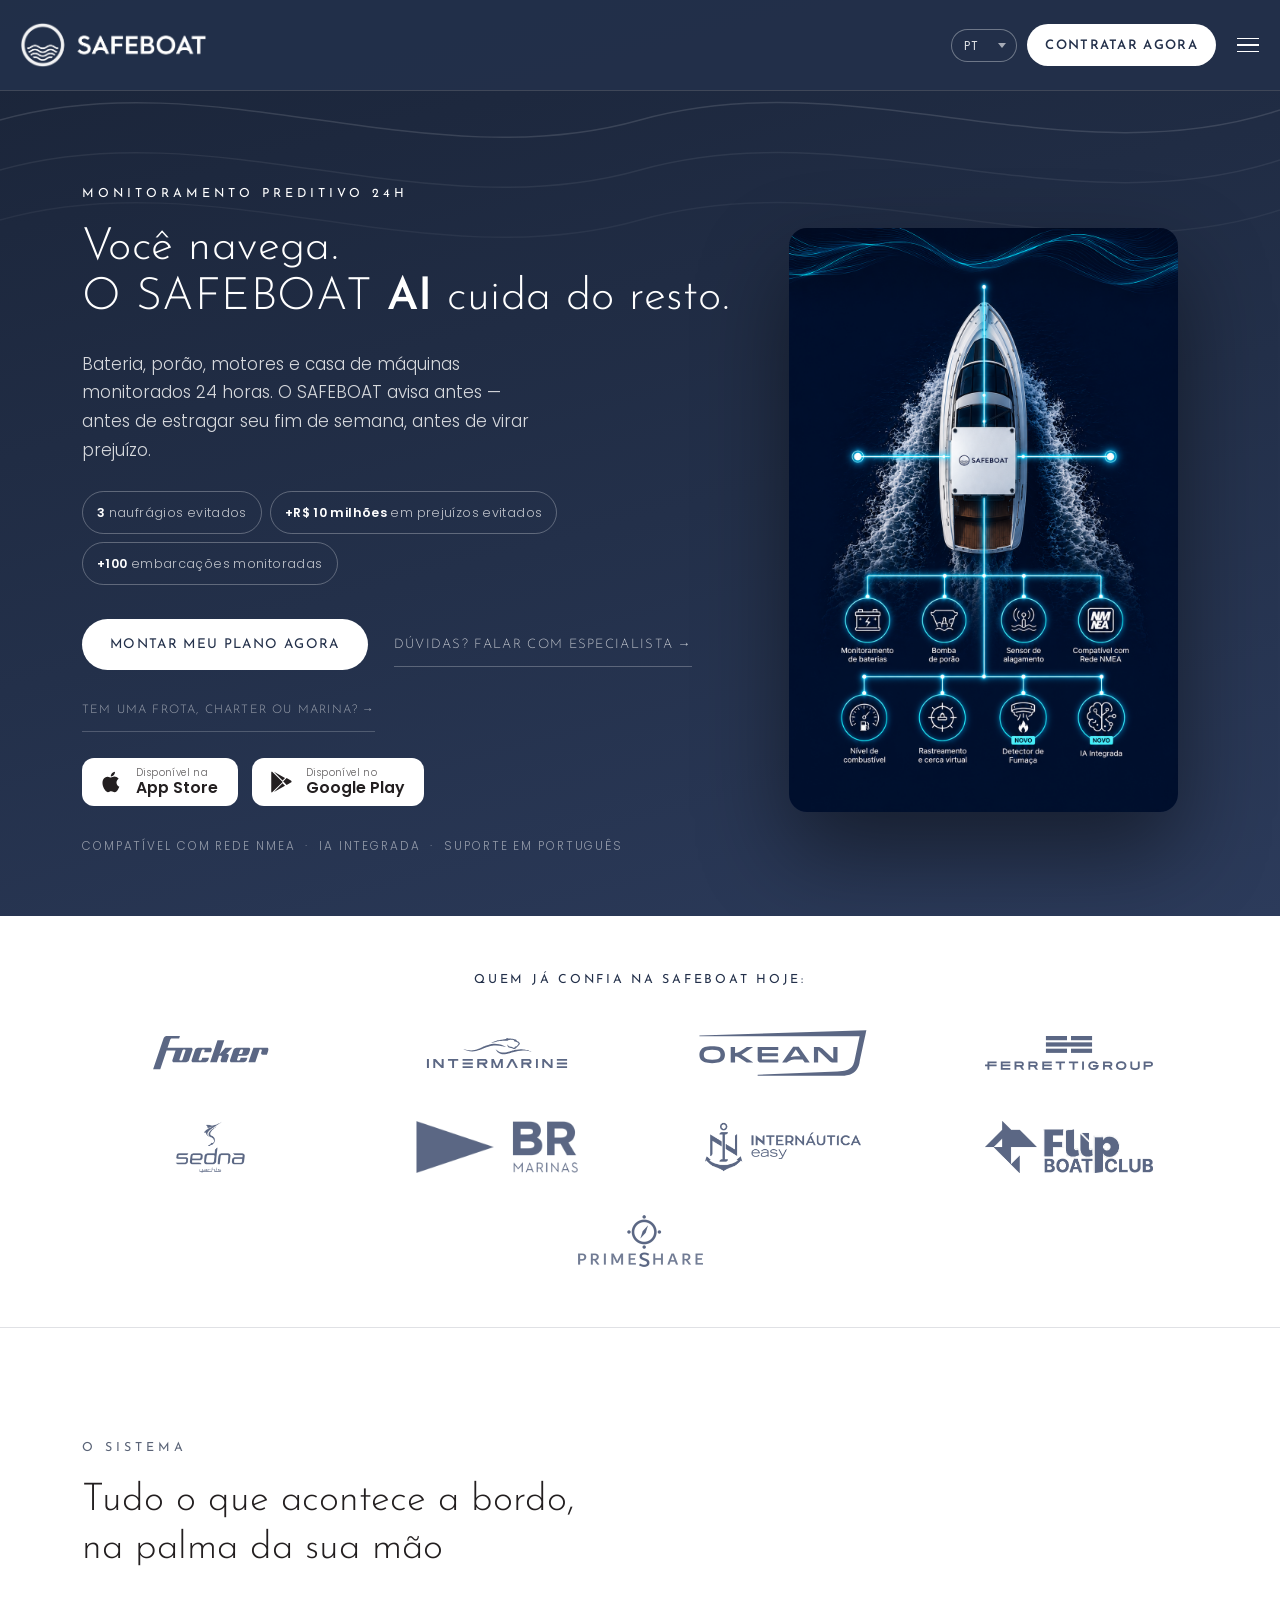
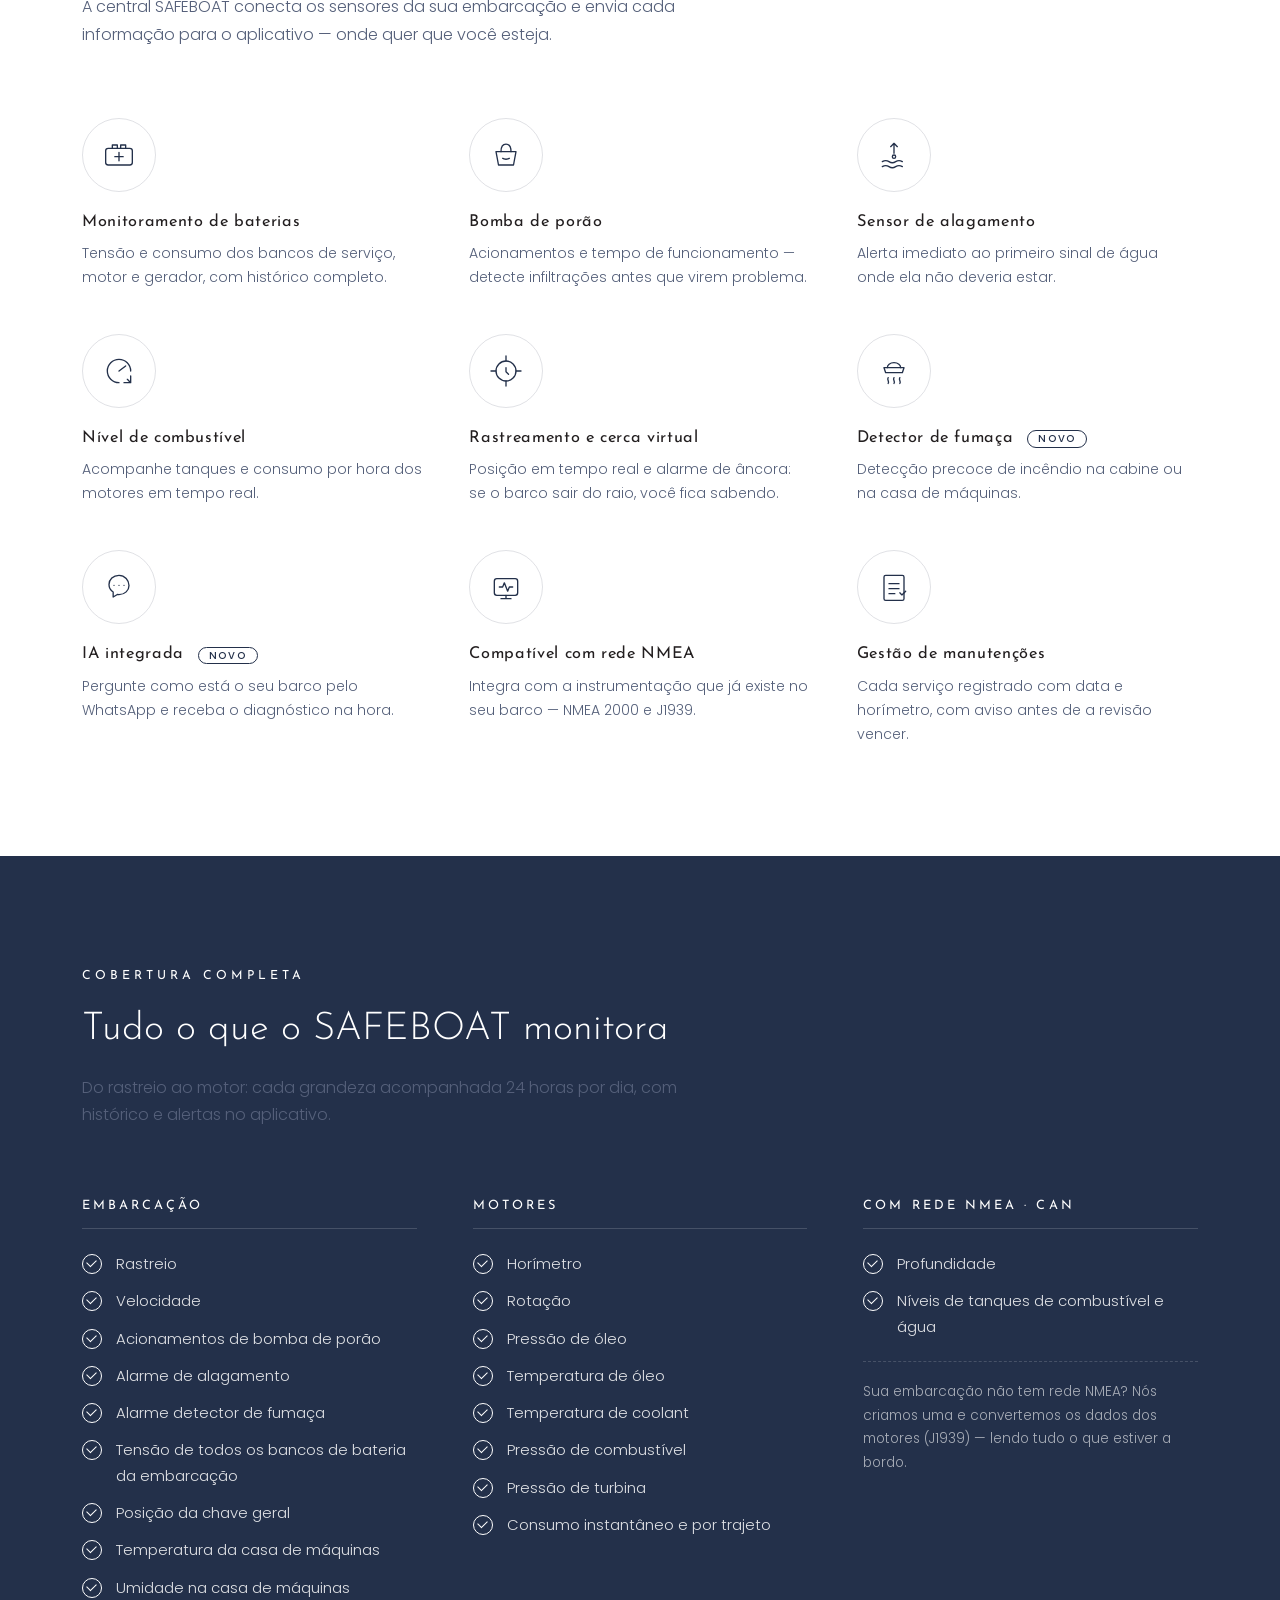
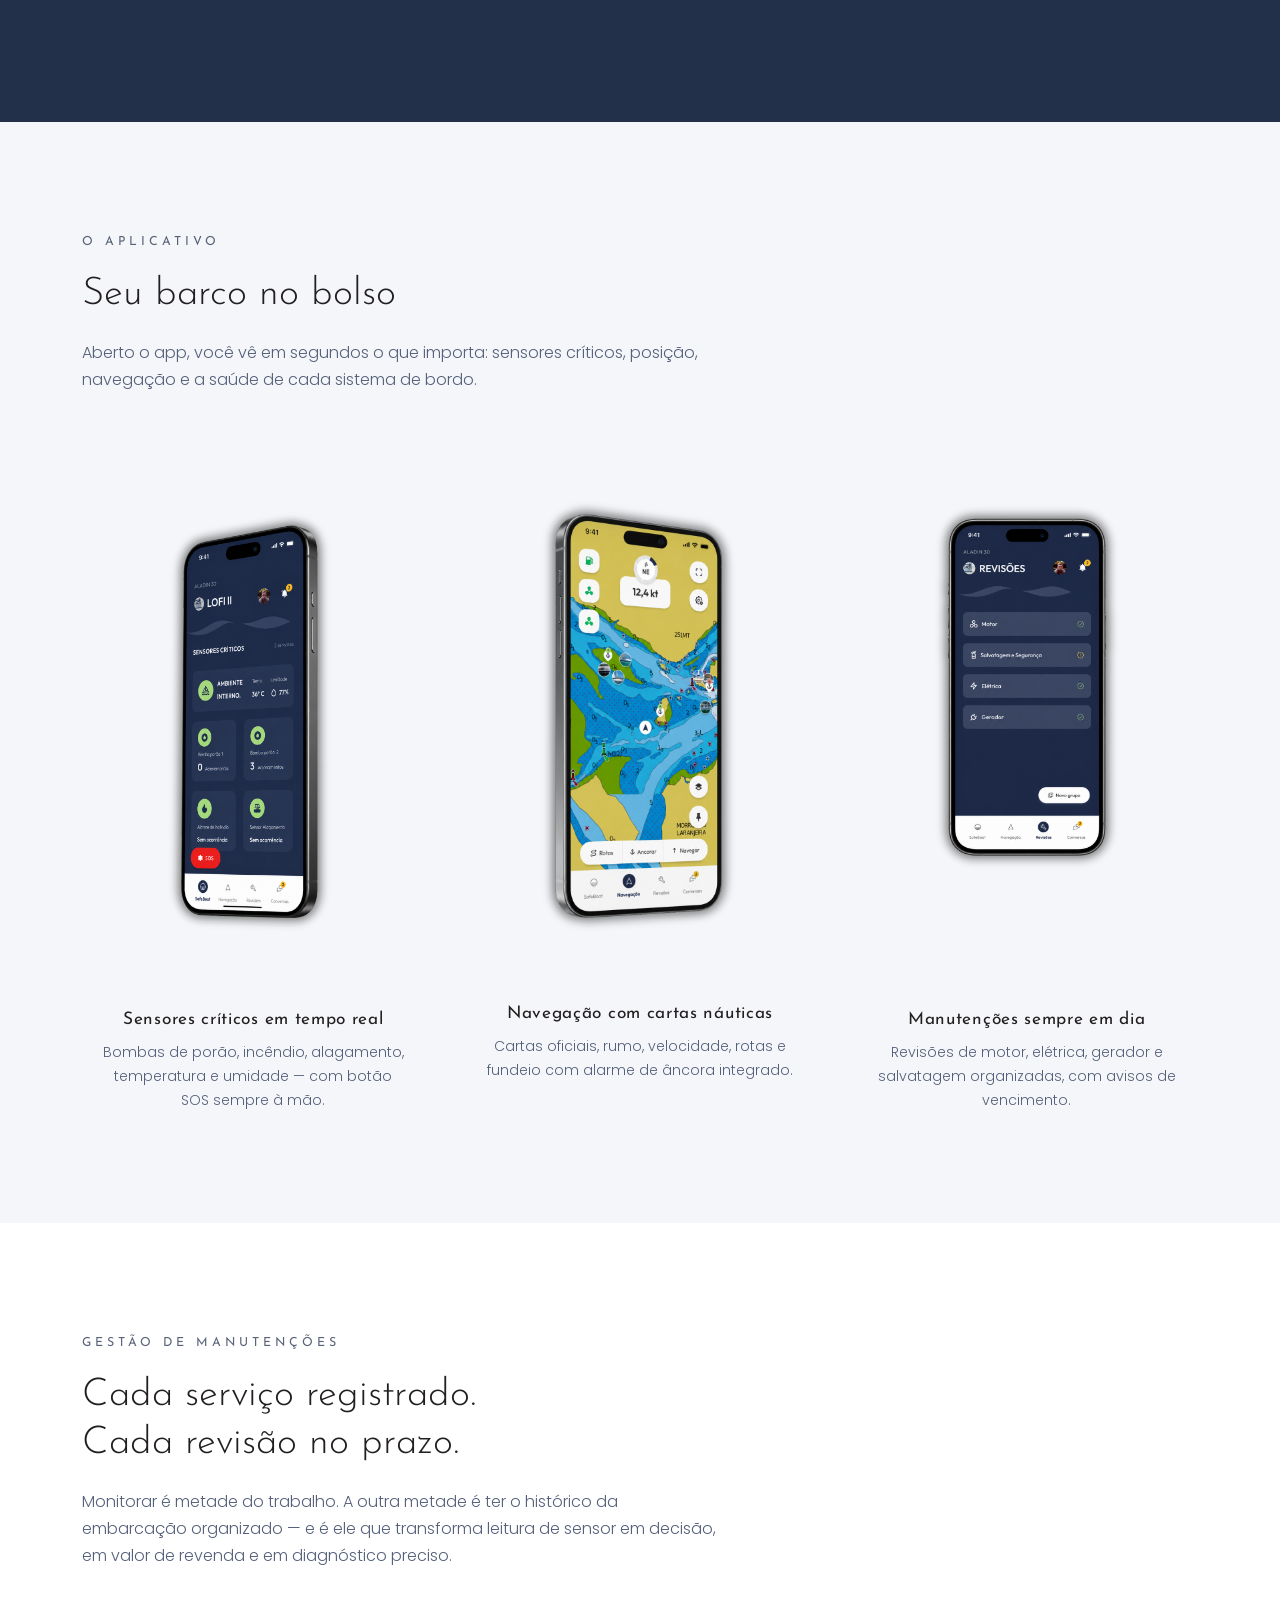
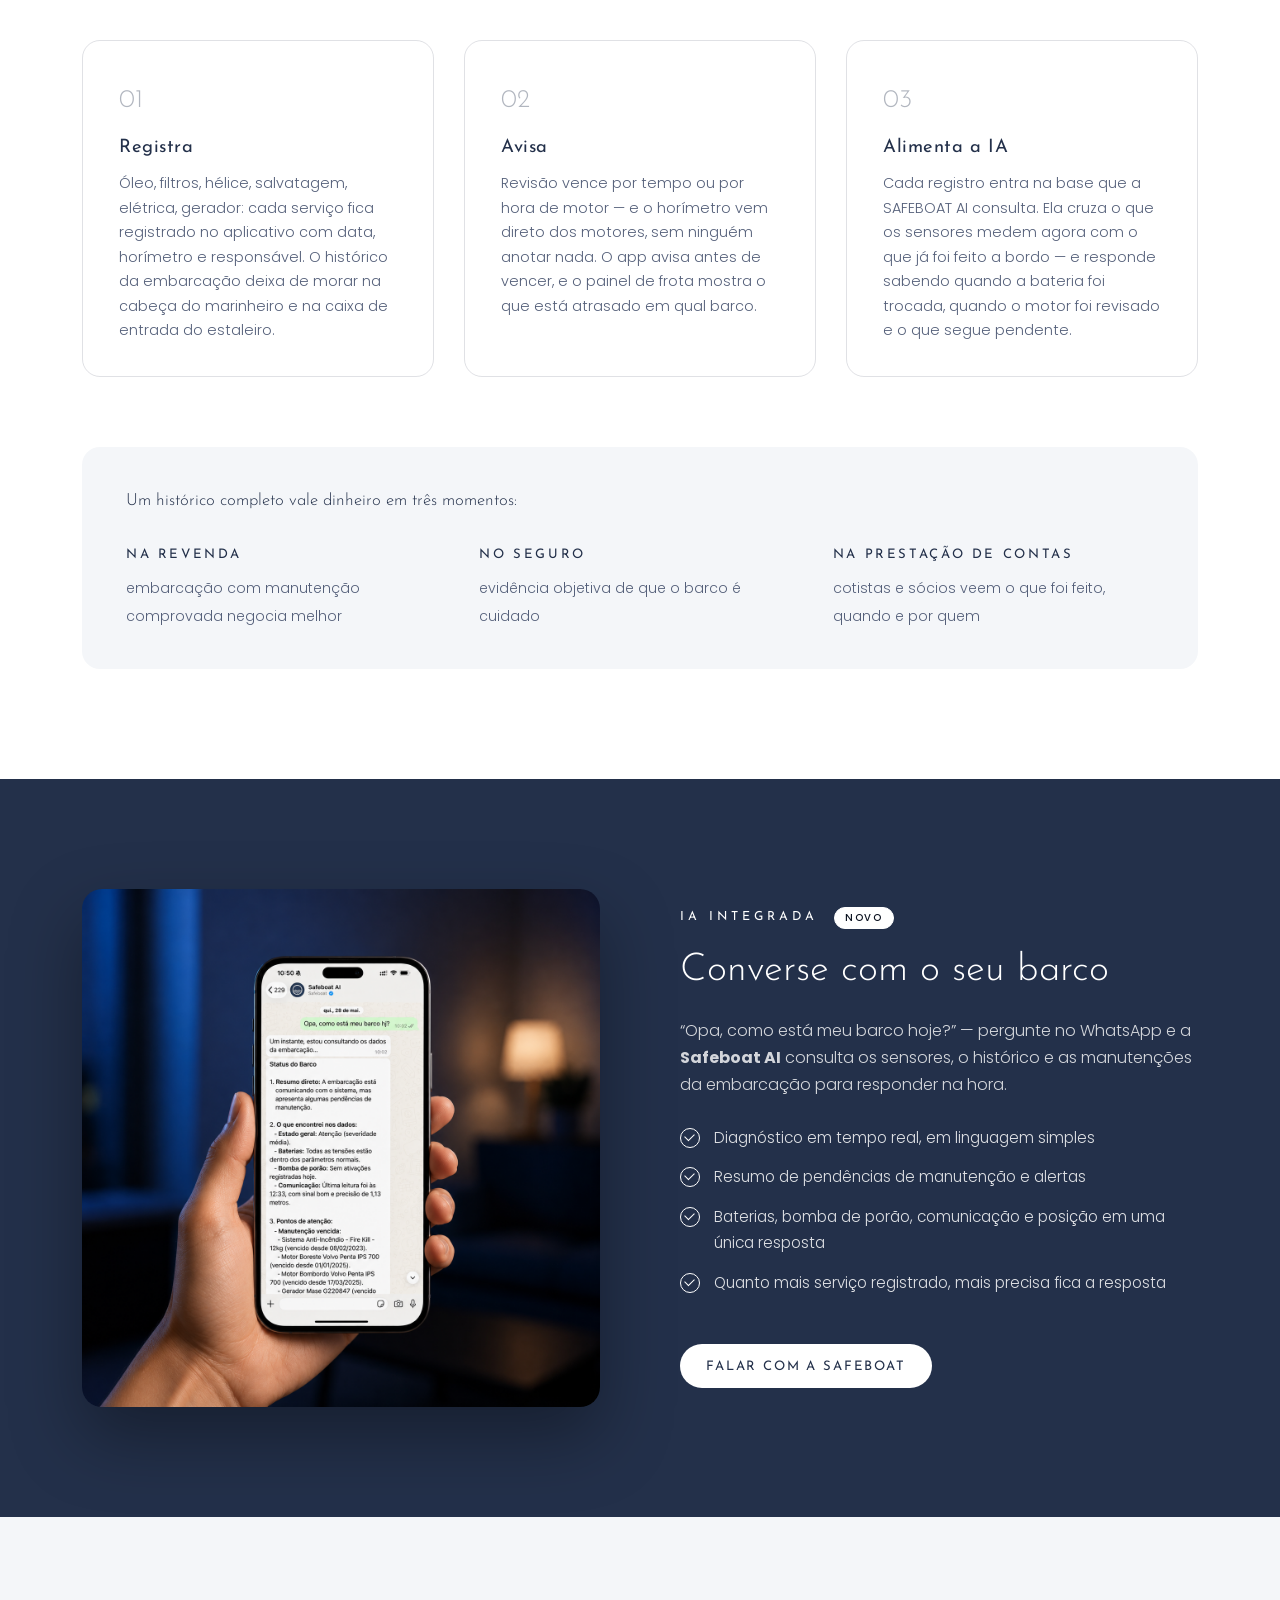
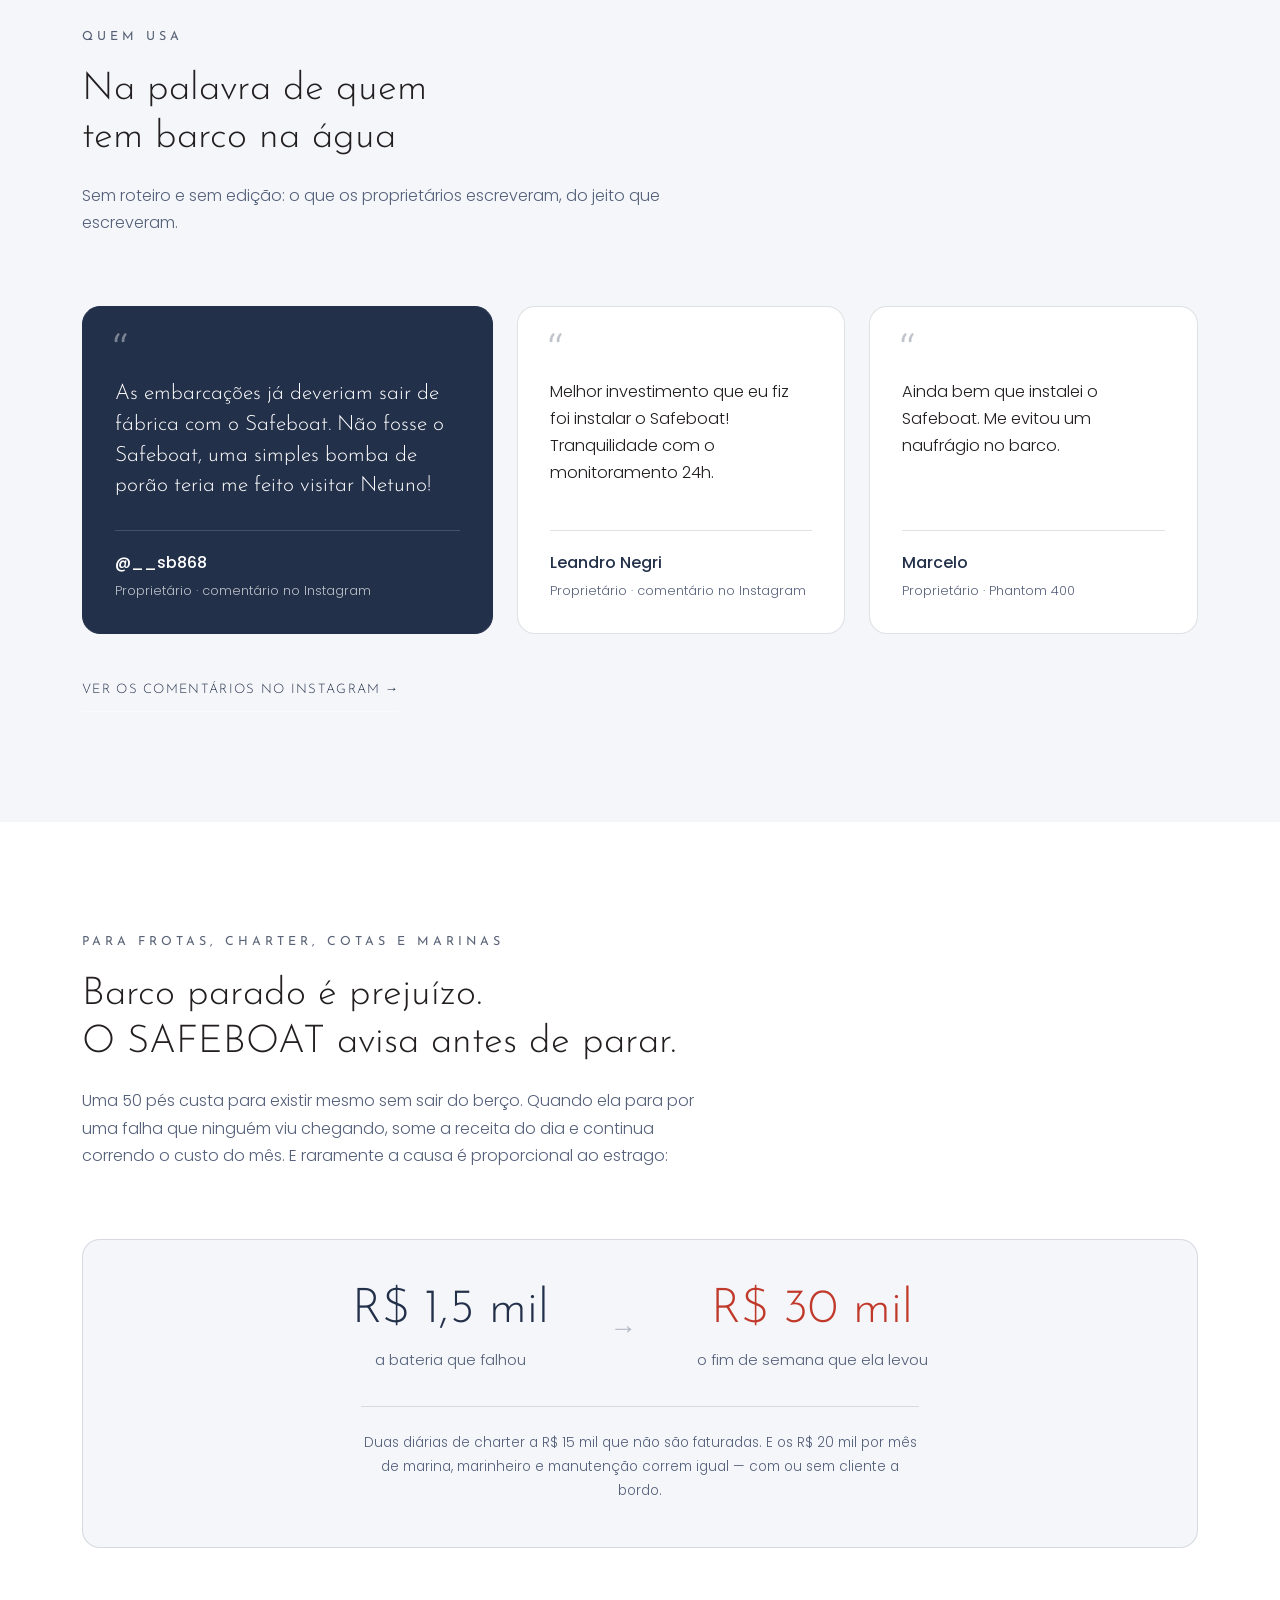
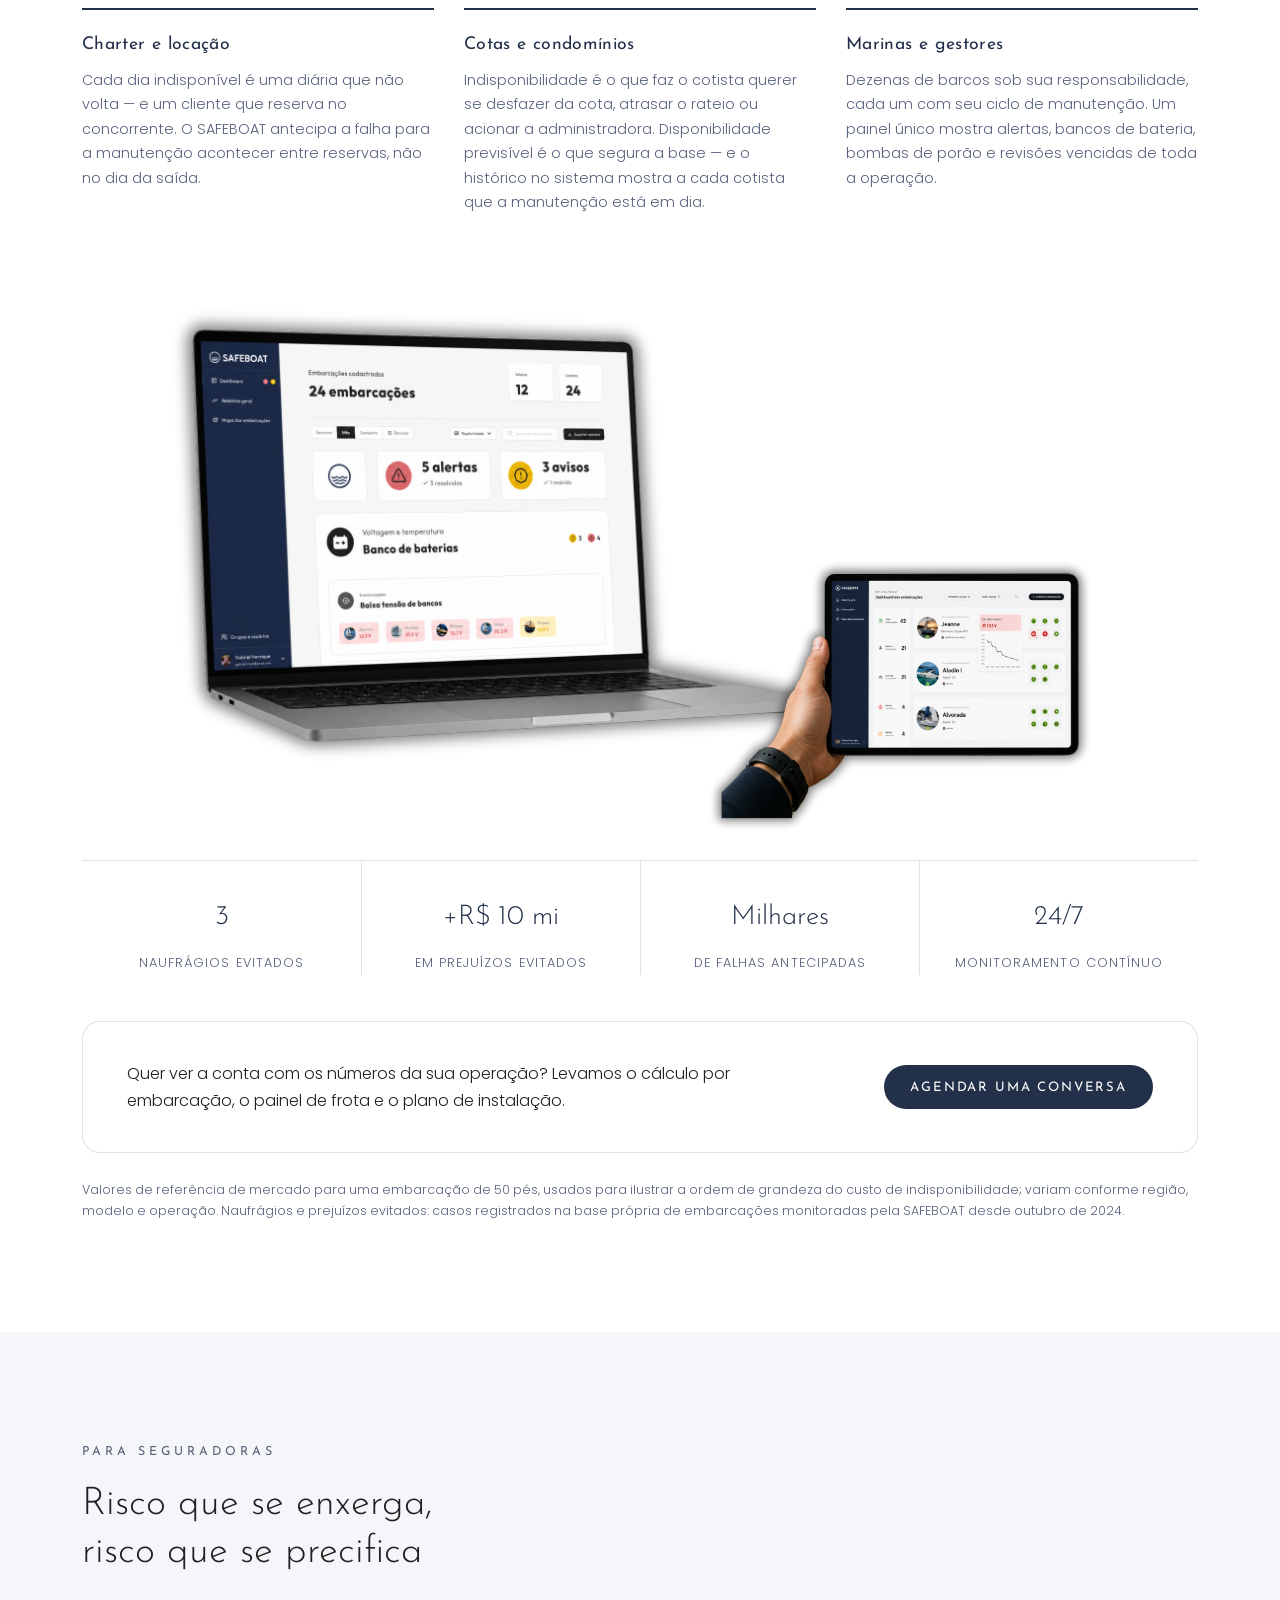
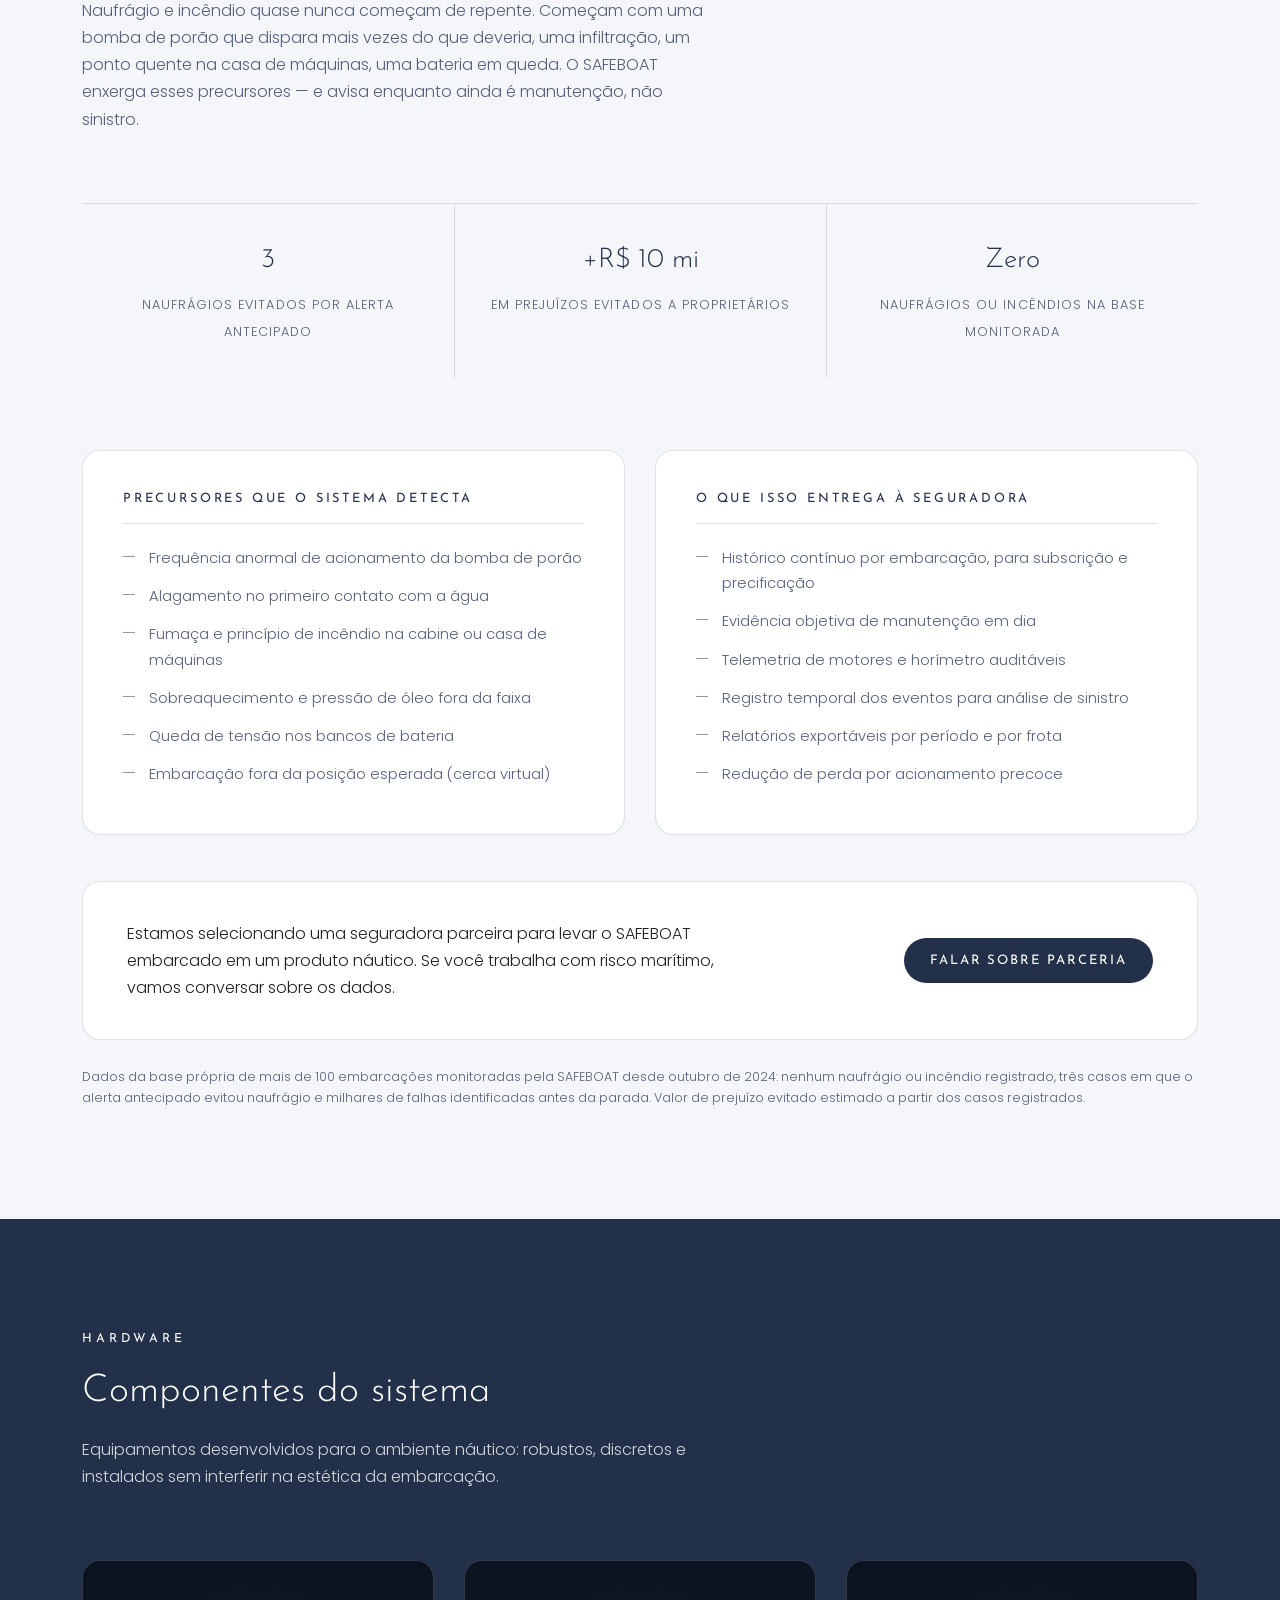
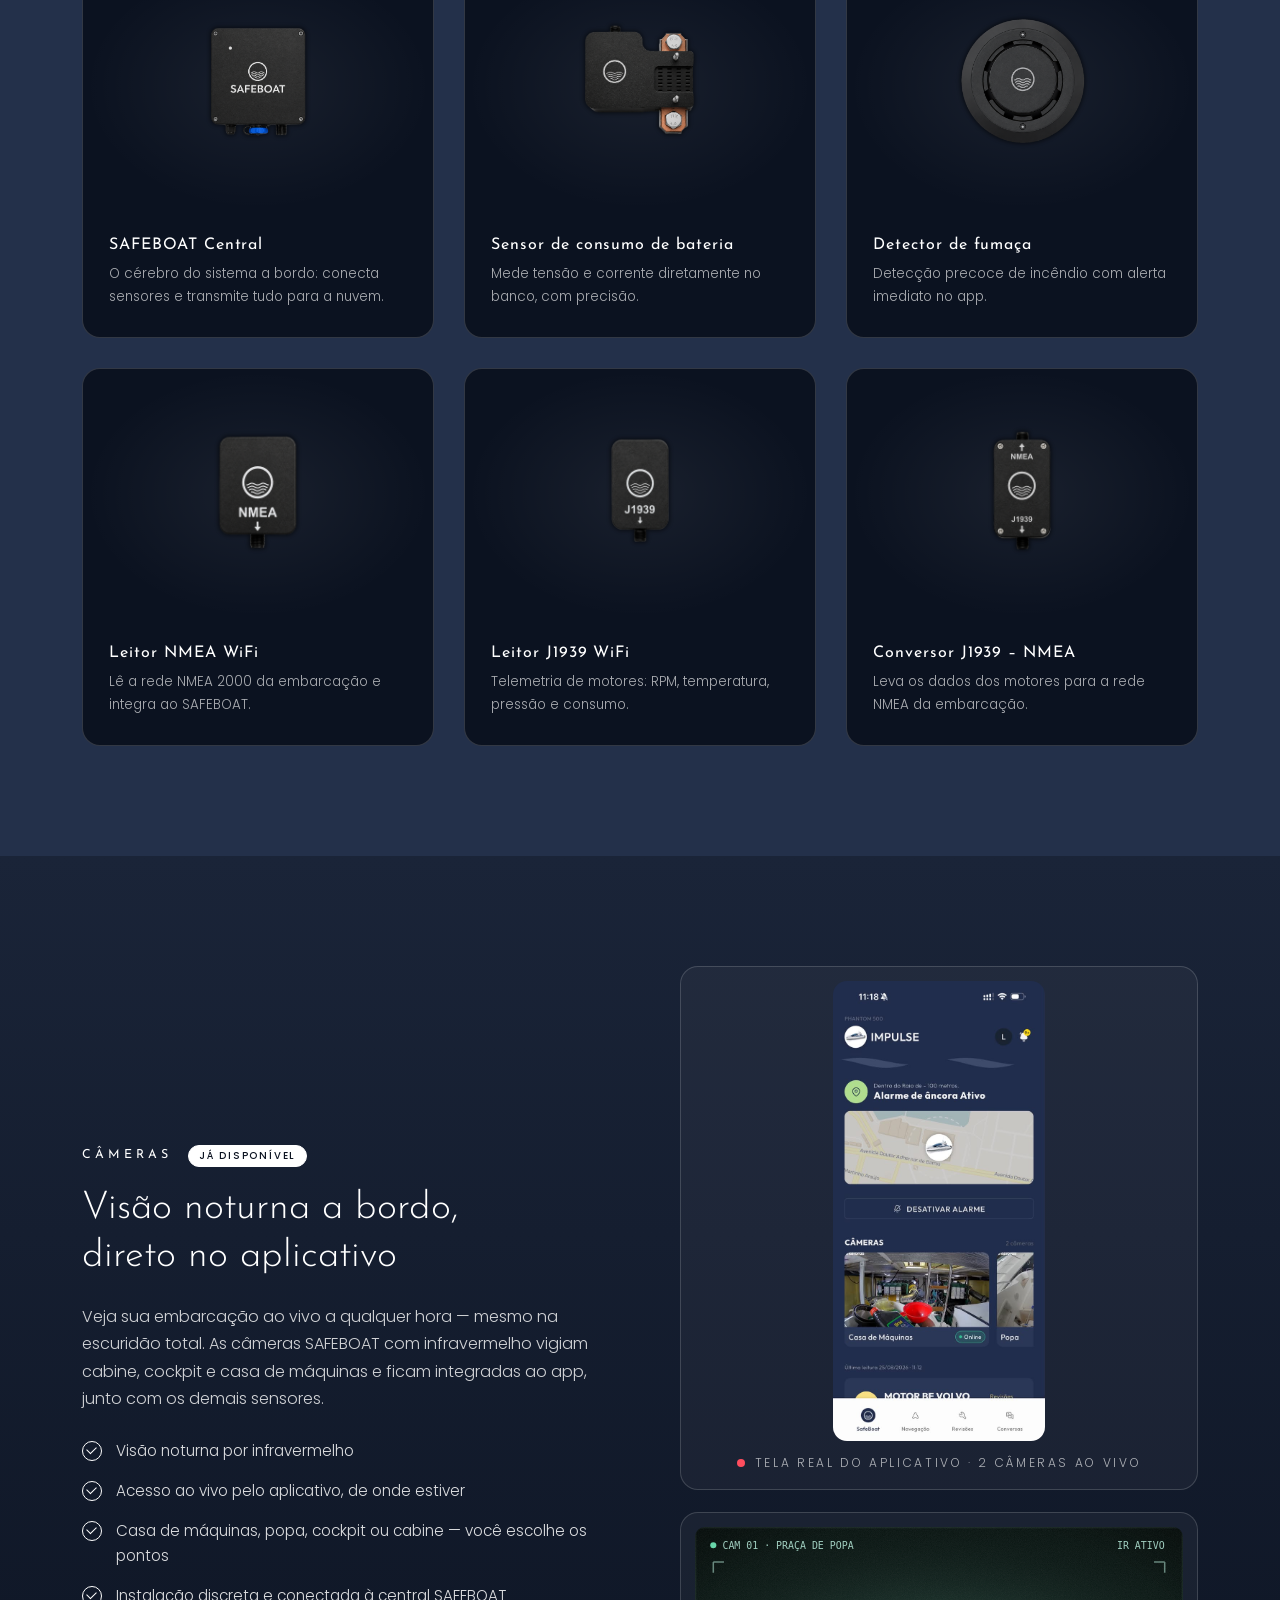
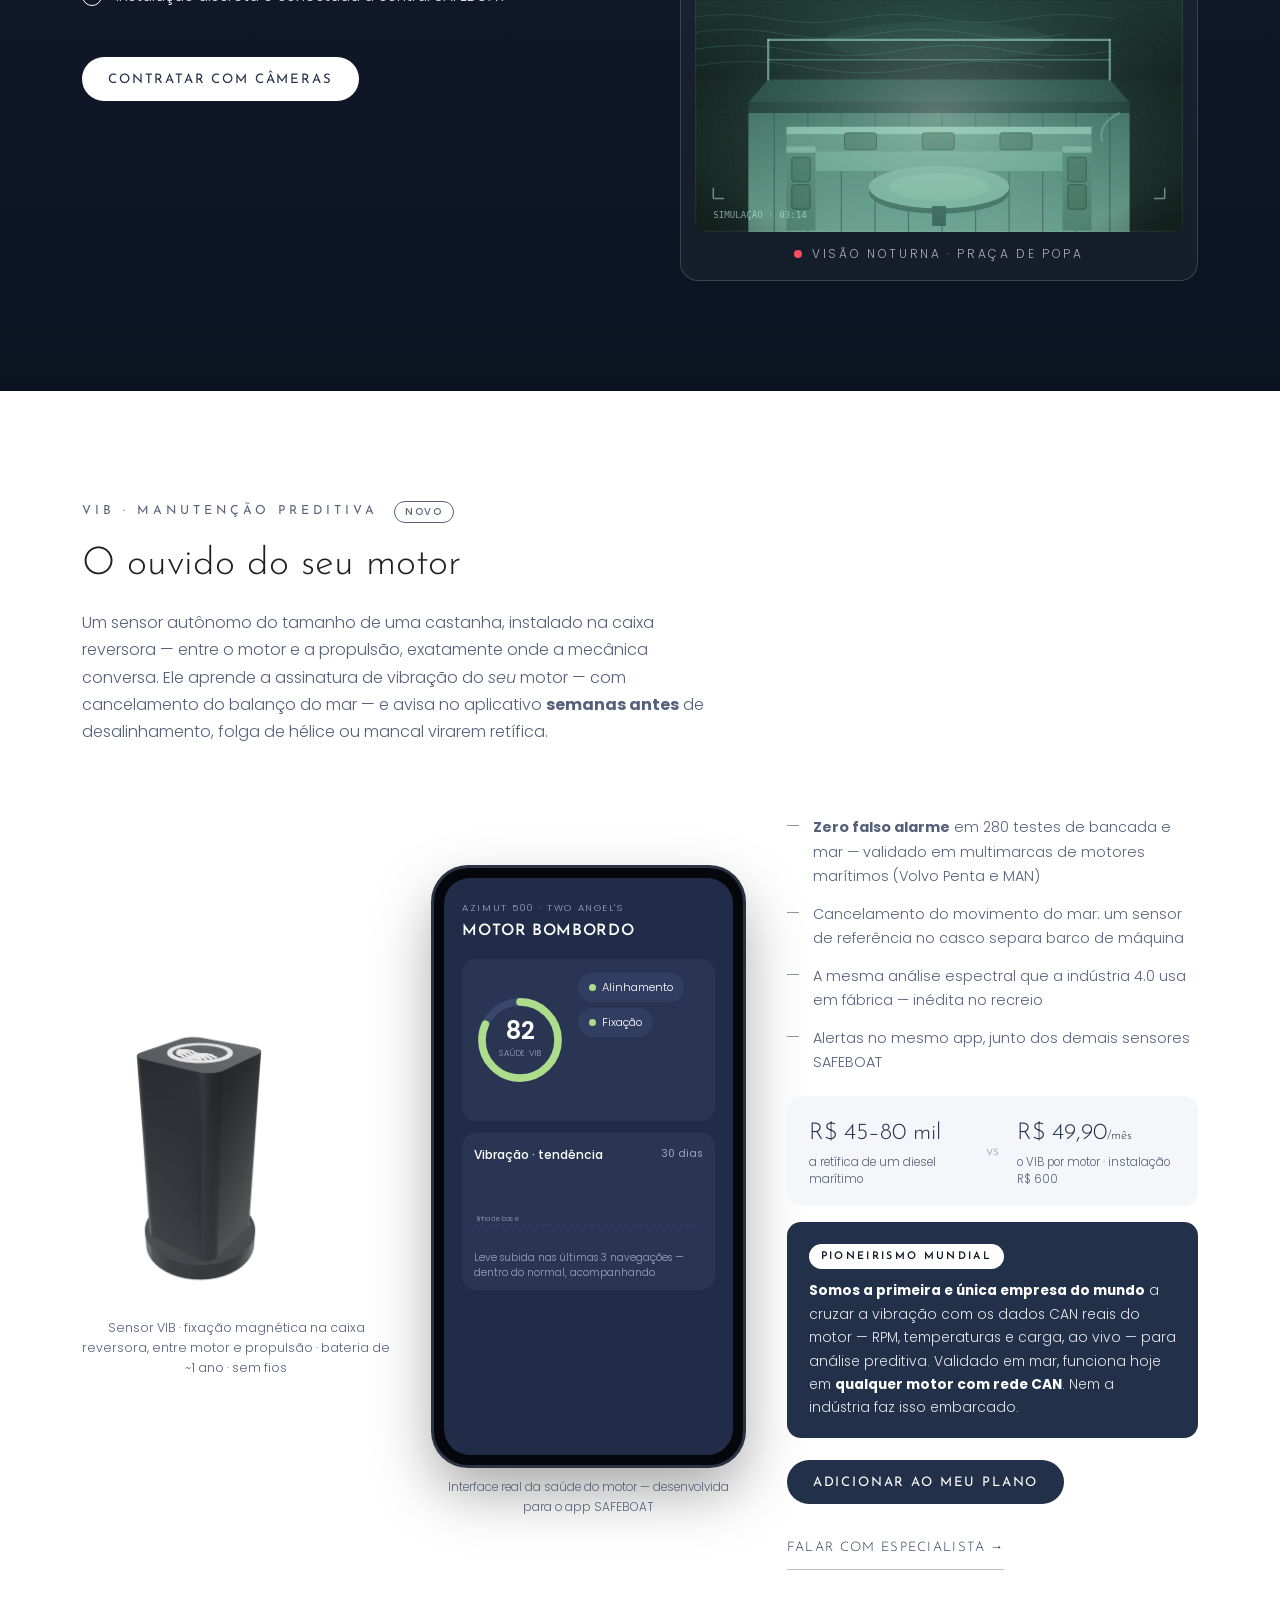
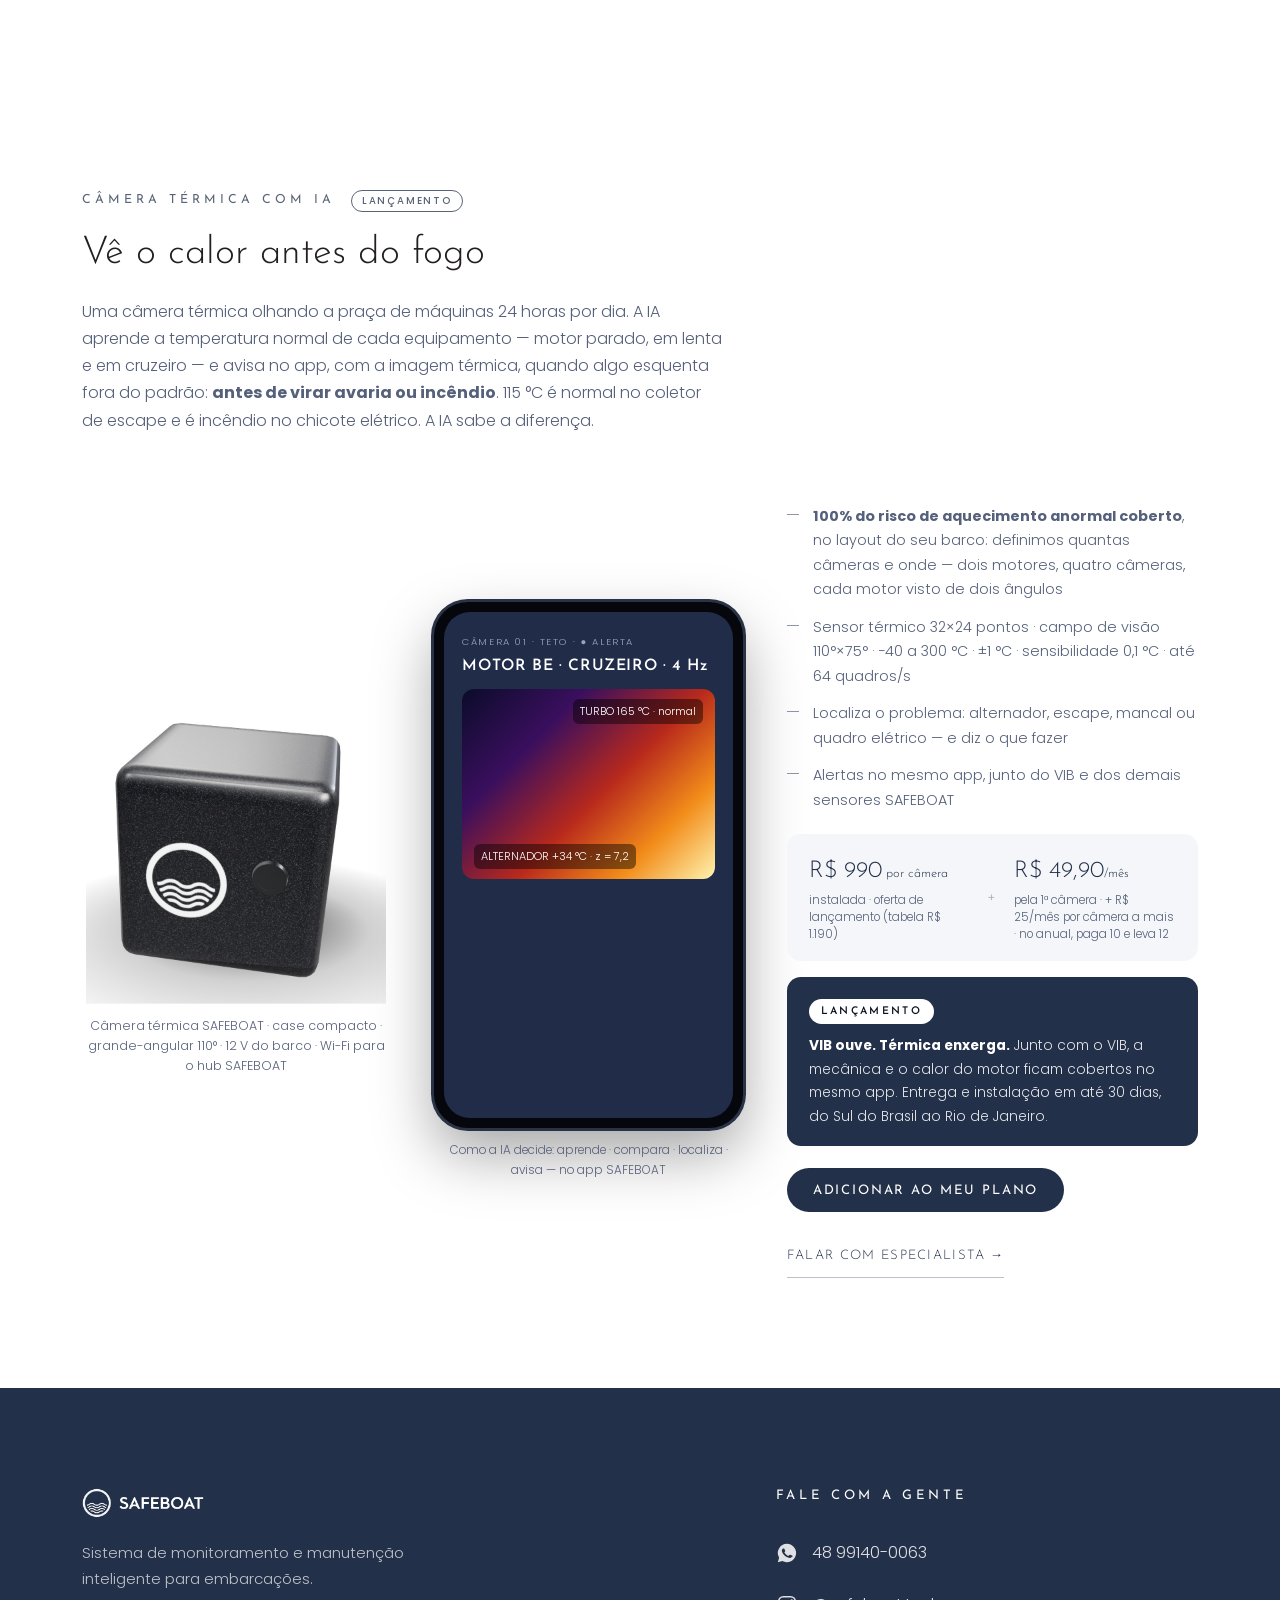
<file: index.html>
<!DOCTYPE html>
<html lang="pt-BR">
<head>
  <meta charset="UTF-8">
  <meta name="viewport" content="width=device-width, initial-scale=1.0">
  <title>SAFEBOAT — Sistema de monitoramento e manutenção inteligente para embarcações</title>
  <meta name="description" content="Você navega, o SAFEBOAT AI cuida do resto. Monitoramento preditivo 24h de bateria, porão, motores e casa de máquinas, com alertas em tempo real e IA integrada — para embarcações, frotas e marinas.">
  <link rel="icon" type="image/png" href="img/logo.png">
  <!-- Pré-visualização de link (WhatsApp, LinkedIn, Facebook, iMessage).
       A URL da imagem precisa ser absoluta: com caminho relativo nenhuma
       dessas redes carrega a miniatura. -->
  <meta property="og:type" content="website">
  <meta property="og:site_name" content="SAFEBOAT">
  <meta property="og:locale" content="pt_BR">
  <meta property="og:url" content="https://safeboat.tech/">
  <meta property="og:title" content="SAFEBOAT — Você navega. O SAFEBOAT AI cuida do resto.">
  <meta property="og:description" content="Monitoramento preditivo 24h a bordo: 3 naufrágios evitados, mais de R$ 10 milhões em prejuízos evitados e mais de 100 embarcações monitoradas.">
  <meta property="og:image" content="https://safeboat.tech/img/og-safeboat.png">
  <meta property="og:image:width" content="1200">
  <meta property="og:image:height" content="1200">
  <meta property="og:image:alt" content="SAFEBOAT">
  <meta name="twitter:card" content="summary">
  <meta name="twitter:title" content="SAFEBOAT — Você navega. O SAFEBOAT AI cuida do resto.">
  <meta name="twitter:description" content="Monitoramento preditivo 24h a bordo: 3 naufrágios evitados, mais de R$ 10 milhões em prejuízos evitados e mais de 100 embarcações monitoradas.">
  <meta name="twitter:image" content="https://safeboat.tech/img/og-safeboat.png">
  <link rel="preconnect" href="https://fonts.googleapis.com">
  <link rel="preconnect" href="https://fonts.gstatic.com" crossorigin>
  <link href="https://fonts.googleapis.com/css2?family=Josefin+Sans:wght@300;400;600&family=Poppins:wght@300;400;500;600&display=swap" rel="stylesheet">
  <link rel="stylesheet" href="styles.css">
  <script src="i18n.js" defer></script>
</head>
<body>

<!-- ══════════ HEADER ══════════ -->
<header id="topo">
  <div class="contentor barra">
    <a href="#inicio" class="marca" aria-label="SAFEBOAT — início">
      <img src="img/logo-branco.png" alt="SAFEBOAT">
    </a>
    <nav id="menu" aria-label="Navegação principal">
      <a href="#sistema">O Sistema</a>
      <a href="#monitoramento">Monitoramento</a>
      <a href="#app">Aplicativo</a>
      <a href="#frotas">Frotas</a>
      <a href="#seguradoras">Seguradoras</a>
      <a href="#cameras">Câmeras</a>
      <a href="#vib">VIB</a>
      <a href="#termica">Térmica</a>
    </nav>
    <div class="barra-acoes">
      <a class="botao botao-contratar" href="contratar.html#montar"><span class="ct-longo">Contratar agora</span><span class="ct-curto">Contratar</span></a>
      <button id="hamburguer" aria-label="Abrir menu" aria-expanded="false"><span></span><span></span><span></span></button>
    </div>
  </div>
</header>

<!-- ══════════ HERO ══════════ -->
<section class="hero" id="inicio">
  <div class="hero-ondas" aria-hidden="true">
    <svg viewBox="0 0 1440 320" preserveAspectRatio="none">
      <path d="M0,120 C240,60 480,180 720,120 C960,60 1200,180 1440,110" fill="none" stroke="rgba(255,255,255,.14)" stroke-width="1.5"/>
      <path d="M0,170 C240,110 480,230 720,170 C960,110 1200,230 1440,160" fill="none" stroke="rgba(255,255,255,.08)" stroke-width="1.5"/>
      <path d="M0,220 C240,160 480,280 720,220 C960,160 1200,280 1440,210" fill="none" stroke="rgba(255,255,255,.06)" stroke-width="1.5"/>
    </svg>
  </div>
  <div class="contentor hero-grade">
    <div class="hero-texto revela">
      <div class="bf-faixa-home" id="bfFaixaHome" hidden><b>Black Friday SAFEBOAT · até 30/11.</b> No plano anual, a ativação do kit e a instalação são por nossa conta: você economiza a partir de R$ 2.100. Vale para os 15 primeiros barcos. <a href="contratar.html#montar">Montar meu plano</a></div>
      <p class="olho">Monitoramento preditivo 24h</p>
      <h1>Você navega.<br>O SAFEBOAT <em>AI</em> cuida do resto.</h1>
      <p class="hero-sub">Bateria, porão, motores e casa de máquinas monitorados 24&nbsp;horas. O SAFEBOAT avisa antes — antes de estragar seu fim de semana, antes de virar prejuízo.</p>
      <div class="hero-prova">
        <span class="hp"><strong data-contar="3">3</strong> naufrágios evitados</span>
        <span class="hp-sep">·</span>
        <span class="hp"><strong data-contar="10" data-antes="+R$ " data-depois=" milhões">+R$ 10 milhões</strong> em prejuízos evitados</span>
        <span class="hp-sep">·</span>
        <span class="hp"><strong data-contar="100" data-antes="+">+100</strong> embarcações monitoradas</span>
      </div>
      <div class="hero-acoes">
        <a class="botao botao-claro botao-hero" href="contratar.html#montar">Montar meu plano agora</a>
        <a class="hero-frotas" href="https://wa.me/5548991400063?text=Ol%C3%A1!%20Tenho%20uma%20d%C3%BAvida%20sobre%20o%20SAFEBOAT." target="_blank" rel="noopener">Dúvidas? Falar com especialista <span aria-hidden="true">→</span></a>
      </div>
      <p class="hero-frota-linha"><a class="hero-frotas" href="#frotas">Tem uma frota, charter ou marina? <span aria-hidden="true">→</span></a></p>
      <div class="hero-cta">
        <a class="loja" href="https://apps.apple.com/br/app/navalcare-safeboat/id6673917850" target="_blank" rel="noopener" aria-label="Baixar na App Store">
          <svg viewBox="0 0 24 24" aria-hidden="true"><path d="M17.05 12.54c-.03-2.4 1.96-3.55 2.05-3.61-1.12-1.63-2.86-1.86-3.47-1.88-1.47-.15-2.88.87-3.63.87-.75 0-1.9-.85-3.13-.83-1.61.02-3.1.94-3.93 2.38-1.68 2.9-.43 7.2 1.2 9.55.8 1.15 1.75 2.44 3 2.4 1.2-.05 1.66-.78 3.12-.78 1.46 0 1.87.78 3.14.75 1.3-.02 2.12-1.17 2.91-2.33.92-1.33 1.3-2.63 1.32-2.7-.03-.01-2.53-.97-2.56-3.82zM14.66 5.5c.66-.8 1.1-1.9.98-3-.95.04-2.1.63-2.78 1.43-.61.7-1.15 1.83-1 2.9 1.05.08 2.13-.53 2.8-1.33z"/></svg>
          <span><small>Disponível na</small><strong>App Store</strong></span>
        </a>
        <a class="loja" href="https://play.google.com/store/apps/details?id=com.navalcare.safeboat" target="_blank" rel="noopener" aria-label="Baixar no Google Play">
          <svg viewBox="0 0 24 24" aria-hidden="true"><path d="M3.6 2.2 13.5 12 3.6 21.8c-.37-.2-.6-.6-.6-1.1V3.3c0-.5.23-.9.6-1.1zm11 8.7 2.6-2.6 3.9 2.2c.9.5.9 1.5 0 2l-3.9 2.2-2.6-2.6-.6-.6.6-.6zm-1.2 2.3 2.3 2.3-10.2 5.8 7.9-8.1zm2.3-4.9-2.3 2.3-7.9-8.1 10.2 5.8z"/></svg>
          <span><small>Disponível no</small><strong>Google Play</strong></span>
        </a>
      </div>
      <p class="hero-selo">Compatível com rede NMEA &nbsp;·&nbsp; IA integrada &nbsp;·&nbsp; Suporte em português</p>
    </div>
    <div class="hero-visual revela">
      <img src="img/hero-banner.png" alt="Embarcação vista de cima com a central SAFEBOAT conectada aos sensores de bordo" loading="eager">
    </div>
  </div>
</section>

<!-- ══════════ PARCEIROS ══════════ -->
<section class="parceiros" id="parceiros" aria-label="Parceiros da SAFEBOAT">
  <div class="contentor">
    <p class="olho parceiros-olho revela">Quem já confia na SAFEBOAT hoje:</p>
    <ul class="parceiros-grade revela">
      <li><img src="img/parceiros/fibrafort.svg" alt="Fibrafort" loading="lazy"></li>
      <li><img src="img/parceiros/intermarine.svg" alt="Intermarine" loading="lazy"></li>
      <li><img class="pl-alto" src="img/parceiros/okean.svg" alt="Okean Yachts" loading="lazy"></li>
      <li><img src="img/parceiros/ferretti-group.svg" alt="Ferretti Group" loading="lazy"></li>
      <li><img class="pl-alto" src="img/parceiros/sedna-yachts.png" alt="Sedna Yachts" loading="lazy"></li>
      <li><img class="pl-alto" src="img/parceiros/br-marinas.png" alt="BR Marinas" loading="lazy"></li>
      <li><img class="pl-alto" src="img/parceiros/internautica-easy.png" alt="Internáutica Easy" loading="lazy"></li>
      <li><img class="pl-alto" src="img/parceiros/flip-boat-club.png" alt="Flip Boat Club" loading="lazy"></li>
      <li><img class="pl-alto" src="img/parceiros/prime-share.png" alt="Prime Share" loading="lazy"></li>
    </ul>
  </div>
</section>

<!-- ══════════ O SISTEMA ══════════ -->
<section class="secao" id="sistema">
  <div class="contentor">
    <div class="cabeca revela">
      <p class="olho">O sistema</p>
      <h2>Tudo o que acontece a bordo,<br>na palma da sua mão</h2>
      <p class="sub">A central SAFEBOAT conecta os sensores da sua embarcação e envia cada informação para o aplicativo — onde quer que você esteja.</p>
    </div>
    <div class="grade-recursos">
      <article class="recurso revela">
        <div class="recurso-icone"><svg viewBox="0 0 48 48"><rect x="8" y="16" width="32" height="20" rx="3"/><path d="M16 16v-4h6v4M26 16v-4h6v4M19 26h10M24 21v10"/></svg></div>
        <h3>Monitoramento de baterias</h3>
        <p>Tensão e consumo dos bancos de serviço, motor e gerador, com histórico completo.</p>
      </article>
      <article class="recurso revela">
        <div class="recurso-icone"><svg viewBox="0 0 48 48"><path d="M12 20h24l-3 16H15l-3-16z"/><path d="M18 20c0-6 2-9 6-9s6 3 6 9"/><path d="M20 28c1.5 1.5 6.5 1.5 8 0"/></svg></div>
        <h3>Bomba de porão</h3>
        <p>Acionamentos e tempo de funcionamento — detecte infiltrações antes que virem problema.</p>
      </article>
      <article class="recurso revela">
        <div class="recurso-icone"><svg viewBox="0 0 48 48"><path d="M10 32c3-2 5-2 8 0s5 2 8 0 5-2 8 0"/><path d="M10 38c3-2 5-2 8 0s5 2 8 0 5-2 8 0"/><path d="M24 10v12M24 10l-4 4M24 10l4 4"/><circle cx="24" cy="26" r="2"/></svg></div>
        <h3>Sensor de alagamento</h3>
        <p>Alerta imediato ao primeiro sinal de água onde ela não deveria estar.</p>
      </article>
      <article class="recurso revela">
        <div class="recurso-icone"><svg viewBox="0 0 48 48"><path d="M24 38a14 14 0 1 1 14-14"/><path d="M24 24l8-6"/><path d="M34 34l4 4M38 30v8h-8"/></svg></div>
        <h3>Nível de combustível</h3>
        <p>Acompanhe tanques e consumo por hora dos motores em tempo real.</p>
      </article>
      <article class="recurso revela">
        <div class="recurso-icone"><svg viewBox="0 0 48 48"><circle cx="24" cy="24" r="12"/><path d="M24 6v6M24 36v6M6 24h6M36 24h6"/><path d="M24 20v5l3 3"/></svg></div>
        <h3>Rastreamento e cerca virtual</h3>
        <p>Posição em tempo real e alarme de âncora: se o barco sair do raio, você fica sabendo.</p>
      </article>
      <article class="recurso revela">
        <div class="recurso-icone"><svg viewBox="0 0 48 48"><path d="M12 20h24l-2 6H14l-2-6z"/><path d="M16 20c0-3 3-6 8-6s8 3 8 6"/><path d="M24 32c-2 3 2 4 0 7M31 32c-2 3 2 4 0 7M17 32c-2 3 2 4 0 7"/></svg></div>
        <h3>Detector de fumaça <span class="etiqueta">novo</span></h3>
        <p>Detecção precoce de incêndio na cabine ou na casa de máquinas.</p>
      </article>
      <article class="recurso revela">
        <div class="recurso-icone"><svg viewBox="0 0 48 48"><path d="M24 10c-7 0-12 5-12 11 0 4 2 7 5 9v6l5-3c.7.1 1.3.1 2 .1 7 0 12-5 12-11S31 10 24 10z"/><path d="M18 22h.01M24 22h.01M30 22h.01" stroke-linecap="round"/></svg></div>
        <h3>IA integrada <span class="etiqueta">novo</span></h3>
        <p>Pergunte como está o seu barco pelo WhatsApp e receba o diagnóstico na hora.</p>
      </article>
      <article class="recurso revela">
        <div class="recurso-icone"><svg viewBox="0 0 48 48"><rect x="10" y="14" width="28" height="20" rx="3"/><path d="M16 24h4l2-5 4 10 2-5h4"/><path d="M18 38h12M24 34v4"/></svg></div>
        <h3>Compatível com rede NMEA</h3>
        <p>Integra com a instrumentação que já existe no seu barco — NMEA 2000 e J1939.</p>
      </article>
      <article class="recurso revela">
        <div class="recurso-icone"><svg viewBox="0 0 48 48"><path d="M14 10h20a2 2 0 0 1 2 2v26a2 2 0 0 1-2 2H14a2 2 0 0 1-2-2V12a2 2 0 0 1 2-2z"/><path d="M18 20h12M18 26h12M18 32h7"/><path d="M31 31l2.5 2.5L38 29"/></svg></div>
        <h3>Gestão de manutenções</h3>
        <p>Cada serviço registrado com data e horímetro, com aviso antes de a revisão vencer.</p>
      </article>
    </div>
  </div>
</section>

<!-- ══════════ MONITORAMENTO ══════════ -->
<section class="secao secao-navy" id="monitoramento">
  <div class="contentor">
    <div class="cabeca revela">
      <p class="olho olho-claro">Cobertura completa</p>
      <h2>Tudo o que o SAFEBOAT monitora</h2>
      <p class="sub">Do rastreio ao motor: cada grandeza acompanhada 24 horas por dia, com histórico e alertas no aplicativo.</p>
    </div>
    <div class="grade-monitora">
      <div class="monitora-grupo revela">
        <h3>Embarcação</h3>
        <ul class="lista-check">
          <li>Rastreio</li>
          <li>Velocidade</li>
          <li>Acionamentos de bomba de porão</li>
          <li>Alarme de alagamento</li>
          <li>Alarme detector de fumaça</li>
          <li>Tensão de todos os bancos de bateria da embarcação</li>
          <li>Posição da chave geral</li>
          <li>Temperatura da casa de máquinas</li>
          <li>Umidade na casa de máquinas</li>
        </ul>
      </div>
      <div class="monitora-grupo revela">
        <h3>Motores</h3>
        <ul class="lista-check">
          <li>Horímetro</li>
          <li>Rotação</li>
          <li>Pressão de óleo</li>
          <li>Temperatura de óleo</li>
          <li>Temperatura de coolant</li>
          <li>Pressão de combustível</li>
          <li>Pressão de turbina</li>
          <li>Consumo instantâneo e por trajeto</li>
        </ul>
      </div>
      <div class="monitora-grupo revela">
        <h3>Com rede NMEA · CAN</h3>
        <ul class="lista-check">
          <li>Profundidade</li>
          <li>Níveis de tanques de combustível e água</li>
        </ul>
        <p class="monitora-obs">Sua embarcação não tem rede NMEA? Nós criamos uma e convertemos os dados dos motores (J1939) — lendo tudo o que estiver a bordo.</p>
      </div>
    </div>
  </div>
</section>

<!-- ══════════ APLICATIVO ══════════ -->
<section class="secao secao-neblina" id="app">
  <div class="contentor">
    <div class="cabeca revela">
      <p class="olho">O aplicativo</p>
      <h2>Seu barco no bolso</h2>
      <p class="sub">Aberto o app, você vê em segundos o que importa: sensores críticos, posição, navegação e a saúde de cada sistema de bordo.</p>
    </div>
    <div class="grade-app">
      <figure class="app-item revela">
        <img src="img/app-sensores.png" alt="Tela do aplicativo SAFEBOAT com sensores críticos: ambiente interno, bombas de porão, alarme de incêndio e sensor de alagamento" loading="lazy">
        <figcaption>
          <h3>Sensores críticos em tempo real</h3>
          <p>Bombas de porão, incêndio, alagamento, temperatura e umidade — com botão SOS sempre à mão.</p>
        </figcaption>
      </figure>
      <figure class="app-item revela">
        <img src="img/app-navegacao.png" alt="Tela de navegação do aplicativo SAFEBOAT com carta náutica, velocidade e rotas" loading="lazy">
        <figcaption>
          <h3>Navegação com cartas náuticas</h3>
          <p>Cartas oficiais, rumo, velocidade, rotas e fundeio com alarme de âncora integrado.</p>
        </figcaption>
      </figure>
      <figure class="app-item revela">
        <img src="img/app-revisoes.png" alt="Tela de revisões do aplicativo SAFEBOAT com grupos de manutenção de motor, elétrica e gerador" loading="lazy">
        <figcaption>
          <h3>Manutenções sempre em dia</h3>
          <p>Revisões de motor, elétrica, gerador e salvatagem organizadas, com avisos de vencimento.</p>
        </figcaption>
      </figure>
    </div>
  </div>
</section>

<!-- ══════════ MANUTENÇÃO ══════════ -->
<section class="secao" id="manutencao">
  <div class="contentor">
    <div class="cabeca revela">
      <p class="olho">Gestão de manutenções</p>
      <h2>Cada serviço registrado.<br>Cada revisão no prazo.</h2>
      <p class="sub">Monitorar é metade do trabalho. A outra metade é ter o histórico da embarcação organizado — e é ele que transforma leitura de sensor em decisão, em valor de revenda e em diagnóstico preciso.</p>
    </div>

    <div class="ciclo-grade">
      <article class="ciclo revela">
        <span class="ciclo-num">01</span>
        <h3>Registra</h3>
        <p>Óleo, filtros, hélice, salvatagem, elétrica, gerador: cada serviço fica registrado no aplicativo com data, horímetro e responsável. O histórico da embarcação deixa de morar na cabeça do marinheiro e na caixa de entrada do estaleiro.</p>
      </article>
      <article class="ciclo revela">
        <span class="ciclo-num">02</span>
        <h3>Avisa</h3>
        <p>Revisão vence por tempo ou por hora de motor — e o horímetro vem direto dos motores, sem ninguém anotar nada. O app avisa antes de vencer, e o painel de frota mostra o que está atrasado em qual barco.</p>
      </article>
      <article class="ciclo revela">
        <span class="ciclo-num">03</span>
        <h3>Alimenta a IA</h3>
        <p>Cada registro entra na base que a SAFEBOAT&nbsp;AI consulta. Ela cruza o que os sensores medem agora com o que já foi feito a bordo — e responde sabendo quando a bateria foi trocada, quando o motor foi revisado e o que segue pendente.</p>
      </article>
    </div>

    <div class="historico-faixa revela">
      <p class="historico-titulo">Um histórico completo vale dinheiro em três momentos:</p>
      <div class="historico-itens">
        <div><strong>Na revenda</strong><span>embarcação com manutenção comprovada negocia melhor</span></div>
        <div><strong>No seguro</strong><span>evidência objetiva de que o barco é cuidado</span></div>
        <div><strong>Na prestação de contas</strong><span>cotistas e sócios veem o que foi feito, quando e por quem</span></div>
      </div>
    </div>
  </div>
</section>

<!-- ══════════ IA ══════════ -->
<section class="secao secao-navy" id="ia">
  <div class="contentor duas-colunas">
    <div class="coluna-visual revela">
      <img class="foto-arredondada" src="img/app-ia-whatsapp.png" alt="Mão segurando celular com conversa no WhatsApp: a Safeboat AI responde como está o barco" loading="lazy">
    </div>
    <div class="coluna-texto revela">
      <p class="olho olho-claro">IA integrada <span class="etiqueta etiqueta-cheia">novo</span></p>
      <h2>Converse com o seu barco</h2>
      <p class="sub-claro">“Opa, como está meu barco hoje?” — pergunte no WhatsApp e a <strong>Safeboat&nbsp;AI</strong> consulta os sensores, o histórico e as manutenções da embarcação para responder na hora.</p>
      <ul class="lista-check">
        <li>Diagnóstico em tempo real, em linguagem simples</li>
        <li>Resumo de pendências de manutenção e alertas</li>
        <li>Baterias, bomba de porão, comunicação e posição em uma única resposta</li>
        <li>Quanto mais serviço registrado, mais precisa fica a resposta</li>
      </ul>
      <a class="botao botao-claro" href="https://wa.me/5548991400063" target="_blank" rel="noopener">Falar com a SAFEBOAT</a>
    </div>
  </div>
</section>

<!-- ══════════ DEPOIMENTOS ══════════ -->
<section class="secao secao-neblina" id="depoimentos">
  <div class="contentor">
    <div class="cabeca revela">
      <p class="olho">Quem usa</p>
      <h2>Na palavra de quem<br>tem barco na água</h2>
      <p class="sub">Sem roteiro e sem edição: o que os proprietários escreveram, do jeito que escreveram.</p>
    </div>
    <div class="depo-grade">
      <figure class="depo depo-destaque revela">
        <blockquote>As embarcações já deveriam sair de fábrica com o Safeboat. Não fosse o Safeboat, uma simples bomba de porão teria me feito visitar Netuno!</blockquote>
        <figcaption><strong>@__sb868</strong><span>Proprietário · comentário no Instagram</span></figcaption>
      </figure>
      <figure class="depo revela">
        <blockquote>Melhor investimento que eu fiz foi instalar o Safeboat! Tranquilidade com o monitoramento 24h.</blockquote>
        <figcaption><strong>Leandro Negri</strong><span>Proprietário · comentário no Instagram</span></figcaption>
      </figure>
      <figure class="depo revela">
        <blockquote>Ainda bem que instalei o Safeboat. Me evitou um naufrágio no barco.</blockquote>
        <figcaption><strong>Marcelo</strong><span>Proprietário · Phantom 400</span></figcaption>
      </figure>
    </div>
    <p class="depo-fonte revela"><a class="hero-frotas" href="https://www.instagram.com/reel/Dfho7QBDRcZ/" target="_blank" rel="noopener">Ver os comentários no Instagram <span aria-hidden="true">→</span></a></p>
  </div>
</section>

<!-- ══════════ FROTAS ══════════ -->
<section class="secao" id="frotas">
  <div class="contentor">
    <div class="cabeca revela">
      <p class="olho">Para frotas, charter, cotas e marinas</p>
      <h2>Barco parado é prejuízo.<br>O SAFEBOAT avisa antes de parar.</h2>
      <p class="sub">Uma 50 pés custa para existir mesmo sem sair do berço. Quando ela para por uma falha que ninguém viu chegando, some a receita do dia e continua correndo o custo do mês. E raramente a causa é proporcional ao estrago:</p>
    </div>

    <div class="conta-parada revela">
      <div class="conta-contraste">
        <div class="conta-item">
          <strong>R$ 1,5 mil</strong>
          <span>a bateria que falhou</span>
        </div>
        <div class="conta-seta" aria-hidden="true">→</div>
        <div class="conta-item conta-destaque">
          <strong>R$ 30 mil</strong>
          <span>o fim de semana que ela levou</span>
        </div>
      </div>
      <p class="conta-memoria">Duas diárias de charter a R$ 15 mil que não são faturadas. E os R$ 20 mil por mês de marina, marinheiro e manutenção correm igual — com ou sem cliente a bordo.</p>
    </div>

    <div class="perfis-grade">
      <article class="perfil revela">
        <h3>Charter e locação</h3>
        <p>Cada dia indisponível é uma diária que não volta — e um cliente que reserva no concorrente. O SAFEBOAT antecipa a falha para a manutenção acontecer entre reservas, não no dia da saída.</p>
      </article>
      <article class="perfil revela">
        <h3>Cotas e condomínios</h3>
        <p>Indisponibilidade é o que faz o cotista querer se desfazer da cota, atrasar o rateio ou acionar a administradora. Disponibilidade previsível é o que segura a base — e o histórico no sistema mostra a cada cotista que a manutenção está em dia.</p>
      </article>
      <article class="perfil revela">
        <h3>Marinas e gestores</h3>
        <p>Dezenas de barcos sob sua responsabilidade, cada um com seu ciclo de manutenção. Um painel único mostra alertas, bancos de bateria, bombas de porão e revisões vencidas de toda a operação.</p>
      </article>
    </div>

    <div class="frota-visuais">
      <img class="frota-laptop revela" src="img/dash-laptop.png" alt="Dashboard SAFEBOAT no notebook com embarcações cadastradas, alertas e banco de baterias" loading="lazy">
      <img class="frota-tablet revela" src="img/dash-tablet.png" alt="Dashboard SAFEBOAT no tablet com lista de embarcações e alertas de tensão" loading="lazy">
    </div>

    <div class="grade-kpi revela">
      <div class="kpi"><strong data-contar="3">3</strong><span>naufrágios evitados</span></div>
      <div class="kpi"><strong data-contar="10" data-antes="+R$ " data-depois=" mi">+R$ 10 mi</strong><span>em prejuízos evitados</span></div>
      <div class="kpi"><strong>Milhares</strong><span>de falhas antecipadas</span></div>
      <div class="kpi"><strong>24/7</strong><span>monitoramento contínuo</span></div>
    </div>

    <div class="seguro-convite revela">
      <p>Quer ver a conta com os números da sua operação? Levamos o cálculo por embarcação, o painel de frota e o plano de instalação.</p>
      <a class="botao botao-navy" href="https://wa.me/5548991400063?text=Ol%C3%A1!%20Tenho%20uma%20frota%2Fcharter%2Fcotas%20e%20quero%20agendar%20uma%20conversa%20sobre%20o%20SAFEBOAT." target="_blank" rel="noopener">Agendar uma conversa</a>
    </div>

    <p class="seguro-nota revela">Valores de referência de mercado para uma embarcação de 50 pés, usados para ilustrar a ordem de grandeza do custo de indisponibilidade; variam conforme região, modelo e operação. Naufrágios e prejuízos evitados: casos registrados na base própria de embarcações monitoradas pela SAFEBOAT desde outubro de 2024.</p>
  </div>
</section>

<!-- ══════════ SEGURADORAS ══════════ -->
<section class="secao secao-neblina" id="seguradoras">
  <div class="contentor">
    <div class="cabeca revela">
      <p class="olho">Para seguradoras</p>
      <h2>Risco que se enxerga,<br>risco que se precifica</h2>
      <p class="sub">Naufrágio e incêndio quase nunca começam de repente. Começam com uma bomba de porão que dispara mais vezes do que deveria, uma infiltração, um ponto quente na casa de máquinas, uma bateria em queda. O SAFEBOAT enxerga esses precursores — e avisa enquanto ainda é manutenção, não sinistro.</p>
    </div>

    <div class="grade-kpi kpi-seguro revela">
      <div class="kpi"><strong data-contar="3">3</strong><span>naufrágios evitados por alerta antecipado</span></div>
      <div class="kpi"><strong data-contar="10" data-antes="+R$ " data-depois=" mi">+R$ 10 mi</strong><span>em prejuízos evitados a proprietários</span></div>
      <div class="kpi"><strong>Zero</strong><span>naufrágios ou incêndios na base monitorada</span></div>
    </div>

    <div class="seguro-grade">
      <div class="seguro-bloco revela">
        <h3>Precursores que o sistema detecta</h3>
        <ul class="lista-marca">
          <li>Frequência anormal de acionamento da bomba de porão</li>
          <li>Alagamento no primeiro contato com a água</li>
          <li>Fumaça e princípio de incêndio na cabine ou casa de máquinas</li>
          <li>Sobreaquecimento e pressão de óleo fora da faixa</li>
          <li>Queda de tensão nos bancos de bateria</li>
          <li>Embarcação fora da posição esperada (cerca virtual)</li>
        </ul>
      </div>
      <div class="seguro-bloco revela">
        <h3>O que isso entrega à seguradora</h3>
        <ul class="lista-marca">
          <li>Histórico contínuo por embarcação, para subscrição e precificação</li>
          <li>Evidência objetiva de manutenção em dia</li>
          <li>Telemetria de motores e horímetro auditáveis</li>
          <li>Registro temporal dos eventos para análise de sinistro</li>
          <li>Relatórios exportáveis por período e por frota</li>
          <li>Redução de perda por acionamento precoce</li>
        </ul>
      </div>
    </div>

    <div class="seguro-convite revela">
      <p>Estamos selecionando uma seguradora parceira para levar o SAFEBOAT embarcado em um produto náutico. Se você trabalha com risco marítimo, vamos conversar sobre os dados.</p>
      <a class="botao botao-navy" href="https://wa.me/5548991400063?text=Ol%C3%A1!%20Sou%20de%20uma%20seguradora%20e%20quero%20conversar%20sobre%20parceria%20com%20a%20SAFEBOAT." target="_blank" rel="noopener">Falar sobre parceria</a>
    </div>

    <p class="seguro-nota revela">Dados da base própria de mais de 100 embarcações monitoradas pela SAFEBOAT desde outubro de 2024: nenhum naufrágio ou incêndio registrado, três casos em que o alerta antecipado evitou naufrágio e milhares de falhas identificadas antes da parada. Valor de prejuízo evitado estimado a partir dos casos registrados.</p>
  </div>
</section>

<!-- ══════════ COMPONENTES ══════════ -->
<section class="secao secao-navy" id="componentes">
  <div class="contentor">
    <div class="cabeca revela">
      <p class="olho olho-claro">Hardware</p>
      <h2>Componentes do sistema</h2>
      <p class="sub-claro">Equipamentos desenvolvidos para o ambiente náutico: robustos, discretos e instalados sem interferir na estética da embarcação.</p>
    </div>
    <div class="grade-hw">
      <figure class="hw revela">
        <img src="img/hw-central.png" alt="SAFEBOAT Central" loading="lazy">
        <figcaption><h3>SAFEBOAT Central</h3><p>O cérebro do sistema a bordo: conecta sensores e transmite tudo para a nuvem.</p></figcaption>
      </figure>
      <figure class="hw revela">
        <img src="img/hw-sensor-bateria.png" alt="Sensor de consumo de bateria" loading="lazy">
        <figcaption><h3>Sensor de consumo de bateria</h3><p>Mede tensão e corrente diretamente no banco, com precisão.</p></figcaption>
      </figure>
      <figure class="hw revela">
        <img src="img/hw-detector-fumaca.png" alt="Sensor detector de fumaça" loading="lazy">
        <figcaption><h3>Detector de fumaça</h3><p>Detecção precoce de incêndio com alerta imediato no app.</p></figcaption>
      </figure>
      <figure class="hw revela">
        <img src="img/hw-leitor-nmea.png" alt="Leitor NMEA WiFi" loading="lazy">
        <figcaption><h3>Leitor NMEA WiFi</h3><p>Lê a rede NMEA 2000 da embarcação e integra ao SAFEBOAT.</p></figcaption>
      </figure>
      <figure class="hw revela">
        <img src="img/hw-leitor-j1939.png" alt="Leitor J1939 WiFi" loading="lazy">
        <figcaption><h3>Leitor J1939 WiFi</h3><p>Telemetria de motores: RPM, temperatura, pressão e consumo.</p></figcaption>
      </figure>
      <figure class="hw revela">
        <img src="img/hw-conversor.png" alt="Conversor J1939 para NMEA" loading="lazy">
        <figcaption><h3>Conversor J1939 – NMEA</h3><p>Leva os dados dos motores para a rede NMEA da embarcação.</p></figcaption>
      </figure>
    </div>
  </div>
</section>

<!-- ══════════ CÂMERAS ══════════ -->
<section class="secao secao-noite" id="cameras">
  <div class="contentor duas-colunas">
    <div class="coluna-texto revela">
      <p class="olho olho-claro">Câmeras <span class="etiqueta etiqueta-disponivel">já disponível</span></p>
      <h2>Visão noturna a bordo,<br>direto no aplicativo</h2>
      <p class="sub-claro">Veja sua embarcação ao vivo a qualquer hora — mesmo na escuridão total. As câmeras SAFEBOAT com infravermelho vigiam cabine, cockpit e casa de máquinas e ficam integradas ao app, junto com os demais sensores.</p>
      <ul class="lista-check">
        <li>Visão noturna por infravermelho</li>
        <li>Acesso ao vivo pelo aplicativo, de onde estiver</li>
        <li>Casa de máquinas, popa, cockpit ou cabine — você escolhe os pontos</li>
        <li>Instalação discreta e conectada à central SAFEBOAT</li>
      </ul>
      <a class="botao botao-claro" href="contratar.html?cam=1#montar">Contratar com câmeras</a>
    </div>
    <div class="coluna-visual revela">
      <figure class="camera-cartao camera-app">
        <img src="img/app-cameras.jpg" alt="Tela real do aplicativo SAFEBOAT: duas câmeras ao vivo — casa de máquinas online e popa — com alarme de âncora ativo" loading="lazy">
        <figcaption class="camera-legenda"><span class="ponto"></span> Tela real do aplicativo · 2 câmeras ao vivo</figcaption>
      </figure>
      <!-- Ilustração de visão noturna (simulação) — trocar por captura IR real quando houver -->
      <figure class="camera-cartao">
        <img src="img/cam-praca-popa.svg" alt="Simulação de visão noturna por infravermelho da praça de popa" loading="lazy">
        <figcaption class="camera-legenda"><span class="ponto"></span> Visão noturna · Praça de popa</figcaption>
      </figure>
    </div>
  </div>
</section>

<!-- ══════════ VIB ══════════ -->
<section class="secao" id="vib">
  <div class="contentor">
    <div class="cabeca revela">
      <p class="olho">VIB · Manutenção preditiva <span class="etiqueta">novo</span></p>
      <h2>O ouvido do seu motor</h2>
      <p class="sub">Um sensor autônomo do tamanho de uma castanha, instalado na caixa reversora — entre o motor e a propulsão, exatamente onde a mecânica conversa. Ele aprende a assinatura de vibração do <em>seu</em> motor — com cancelamento do balanço do mar — e avisa no aplicativo <strong>semanas antes</strong> de desalinhamento, folga de hélice ou mancal virarem retífica.</p>
    </div>

    <div class="vib-grade">
      <figure class="vib-render revela">
        <img id="imgVibRender" src="img/render-vib.png" alt="Sensor SAFEBOAT VIB com a marca gravada na tampa" loading="lazy">
        <figcaption>Sensor VIB · fixação magnética na caixa reversora, entre motor e propulsão · bateria de ~1 ano · sem fios</figcaption>
      </figure>

      <div class="vib-demo revela">
        <div class="vib-fone">
          <div class="vib-fone-tela">
            <div class="vib-app-cab">
              <span>AZIMUT 500 · TWO ANGEL'S</span>
              <b>MOTOR BOMBORDO</b>
            </div>
            <div class="vib-saude">
              <div class="vib-ring">
                <svg viewBox="0 0 104 104" aria-hidden="true">
                  <circle cx="52" cy="52" r="45" fill="none" stroke="#3A466B" stroke-width="9"/>
                  <circle id="vibRingArc" cx="52" cy="52" r="45" fill="none" stroke="#ACDD8B" stroke-width="9"
                          stroke-linecap="round" stroke-dasharray="260 283" transform="rotate(-90 52 52)"/>
                </svg>
                <div class="vib-ring-val"><b id="vibSaude">92</b><span>saúde VIB</span></div>
              </div>
              <div class="vib-chips">
                <span class="vib-chip"><i class="fg-ok"></i>Alinhamento</span>
                <span class="vib-chip"><i class="fg-ok"></i>Fixação</span>
                <span class="vib-chip"><i class="fg-obs"></i>Combustão</span>
                <span class="vib-chip"><i class="fg-ok"></i>Rolamentos</span>
              </div>
            </div>
            <div class="vib-graf">
              <div class="vib-graf-tit">Vibração · tendência <span>30 dias</span></div>
              <svg viewBox="0 0 300 80" preserveAspectRatio="none" aria-hidden="true">
                <line x1="0" y1="58" x2="300" y2="58" stroke="#3A466B" stroke-dasharray="4 5"/>
                <text x="4" y="53" fill="#98A3BE" font-size="8.5">linha de base</text>
                <polyline id="vibLinha" fill="none" stroke="#ACDD8B" stroke-width="2.5" stroke-linejoin="round"
                  points="0,56 28,57 56,54 84,58 112,55 140,57 168,52 196,54 224,47 252,45 280,41 300,40"/>
                <circle id="vibPonta" cx="300" cy="40" r="3.5" fill="#ACDD8B"/>
              </svg>
              <div class="vib-graf-leg">Leve subida nas últimas 3 navegações — dentro do normal, acompanhando.</div>
            </div>
            <div class="vib-msg" id="vibMsg">
              <div class="vib-msg-who">Assistente VIB · análise de ontem</div>
              Motor operou bem. A vibração de combustão a plena carga segue <b>um pouco acima do motor gêmeo</b> — nada urgente; vale citar os bicos injetores na próxima revisão.
            </div>
          </div>
        </div>
        <p class="vib-demo-leg">Interface real da saúde do motor — desenvolvida para o app SAFEBOAT</p>
      </div>

      <div class="vib-texto revela">
        <ul class="lista-marca">
          <li><strong>Zero falso alarme</strong> em 280 testes de bancada e mar — validado em multimarcas de motores marítimos (Volvo Penta e MAN)</li>
          <li>Cancelamento do movimento do mar: um sensor de referência no casco separa barco de máquina</li>
          <li>A mesma análise espectral que a indústria 4.0 usa em fábrica — inédita no recreio</li>
          <li>Alertas no mesmo app, junto dos demais sensores SAFEBOAT</li>
        </ul>
        <div class="vib-conta">
          <div><strong>R$ 45–80 mil</strong><span>a retífica de um diesel marítimo</span></div>
          <div class="vib-vs" aria-hidden="true">vs</div>
          <div><strong>R$ 49,90<small>/mês</small></strong><span>o VIB por motor · instalação R$ 600</span></div>
        </div>
        <div class="vib-pioneiro">
          <span class="vib-pioneiro-selo">Pioneirismo mundial</span>
          <p><strong>Somos a primeira e única empresa do mundo</strong> a cruzar a vibração com os dados CAN reais do motor — RPM, temperaturas e carga, ao vivo — para análise preditiva. Validado em mar, funciona hoje em <strong>qualquer motor com rede CAN</strong>. Nem a indústria faz isso embarcado.</p>
        </div>
        <div class="vib-cta">
          <a class="botao botao-navy" href="contratar.html?vib=1#montar">Adicionar ao meu plano</a>
          <a class="hero-frotas vib-espec" href="https://wa.me/5548991400063?text=Ol%C3%A1!%20Quero%20saber%20mais%20sobre%20o%20sensor%20VIB." target="_blank" rel="noopener">Falar com especialista <span aria-hidden="true">→</span></a>
        </div>
      </div>
    </div>
  </div>
</section>

<!-- ══════════ TÉRMICA ══════════ -->
<section class="secao" id="termica">
  <div class="contentor">
    <div class="cabeca revela">
      <p class="olho">Câmera térmica com IA <span class="etiqueta">lançamento</span></p>
      <h2>Vê o calor antes do fogo</h2>
      <p class="sub">Uma câmera térmica olhando a praça de máquinas 24 horas por dia. A IA aprende a temperatura normal de cada equipamento — motor parado, em lenta e em cruzeiro — e avisa no app, com a imagem térmica, quando algo esquenta fora do padrão: <strong>antes de virar avaria ou incêndio</strong>. 115 °C é normal no coletor de escape e é incêndio no chicote elétrico. A IA sabe a diferença.</p>
    </div>

    <div class="vib-grade">
      <figure class="vib-render revela">
        <img src="img/render-termica.jpg" alt="Câmera térmica SAFEBOAT — case compacto com a marca e a lente térmica" loading="lazy">
        <figcaption>Câmera térmica SAFEBOAT · case compacto · grande-angular 110° · 12 V do barco · Wi-Fi para o hub SAFEBOAT</figcaption>
      </figure>

      <div class="vib-demo revela">
        <div class="vib-fone">
          <div class="vib-fone-tela">
            <div class="vib-app-cab">
              <span>CÂMERA 01 · TETO · ● ALERTA</span>
              <b>MOTOR BE · CRUZEIRO · 4 Hz</b>
            </div>
            <div style="margin:10px 0;border-radius:12px;overflow:hidden;aspect-ratio:4/3;background:linear-gradient(135deg,#0b0b2a 0%,#3a0f5e 28%,#b8291c 55%,#f28c1a 78%,#fff3b0 100%);position:relative">
              <span style="position:absolute;left:12px;bottom:10px;font-size:11px;color:#fff;background:rgba(0,0,0,.45);padding:3px 7px;border-radius:6px">ALTERNADOR +34 °C · z = 7,2</span>
              <span style="position:absolute;right:12px;top:10px;font-size:11px;color:#fff;background:rgba(0,0,0,.45);padding:3px 7px;border-radius:6px">TURBO 165 °C · normal</span>
            </div>
            <div class="vib-chips">
              <span class="vib-chip"><i class="fg-obs"></i>Alternador</span>
              <span class="vib-chip"><i class="fg-ok"></i>Escape</span>
              <span class="vib-chip"><i class="fg-ok"></i>Mancal</span>
              <span class="vib-chip"><i class="fg-ok"></i>Quadro elétrico</span>
            </div>
            <div class="vib-msg">
              <div class="vib-msg-who">Assistente térmico · agora</div>
              O alternador do motor de boreste está <b>34 °C acima</b> do normal para este regime. Escape e turbo normais. Sugestão: verificar tensão da correia e rolamento na próxima parada.
            </div>
          </div>
        </div>
        <p class="vib-demo-leg">Como a IA decide: aprende · compara · localiza · avisa — no app SAFEBOAT</p>
      </div>

      <div class="vib-texto revela">
        <ul class="lista-marca">
          <li><strong>100% do risco de aquecimento anormal coberto</strong>, no layout do seu barco: definimos quantas câmeras e onde — dois motores, quatro câmeras, cada motor visto de dois ângulos</li>
          <li>Sensor térmico 32×24 pontos · campo de visão 110°×75° · −40 a 300 °C · ±1 °C · sensibilidade 0,1 °C · até 64 quadros/s</li>
          <li>Localiza o problema: alternador, escape, mancal ou quadro elétrico — e diz o que fazer</li>
          <li>Alertas no mesmo app, junto do VIB e dos demais sensores SAFEBOAT</li>
        </ul>
        <div class="vib-conta">
          <div><strong>R$ 990<small> por câmera</small></strong><span>instalada · oferta de lançamento (tabela R$ 1.190)</span></div>
          <div class="vib-vs" aria-hidden="true">+</div>
          <div><strong>R$ 49,90<small>/mês</small></strong><span>pela 1ª câmera · + R$ 25/mês por câmera a mais · no anual, paga 10 e leva 12</span></div>
        </div>
        <div class="vib-pioneiro">
          <span class="vib-pioneiro-selo">Lançamento</span>
          <p><strong>VIB ouve. Térmica enxerga.</strong> Junto com o VIB, a mecânica e o calor do motor ficam cobertos no mesmo app. Entrega e instalação em até 30 dias, do Sul do Brasil ao Rio de Janeiro.</p>
        </div>
        <div class="vib-cta">
          <a class="botao botao-navy" href="contratar.html?termica=2#montar">Adicionar ao meu plano</a>
          <a class="hero-frotas vib-espec" href="https://wa.me/5548991400063?text=Ol%C3%A1!%20Quero%20saber%20mais%20sobre%20a%20c%C3%A2mera%20t%C3%A9rmica%20com%20IA." target="_blank" rel="noopener">Falar com especialista <span aria-hidden="true">→</span></a>
        </div>
      </div>
    </div>
  </div>
</section>

<!-- ══════════ CONTATO / FOOTER ══════════ -->
<footer class="rodape secao-navy" id="contato">
  <div class="contentor rodape-grade" id="baixar">
    <div class="rodape-marca revela">
      <img src="img/logo-branco.png" alt="SAFEBOAT" class="rodape-logo">
      <p>Sistema de monitoramento e manutenção<br>inteligente para embarcações.</p>
      <div class="rodape-lojas">
        <a class="loja" href="https://apps.apple.com/br/app/navalcare-safeboat/id6673917850" target="_blank" rel="noopener" aria-label="Baixar na App Store">
          <svg viewBox="0 0 24 24" aria-hidden="true"><path d="M17.05 12.54c-.03-2.4 1.96-3.55 2.05-3.61-1.12-1.63-2.86-1.86-3.47-1.88-1.47-.15-2.88.87-3.63.87-.75 0-1.9-.85-3.13-.83-1.61.02-3.1.94-3.93 2.38-1.68 2.9-.43 7.2 1.2 9.55.8 1.15 1.75 2.44 3 2.4 1.2-.05 1.66-.78 3.12-.78 1.46 0 1.87.78 3.14.75 1.3-.02 2.12-1.17 2.91-2.33.92-1.33 1.3-2.63 1.32-2.7-.03-.01-2.53-.97-2.56-3.82zM14.66 5.5c.66-.8 1.1-1.9.98-3-.95.04-2.1.63-2.78 1.43-.61.7-1.15 1.83-1 2.9 1.05.08 2.13-.53 2.8-1.33z"/></svg>
          <span><small>Disponível na</small><strong>App Store</strong></span>
        </a>
        <a class="loja" href="https://play.google.com/store/apps/details?id=com.navalcare.safeboat" target="_blank" rel="noopener" aria-label="Baixar no Google Play">
          <svg viewBox="0 0 24 24" aria-hidden="true"><path d="M3.6 2.2 13.5 12 3.6 21.8c-.37-.2-.6-.6-.6-1.1V3.3c0-.5.23-.9.6-1.1zm11 8.7 2.6-2.6 3.9 2.2c.9.5.9 1.5 0 2l-3.9 2.2-2.6-2.6-.6-.6.6-.6zm-1.2 2.3 2.3 2.3-10.2 5.8 7.9-8.1zm2.3-4.9-2.3 2.3-7.9-8.1 10.2 5.8z"/></svg>
          <span><small>Disponível no</small><strong>Google Play</strong></span>
        </a>
      </div>
    </div>
    <div class="rodape-contato revela">
      <h3>Fale com a gente</h3>
      <a class="rodape-link" href="https://wa.me/5548991400063" target="_blank" rel="noopener">
        <svg viewBox="0 0 24 24"><path d="M12 2a10 10 0 0 0-8.6 15.1L2 22l5-1.3A10 10 0 1 0 12 2zm5.2 14.2c-.2.6-1.2 1.2-1.7 1.2-.5.1-1 .2-3.3-.7-2.8-1.1-4.6-4-4.7-4.2-.1-.2-1.1-1.5-1.1-2.9s.7-2 1-2.3c.2-.3.5-.3.7-.3h.5c.2 0 .4 0 .6.5s.8 1.9.8 2c.1.1.1.3 0 .5l-.3.5-.4.4c-.1.1-.3.3-.1.6.2.3.8 1.3 1.7 2.1 1.2 1 2.1 1.4 2.4 1.5.3.1.5.1.6-.1l.9-1c.2-.3.4-.2.7-.1l2 .9c.3.2.5.3.6.4 0 .1 0 .6-.2 1z"/></svg>
        48 99140-0063
      </a>
      <a class="rodape-link" href="https://instagram.com/safeboat.tech" target="_blank" rel="noopener">
        <svg viewBox="0 0 24 24"><rect x="3" y="3" width="18" height="18" rx="5" fill="none" stroke="currentColor" stroke-width="1.8"/><circle cx="12" cy="12" r="4" fill="none" stroke="currentColor" stroke-width="1.8"/><circle cx="17.2" cy="6.8" r="1.2"/></svg>
        @safeboat.tech
      </a>
      <a class="rodape-link" href="https://safeboat.tech">
        <svg viewBox="0 0 24 24"><circle cx="12" cy="12" r="9" fill="none" stroke="currentColor" stroke-width="1.8"/><path d="M3.5 12h17M12 3.5c-5 5-5 12 0 17M12 3.5c5 5 5 12 0 17" fill="none" stroke="currentColor" stroke-width="1.6"/></svg>
        safeboat.tech
      </a>
    </div>
  </div>
  <div class="contentor rodape-base">
    <p>© 2026 SAFEBOAT · Todos os direitos reservados</p>
    <p><a class="rodape-mini" href="suporte.html">Suporte</a> · <a class="rodape-mini" href="privacidade.html">Privacidade</a></p>
    <p>Feito à beira-mar, em Santa Catarina · Brasil</p>
  </div>
</footer>

<script src="script.js"></script>
<script>
/* Black Friday 2026: a faixa some sozinha depois de 30/11 (horário de Brasília).
   Em localhost, ?bf=1 força a promoção para conferir o layout. */
(function () {
  var ini = new Date('2026-11-22T00:00:00-03:00');
  var fim = new Date('2026-12-01T00:00:00-03:00');
  var qs = new URLSearchParams(location.search);
  var teste = /^(localhost|127\.0\.0\.1)$/.test(location.hostname) && qs.get('bf') === '1';
  if (teste || (Date.now() >= ini.getTime() && Date.now() < fim.getTime())) {
    var el = document.getElementById('bfFaixaHome');
    if (el) el.hidden = false;
  }
})();
</script>
</body>
</html>
</file>
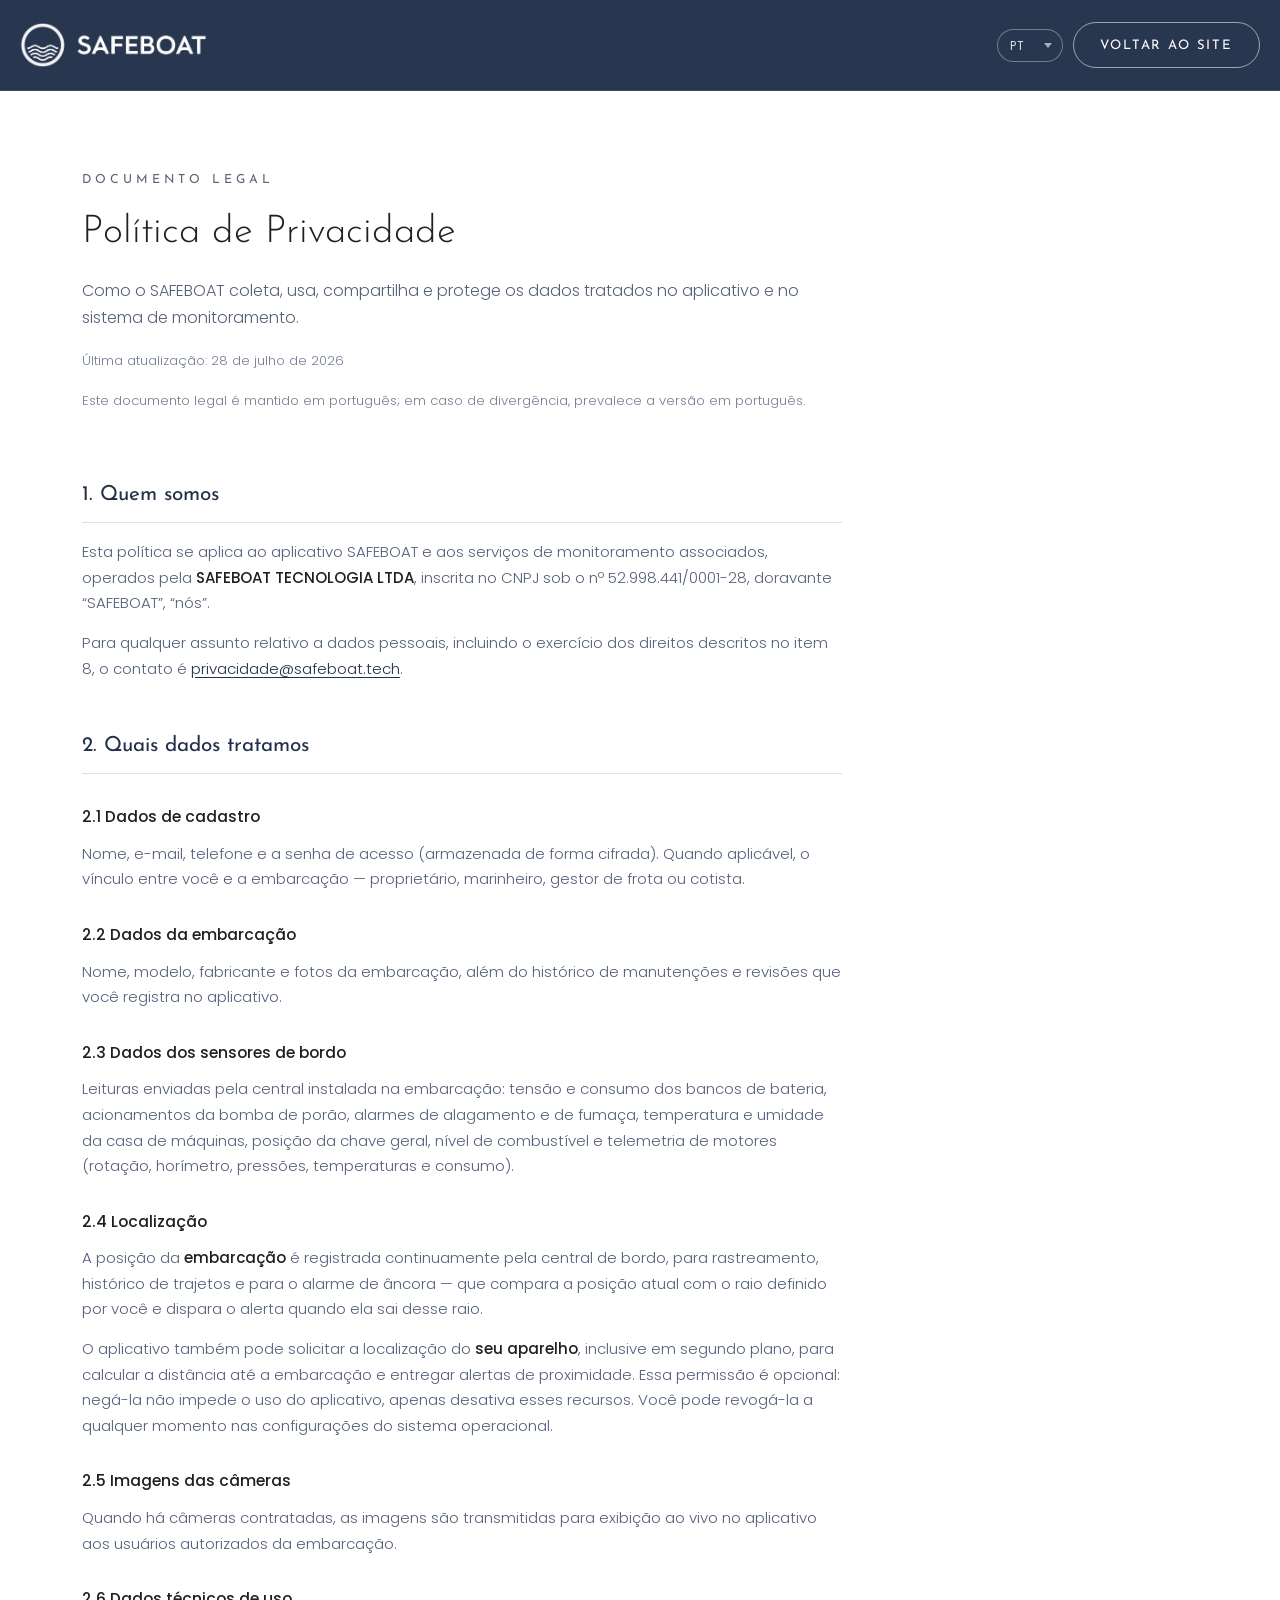
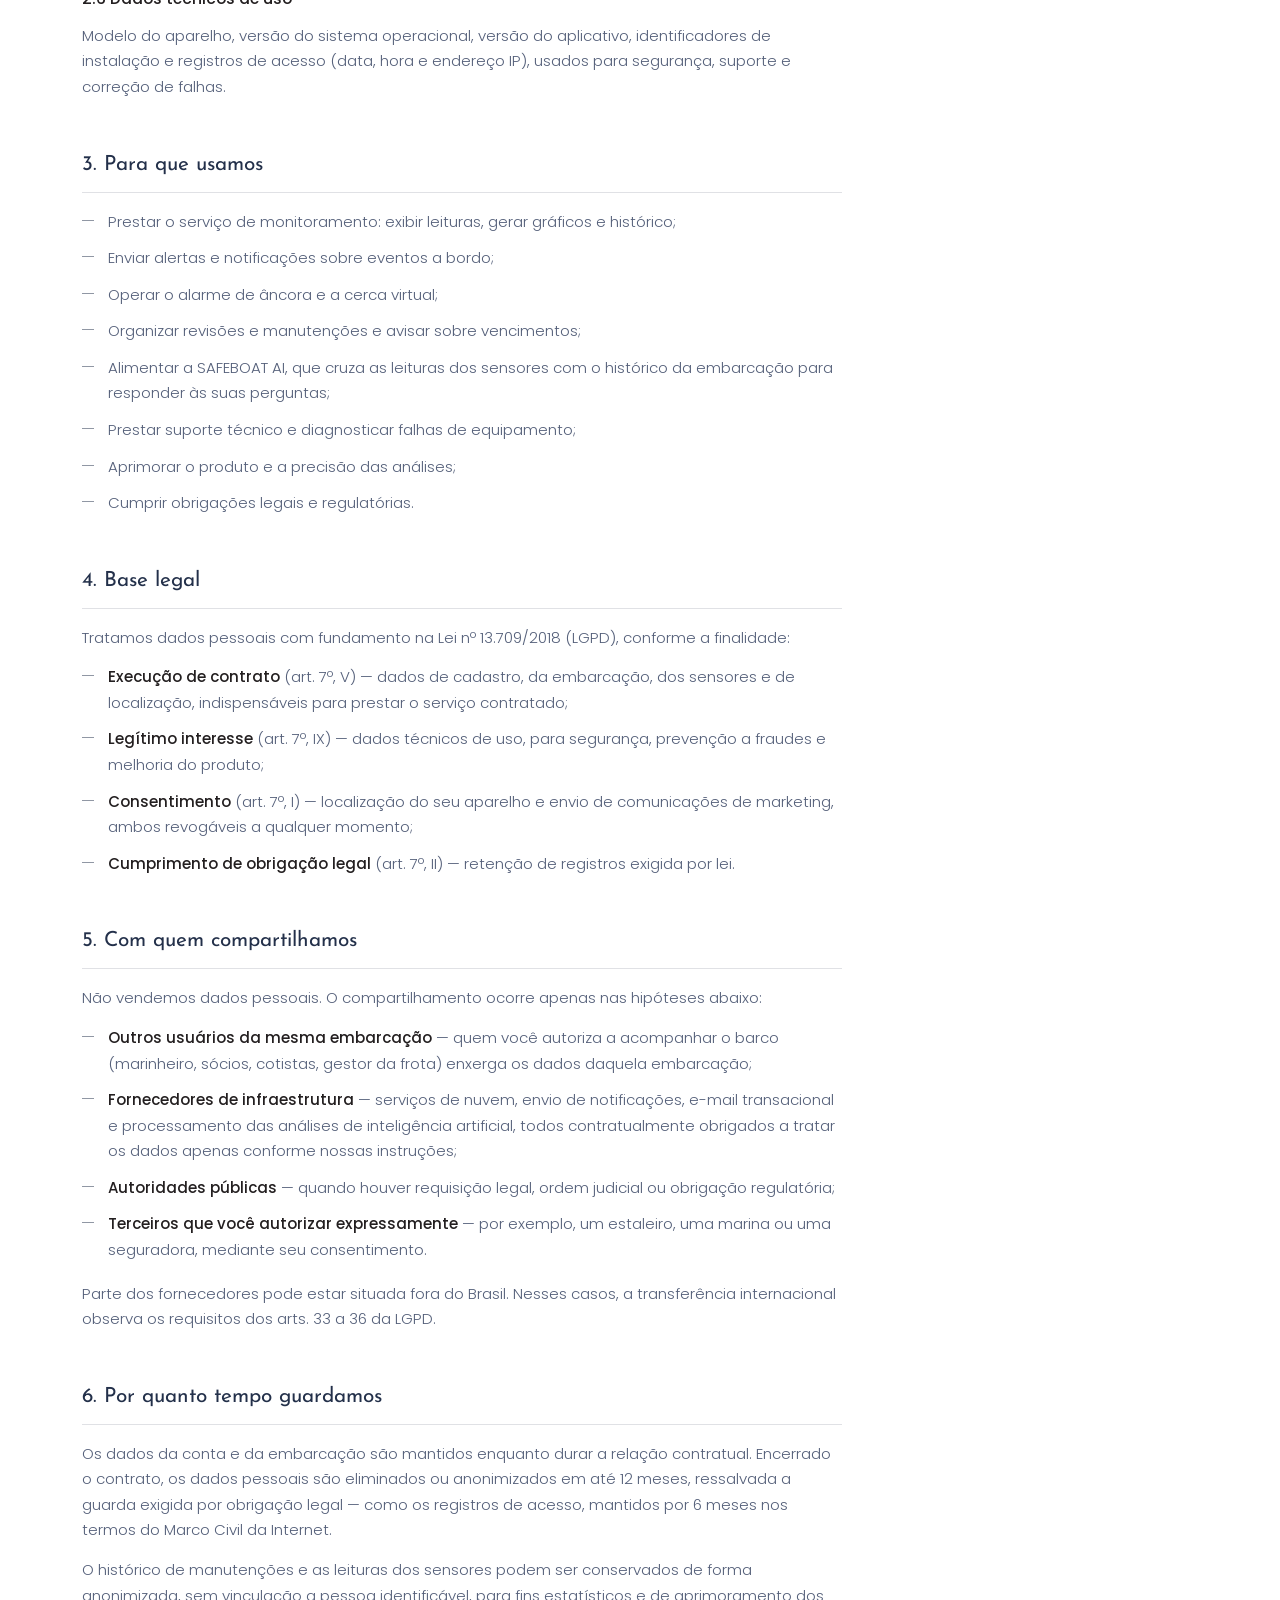
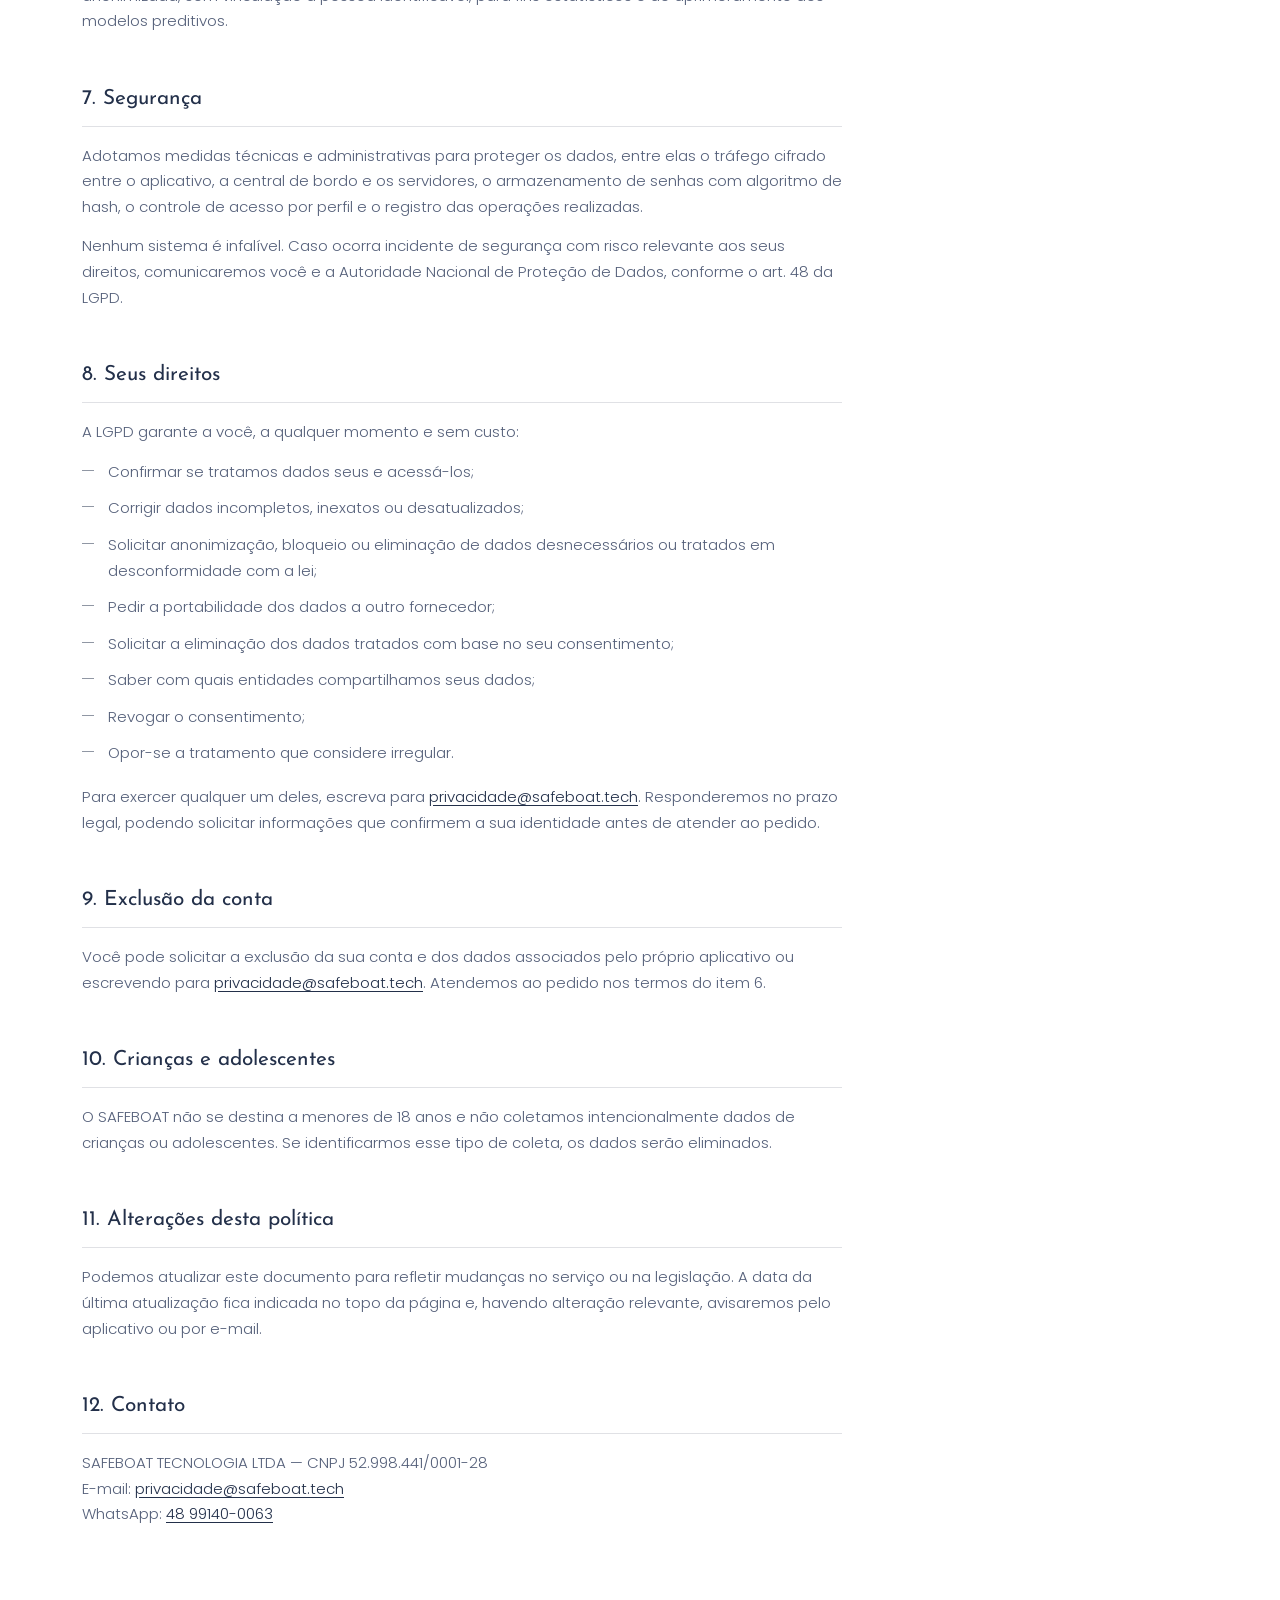
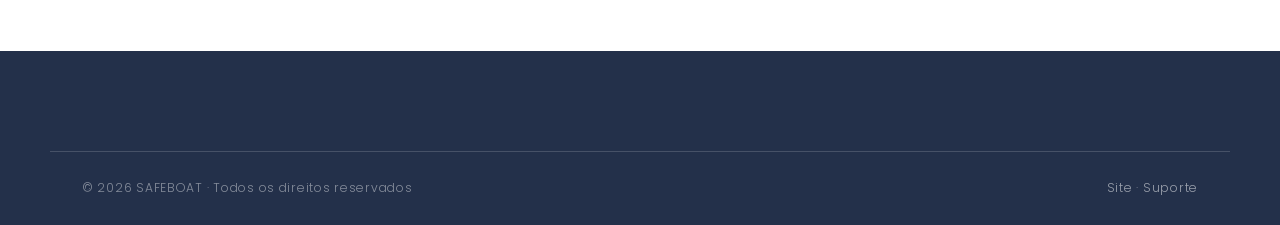
<file: privacidade.html>
<!DOCTYPE html>
<html lang="pt-BR">
<head>
  <meta charset="UTF-8">
  <meta name="viewport" content="width=device-width, initial-scale=1.0">
  <title>Política de Privacidade — SAFEBOAT</title>
  <meta name="description" content="Como o SAFEBOAT coleta, usa e protege os dados da sua embarcação e da sua conta, em conformidade com a LGPD.">
  <link rel="icon" type="image/png" href="img/logo.png">
  <meta property="og:type" content="website">
  <meta property="og:site_name" content="SAFEBOAT">
  <meta property="og:url" content="https://safeboat.tech/privacidade.html">
  <meta property="og:title" content="Política de Privacidade — SAFEBOAT">
  <meta property="og:description" content="Como o SAFEBOAT coleta, usa e protege os dados da sua embarcação e da sua conta, em conformidade com a LGPD.">
  <meta property="og:image" content="https://safeboat.tech/img/og-safeboat.png">
  <meta name="twitter:card" content="summary">
  <link rel="preconnect" href="https://fonts.googleapis.com">
  <link rel="preconnect" href="https://fonts.gstatic.com" crossorigin>
  <link href="https://fonts.googleapis.com/css2?family=Josefin+Sans:wght@300;400;600&family=Poppins:wght@300;400;500;600&display=swap" rel="stylesheet">
  <link rel="stylesheet" href="styles.css">
  <script src="i18n.js" defer></script>
</head>
<body>

<header id="topo">
  <div class="contentor barra">
    <a href="index.html" class="marca" aria-label="SAFEBOAT — início">
      <img src="img/logo-branco.png" alt="SAFEBOAT">
    </a>
    <div class="barra-acoes">
      <a class="botao botao-contorno" href="index.html">Voltar ao site</a>
    </div>
  </div>
</header>

<section class="secao pagina-texto">
  <div class="contentor">
    <div class="cabeca">
      <p class="olho">Documento legal</p>
      <h2>Política de Privacidade</h2>
      <p class="sub">Como o SAFEBOAT coleta, usa, compartilha e protege os dados tratados no aplicativo e no sistema de monitoramento.</p>
      <p class="doc-data">Última atualização: 28 de julho de 2026</p>
      <p class="doc-data">Este documento legal é mantido em português; em caso de divergência, prevalece a versão em português.</p>
    </div>

    <div class="doc">
      <h3>1. Quem somos</h3>
      <p>Esta política se aplica ao aplicativo SAFEBOAT e aos serviços de monitoramento associados, operados pela <strong>SAFEBOAT TECNOLOGIA LTDA</strong>, inscrita no CNPJ sob o nº 52.998.441/0001-28, doravante “SAFEBOAT”, “nós”.</p>
      <p>Para qualquer assunto relativo a dados pessoais, incluindo o exercício dos direitos descritos no item 8, o contato é <a href="mailto:privacidade@safeboat.tech">privacidade@safeboat.tech</a>.</p>

      <h3>2. Quais dados tratamos</h3>

      <h4>2.1 Dados de cadastro</h4>
      <p>Nome, e-mail, telefone e a senha de acesso (armazenada de forma cifrada). Quando aplicável, o vínculo entre você e a embarcação — proprietário, marinheiro, gestor de frota ou cotista.</p>

      <h4>2.2 Dados da embarcação</h4>
      <p>Nome, modelo, fabricante e fotos da embarcação, além do histórico de manutenções e revisões que você registra no aplicativo.</p>

      <h4>2.3 Dados dos sensores de bordo</h4>
      <p>Leituras enviadas pela central instalada na embarcação: tensão e consumo dos bancos de bateria, acionamentos da bomba de porão, alarmes de alagamento e de fumaça, temperatura e umidade da casa de máquinas, posição da chave geral, nível de combustível e telemetria de motores (rotação, horímetro, pressões, temperaturas e consumo).</p>

      <h4>2.4 Localização</h4>
      <p>A posição da <strong>embarcação</strong> é registrada continuamente pela central de bordo, para rastreamento, histórico de trajetos e para o alarme de âncora — que compara a posição atual com o raio definido por você e dispara o alerta quando ela sai desse raio.</p>
      <p>O aplicativo também pode solicitar a localização do <strong>seu aparelho</strong>, inclusive em segundo plano, para calcular a distância até a embarcação e entregar alertas de proximidade. Essa permissão é opcional: negá-la não impede o uso do aplicativo, apenas desativa esses recursos. Você pode revogá-la a qualquer momento nas configurações do sistema operacional.</p>

      <h4>2.5 Imagens das câmeras</h4>
      <p>Quando há câmeras contratadas, as imagens são transmitidas para exibição ao vivo no aplicativo aos usuários autorizados da embarcação.</p>

      <h4>2.6 Dados técnicos de uso</h4>
      <p>Modelo do aparelho, versão do sistema operacional, versão do aplicativo, identificadores de instalação e registros de acesso (data, hora e endereço IP), usados para segurança, suporte e correção de falhas.</p>

      <h3>3. Para que usamos</h3>
      <ul class="doc-lista">
        <li>Prestar o serviço de monitoramento: exibir leituras, gerar gráficos e histórico;</li>
        <li>Enviar alertas e notificações sobre eventos a bordo;</li>
        <li>Operar o alarme de âncora e a cerca virtual;</li>
        <li>Organizar revisões e manutenções e avisar sobre vencimentos;</li>
        <li>Alimentar a SAFEBOAT AI, que cruza as leituras dos sensores com o histórico da embarcação para responder às suas perguntas;</li>
        <li>Prestar suporte técnico e diagnosticar falhas de equipamento;</li>
        <li>Aprimorar o produto e a precisão das análises;</li>
        <li>Cumprir obrigações legais e regulatórias.</li>
      </ul>

      <h3>4. Base legal</h3>
      <p>Tratamos dados pessoais com fundamento na Lei nº 13.709/2018 (LGPD), conforme a finalidade:</p>
      <ul class="doc-lista">
        <li><strong>Execução de contrato</strong> (art. 7º, V) — dados de cadastro, da embarcação, dos sensores e de localização, indispensáveis para prestar o serviço contratado;</li>
        <li><strong>Legítimo interesse</strong> (art. 7º, IX) — dados técnicos de uso, para segurança, prevenção a fraudes e melhoria do produto;</li>
        <li><strong>Consentimento</strong> (art. 7º, I) — localização do seu aparelho e envio de comunicações de marketing, ambos revogáveis a qualquer momento;</li>
        <li><strong>Cumprimento de obrigação legal</strong> (art. 7º, II) — retenção de registros exigida por lei.</li>
      </ul>

      <h3>5. Com quem compartilhamos</h3>
      <p>Não vendemos dados pessoais. O compartilhamento ocorre apenas nas hipóteses abaixo:</p>
      <ul class="doc-lista">
        <li><strong>Outros usuários da mesma embarcação</strong> — quem você autoriza a acompanhar o barco (marinheiro, sócios, cotistas, gestor da frota) enxerga os dados daquela embarcação;</li>
        <li><strong>Fornecedores de infraestrutura</strong> — serviços de nuvem, envio de notificações, e-mail transacional e processamento das análises de inteligência artificial, todos contratualmente obrigados a tratar os dados apenas conforme nossas instruções;</li>
        <li><strong>Autoridades públicas</strong> — quando houver requisição legal, ordem judicial ou obrigação regulatória;</li>
        <li><strong>Terceiros que você autorizar expressamente</strong> — por exemplo, um estaleiro, uma marina ou uma seguradora, mediante seu consentimento.</li>
      </ul>
      <p>Parte dos fornecedores pode estar situada fora do Brasil. Nesses casos, a transferência internacional observa os requisitos dos arts. 33 a 36 da LGPD.</p>

      <h3>6. Por quanto tempo guardamos</h3>
      <p>Os dados da conta e da embarcação são mantidos enquanto durar a relação contratual. Encerrado o contrato, os dados pessoais são eliminados ou anonimizados em até 12 meses, ressalvada a guarda exigida por obrigação legal — como os registros de acesso, mantidos por 6 meses nos termos do Marco Civil da Internet.</p>
      <p>O histórico de manutenções e as leituras dos sensores podem ser conservados de forma anonimizada, sem vinculação a pessoa identificável, para fins estatísticos e de aprimoramento dos modelos preditivos.</p>

      <h3>7. Segurança</h3>
      <p>Adotamos medidas técnicas e administrativas para proteger os dados, entre elas o tráfego cifrado entre o aplicativo, a central de bordo e os servidores, o armazenamento de senhas com algoritmo de hash, o controle de acesso por perfil e o registro das operações realizadas.</p>
      <p>Nenhum sistema é infalível. Caso ocorra incidente de segurança com risco relevante aos seus direitos, comunicaremos você e a Autoridade Nacional de Proteção de Dados, conforme o art. 48 da LGPD.</p>

      <h3>8. Seus direitos</h3>
      <p>A LGPD garante a você, a qualquer momento e sem custo:</p>
      <ul class="doc-lista">
        <li>Confirmar se tratamos dados seus e acessá-los;</li>
        <li>Corrigir dados incompletos, inexatos ou desatualizados;</li>
        <li>Solicitar anonimização, bloqueio ou eliminação de dados desnecessários ou tratados em desconformidade com a lei;</li>
        <li>Pedir a portabilidade dos dados a outro fornecedor;</li>
        <li>Solicitar a eliminação dos dados tratados com base no seu consentimento;</li>
        <li>Saber com quais entidades compartilhamos seus dados;</li>
        <li>Revogar o consentimento;</li>
        <li>Opor-se a tratamento que considere irregular.</li>
      </ul>
      <p>Para exercer qualquer um deles, escreva para <a href="mailto:privacidade@safeboat.tech">privacidade@safeboat.tech</a>. Responderemos no prazo legal, podendo solicitar informações que confirmem a sua identidade antes de atender ao pedido.</p>

      <h3>9. Exclusão da conta</h3>
      <p>Você pode solicitar a exclusão da sua conta e dos dados associados pelo próprio aplicativo ou escrevendo para <a href="mailto:privacidade@safeboat.tech">privacidade@safeboat.tech</a>. Atendemos ao pedido nos termos do item 6.</p>

      <h3>10. Crianças e adolescentes</h3>
      <p>O SAFEBOAT não se destina a menores de 18 anos e não coletamos intencionalmente dados de crianças ou adolescentes. Se identificarmos esse tipo de coleta, os dados serão eliminados.</p>

      <h3>11. Alterações desta política</h3>
      <p>Podemos atualizar este documento para refletir mudanças no serviço ou na legislação. A data da última atualização fica indicada no topo da página e, havendo alteração relevante, avisaremos pelo aplicativo ou por e-mail.</p>

      <h3>12. Contato</h3>
      <p>
        SAFEBOAT TECNOLOGIA LTDA — CNPJ 52.998.441/0001-28<br>
        E-mail: <a href="mailto:privacidade@safeboat.tech">privacidade@safeboat.tech</a><br>
        WhatsApp: <a href="https://wa.me/5548991400063" target="_blank" rel="noopener">48 99140-0063</a>
      </p>
    </div>
  </div>
</section>

<footer class="rodape secao-navy">
  <div class="contentor rodape-base">
    <p>© 2026 SAFEBOAT · Todos os direitos reservados</p>
    <p><a class="rodape-mini" href="index.html">Site</a> · <a class="rodape-mini" href="suporte.html">Suporte</a></p>
  </div>
</footer>

<script src="script.js"></script>
</body>
</html>
</file>
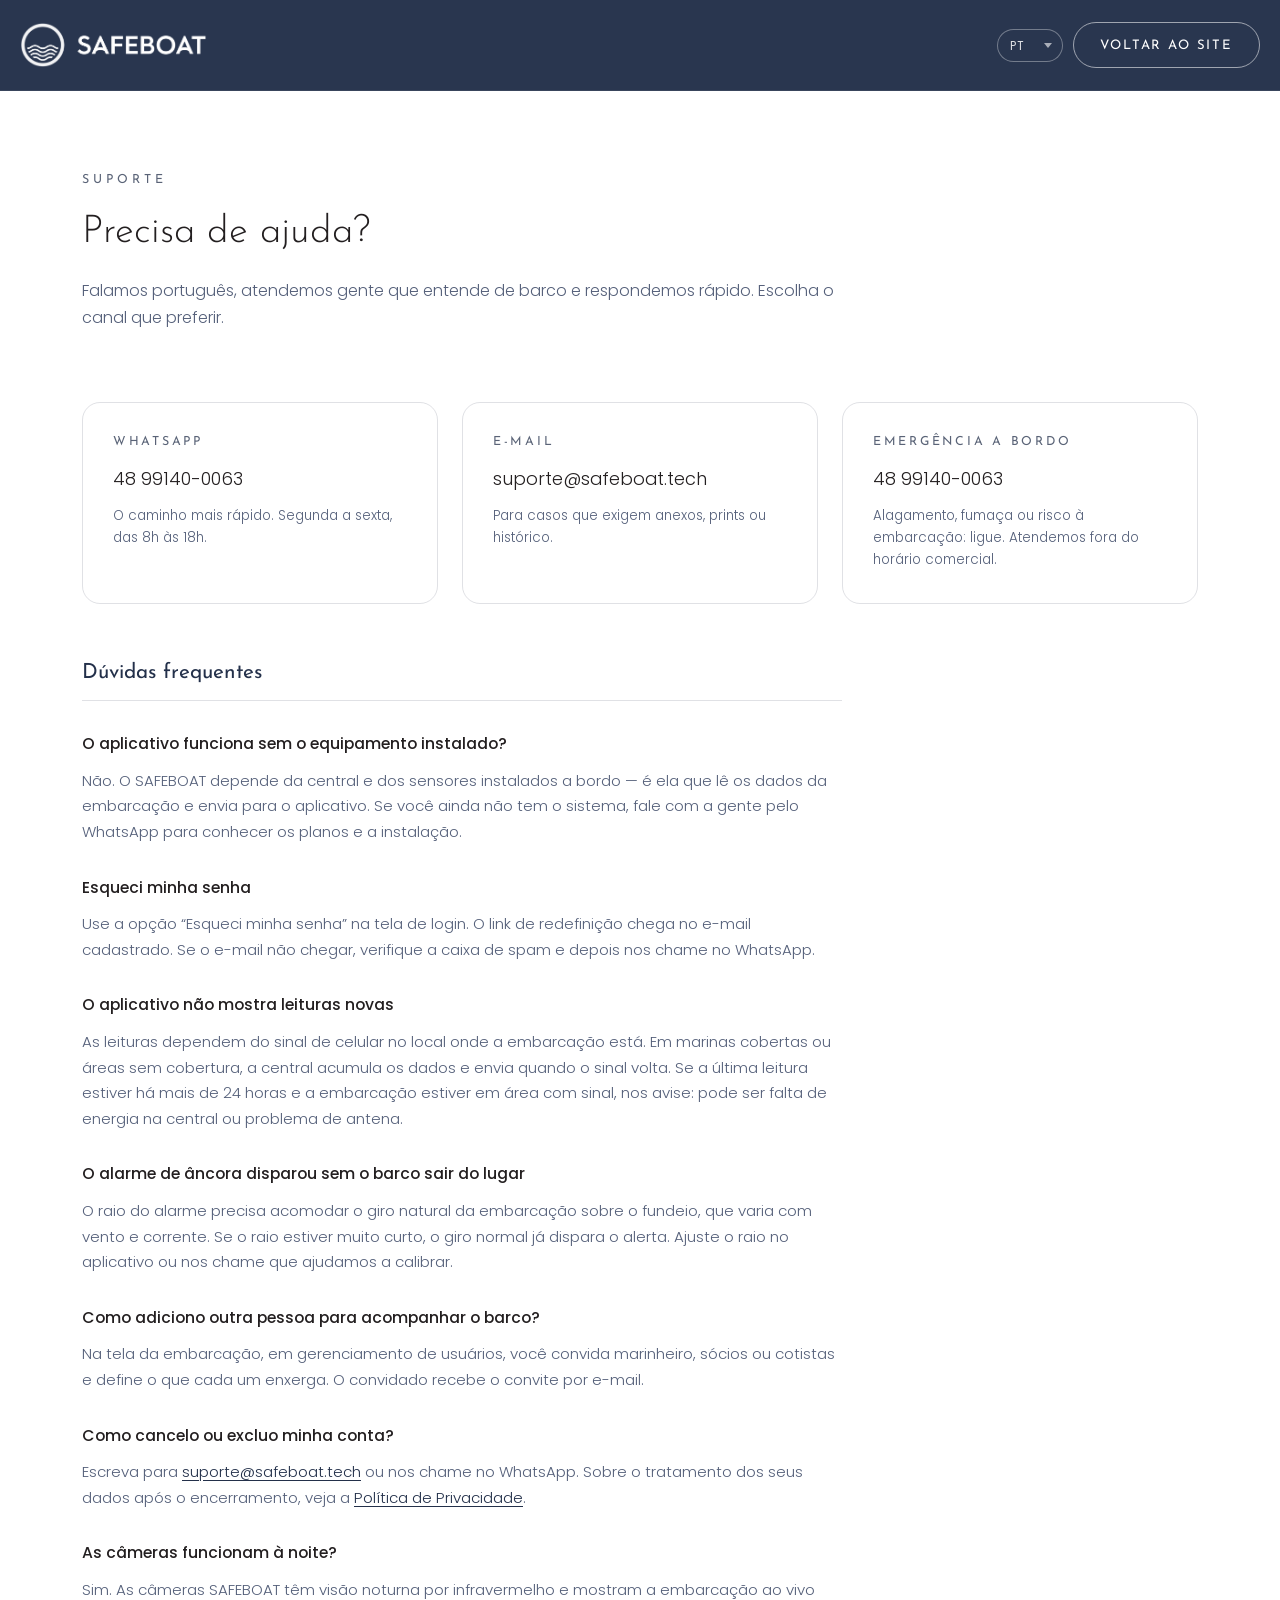
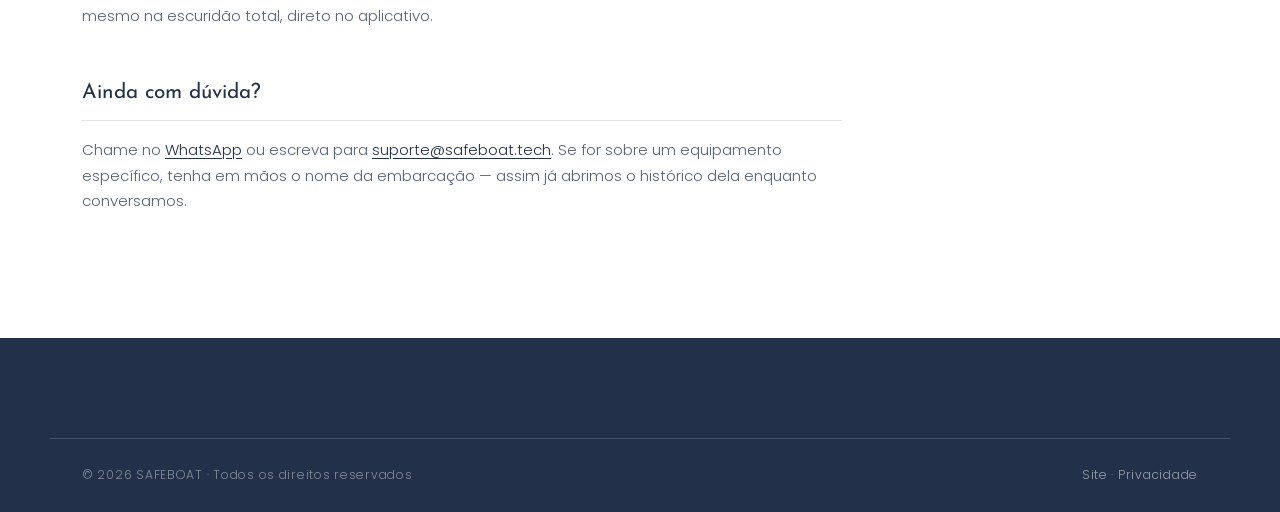
<file: suporte.html>
<!DOCTYPE html>
<html lang="pt-BR">
<head>
  <meta charset="UTF-8">
  <meta name="viewport" content="width=device-width, initial-scale=1.0">
  <title>Suporte — SAFEBOAT</title>
  <meta name="description" content="Fale com o suporte SAFEBOAT: WhatsApp, e-mail e telefone. Dúvidas frequentes sobre o aplicativo, sensores e instalação.">
  <link rel="icon" type="image/png" href="img/logo.png">
  <meta property="og:type" content="website">
  <meta property="og:site_name" content="SAFEBOAT">
  <meta property="og:url" content="https://safeboat.tech/suporte.html">
  <meta property="og:title" content="Suporte — SAFEBOAT">
  <meta property="og:description" content="Fale com o suporte SAFEBOAT: WhatsApp, e-mail e telefone. Dúvidas frequentes sobre o aplicativo, sensores e instalação.">
  <meta property="og:image" content="https://safeboat.tech/img/og-safeboat.png">
  <meta name="twitter:card" content="summary">
  <link rel="preconnect" href="https://fonts.googleapis.com">
  <link rel="preconnect" href="https://fonts.gstatic.com" crossorigin>
  <link href="https://fonts.googleapis.com/css2?family=Josefin+Sans:wght@300;400;600&family=Poppins:wght@300;400;500;600&display=swap" rel="stylesheet">
  <link rel="stylesheet" href="styles.css">
  <script src="i18n.js" defer></script>
</head>
<body>

<header id="topo">
  <div class="contentor barra">
    <a href="index.html" class="marca" aria-label="SAFEBOAT — início">
      <img src="img/logo-branco.png" alt="SAFEBOAT">
    </a>
    <div class="barra-acoes">
      <a class="botao botao-contorno" href="index.html">Voltar ao site</a>
    </div>
  </div>
</header>

<section class="secao pagina-texto">
  <div class="contentor">
    <div class="cabeca">
      <p class="olho">Suporte</p>
      <h2>Precisa de ajuda?</h2>
      <p class="sub">Falamos português, atendemos gente que entende de barco e respondemos rápido. Escolha o canal que preferir.</p>
    </div>

    <div class="suporte-canais">
      <a class="canal" href="https://wa.me/5548991400063?text=Ol%C3%A1!%20Preciso%20de%20suporte%20com%20o%20SAFEBOAT." target="_blank" rel="noopener">
        <h3>WhatsApp</h3>
        <p class="canal-valor">48 99140-0063</p>
        <p class="canal-obs">O caminho mais rápido. Segunda a sexta, das 8h às 18h.</p>
      </a>
      <a class="canal" href="mailto:suporte@safeboat.tech">
        <h3>E-mail</h3>
        <p class="canal-valor">suporte@safeboat.tech</p>
        <p class="canal-obs">Para casos que exigem anexos, prints ou histórico.</p>
      </a>
      <div class="canal">
        <h3>Emergência a bordo</h3>
        <p class="canal-valor">48 99140-0063</p>
        <p class="canal-obs">Alagamento, fumaça ou risco à embarcação: ligue. Atendemos fora do horário comercial.</p>
      </div>
    </div>

    <div class="doc">
      <h3>Dúvidas frequentes</h3>

      <h4>O aplicativo funciona sem o equipamento instalado?</h4>
      <p>Não. O SAFEBOAT depende da central e dos sensores instalados a bordo — é ela que lê os dados da embarcação e envia para o aplicativo. Se você ainda não tem o sistema, fale com a gente pelo WhatsApp para conhecer os planos e a instalação.</p>

      <h4>Esqueci minha senha</h4>
      <p>Use a opção “Esqueci minha senha” na tela de login. O link de redefinição chega no e-mail cadastrado. Se o e-mail não chegar, verifique a caixa de spam e depois nos chame no WhatsApp.</p>

      <h4>O aplicativo não mostra leituras novas</h4>
      <p>As leituras dependem do sinal de celular no local onde a embarcação está. Em marinas cobertas ou áreas sem cobertura, a central acumula os dados e envia quando o sinal volta. Se a última leitura estiver há mais de 24 horas e a embarcação estiver em área com sinal, nos avise: pode ser falta de energia na central ou problema de antena.</p>

      <h4>O alarme de âncora disparou sem o barco sair do lugar</h4>
      <p>O raio do alarme precisa acomodar o giro natural da embarcação sobre o fundeio, que varia com vento e corrente. Se o raio estiver muito curto, o giro normal já dispara o alerta. Ajuste o raio no aplicativo ou nos chame que ajudamos a calibrar.</p>

      <h4>Como adiciono outra pessoa para acompanhar o barco?</h4>
      <p>Na tela da embarcação, em gerenciamento de usuários, você convida marinheiro, sócios ou cotistas e define o que cada um enxerga. O convidado recebe o convite por e-mail.</p>

      <h4>Como cancelo ou excluo minha conta?</h4>
      <p>Escreva para <a href="mailto:suporte@safeboat.tech">suporte@safeboat.tech</a> ou nos chame no WhatsApp. Sobre o tratamento dos seus dados após o encerramento, veja a <a href="privacidade.html">Política de Privacidade</a>.</p>

      <h4>As câmeras funcionam à noite?</h4>
      <p>Sim. As câmeras SAFEBOAT têm visão noturna por infravermelho e mostram a embarcação ao vivo mesmo na escuridão total, direto no aplicativo.</p>

      <h3>Ainda com dúvida?</h3>
      <p>Chame no <a href="https://wa.me/5548991400063" target="_blank" rel="noopener">WhatsApp</a> ou escreva para <a href="mailto:suporte@safeboat.tech">suporte@safeboat.tech</a>. Se for sobre um equipamento específico, tenha em mãos o nome da embarcação — assim já abrimos o histórico dela enquanto conversamos.</p>
    </div>
  </div>
</section>

<footer class="rodape secao-navy">
  <div class="contentor rodape-base">
    <p>© 2026 SAFEBOAT · Todos os direitos reservados</p>
    <p><a class="rodape-mini" href="index.html">Site</a> · <a class="rodape-mini" href="privacidade.html">Privacidade</a></p>
  </div>
</footer>

<script src="script.js"></script>
</body>
</html>
</file>
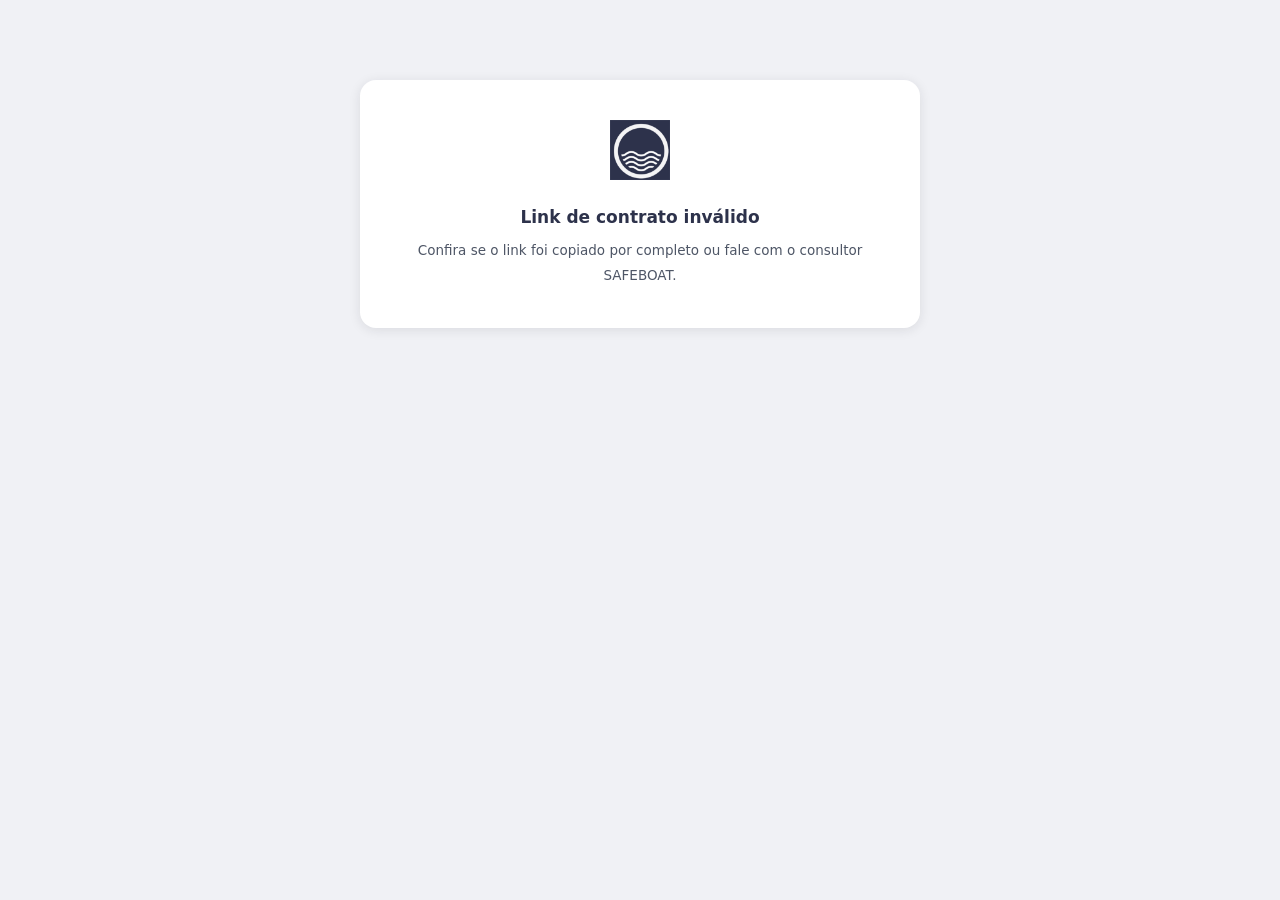
<file: proposta/contrato.html>
<!DOCTYPE html>
<html lang="pt-BR">
<head>
<meta charset="UTF-8">
<meta name="viewport" content="width=device-width, initial-scale=1.0">
<meta name="theme-color" content="#2D324B">
<meta name="robots" content="noindex">
<title>Contrato Assinado · SAFEBOAT</title>
<link rel="icon" type="image/png" href="img/logo-circulo.png">
<style>
  * { box-sizing: border-box; margin: 0; padding: 0; }
  body { font-family: system-ui, -apple-system, "Segoe UI", Roboto, sans-serif; background: #F0F1F5; color: #1A1F2B; line-height: 1.55; }
  .cert-wrap { max-width: 860px; margin: 0 auto; padding: 24px 16px 0; }
  .cert { background: #fff; border: 2px solid #0B6B4D; border-radius: 16px; overflow: hidden; box-shadow: 0 2px 12px rgba(26,31,43,.1); }
  .cert-h { background: #2D324B; color: #fff; padding: 20px 24px; display: flex; align-items: center; gap: 14px; }
  .cert-h img { height: 40px; }
  .cert-h .t { font-size: 15px; font-weight: 800; letter-spacing: 1px; text-transform: uppercase; }
  .cert-h .s { font-size: 12px; opacity: .75; margin-top: 2px; }
  .cert-b { padding: 20px 24px; }
  .cert-grid { display: grid; grid-template-columns: repeat(auto-fit, minmax(220px, 1fr)); gap: 12px 20px; }
  .cf b { display: block; font-size: 10.5px; letter-spacing: 1.2px; text-transform: uppercase; color: #8A8F9C; font-weight: 800; margin-bottom: 2px; }
  .cf span { font-size: 14px; color: #1A1F2B; font-weight: 600; word-break: break-word; }
  .cert-hash { margin-top: 14px; border-top: 1px dashed #E3E5EB; padding-top: 12px; }
  .cert-hash b { font-size: 10.5px; letter-spacing: 1.2px; text-transform: uppercase; color: #8A8F9C; font-weight: 800; }
  .cert-hash code { display: block; font-family: ui-monospace, Consolas, monospace; font-size: 11px; color: #4E5666; background: #F4F5F8; border-radius: 8px; padding: 8px 10px; margin-top: 4px; word-break: break-all; }
  .cert-legal { margin-top: 12px; font-size: 11.5px; color: #6B7080; line-height: 1.5; }
  .aviso { max-width: 860px; margin: 12px auto 0; padding: 0 16px; }
  .aviso div { background: #FFF7E0; border: 1px solid #EAD9A0; border-radius: 10px; padding: 10px 14px; font-size: 12.5px; color: #6B5A16; }
  .doc { max-width: 860px; margin: 20px auto 40px; padding: 0 16px; }
  .doc-inner { background: #fff; border-radius: 16px; box-shadow: 0 2px 12px rgba(26,31,43,.1); overflow: hidden; }
  /* elementos interativos do snapshot do contrato não fazem sentido aqui */
  .doc-root button, .doc-root .print { display: none !important; }
  .err { max-width: 560px; margin: 80px auto; background: #fff; border-radius: 16px; padding: 40px; text-align: center; box-shadow: 0 2px 12px rgba(26,31,43,.1); }
  .err img { height: 60px; margin-bottom: 16px; }
  .err b { display: block; font-size: 17px; color: #2D324B; margin-bottom: 8px; }
  .err span { font-size: 13.5px; color: #4E5666; }
  .loading { text-align: center; padding: 120px 20px; color: #8A8F9C; font-size: 14px; }
  .print { position: fixed; bottom: 18px; right: 18px; background: #2D324B; color: #fff; border: none; border-radius: 24px; padding: 12px 20px; font-size: 13px; font-weight: 700; cursor: pointer; box-shadow: 0 6px 20px rgba(26,31,43,.35); font-family: inherit; z-index: 10; }
  @media print {
    * { -webkit-print-color-adjust: exact; print-color-adjust: exact; }
    body { background: #fff; }
    .print { display: none; }
    .cert { break-inside: avoid; page-break-inside: avoid; box-shadow: none; }
    .doc-inner { box-shadow: none; }
  }
</style>
</head>
<body>
<div id="app"><div class="loading">Carregando contrato…</div></div>
<script>
'use strict';
/* ============================================================
   SAFEBOAT · Contrato assinado eletronicamente
   Exibe o certificado de assinatura (aceite clickwrap) e o
   snapshot do contrato preservado no banco no momento do aceite.
   Acesso somente com nº da proposta + código do link.
   ============================================================ */
const SUPA_URL = 'https://ppdafbzlnjgggycecjhs.supabase.co';
const SUPA_KEY = 'sb_publishable_IN2C9q60_SfQjDgVwGCzrQ_vPCdoADp';

const esc = (s) => String(s || '').replace(/[&<>"']/g, (c) => ({ '&':'&amp;','<':'&lt;','>':'&gt;','"':'&quot;',"'":'&#39;' }[c]));

async function rpc(fn, args) {
  const r = await fetch(SUPA_URL + '/rest/v1/rpc/' + fn, {
    method: 'POST',
    headers: { apikey: SUPA_KEY, Authorization: 'Bearer ' + SUPA_KEY, 'Content-Type': 'application/json' },
    body: JSON.stringify(args),
  });
  if (!r.ok) throw new Error('HTTP ' + r.status);
  return r.json();
}

function parseRef() {
  const q = new URLSearchParams(location.search).get('p') || '';
  const m = q.match(/^(\d+)-([a-z0-9]{4,10})$/i);
  return m ? { n: parseInt(m[1], 10), t: m[2] } : null;
}

function erroHTML(msg) {
  return '<div class="err"><img src="img/logo-circulo.png" alt="SAFEBOAT"><b>' + msg + '</b>' +
    '<span>Confira se o link foi copiado por completo ou fale com o consultor SAFEBOAT.</span></div>';
}

function fmtDataHora(iso) {
  if (!iso) return '—';
  try {
    return new Date(iso).toLocaleString('pt-BR', { timeZone: 'America/Sao_Paulo', dateStyle: 'short', timeStyle: 'medium' }) + ' (horário de Brasília)';
  } catch (e) { return iso; }
}

/* #ASSIN=<mensal>/<anual>: assinatura base negociada na proposta */
function assinNeg(kit) { const t = String(kit || '').split(' + ').find((k) => k.indexOf('#ASSIN=') === 0); if (!t) return null; const a = t.slice(7).split('/').map(Number); return (a[0] > 0 && a[1] > 0) ? { mensal: a[0], anual: a[1] } : null; }
async function main() {
  const app = document.getElementById('app');
  const ref = parseRef();
  if (!ref) { app.innerHTML = erroHTML('Link de contrato inválido'); return; }

  let c = null;
  let modoAtual = false; // true = exibindo termos vigentes (sem snapshot no banco)
  try {
    const rows = await rpc('contrato_get', { n: ref.n, t: ref.t });
    if (rows && rows.length) c = rows[0];
  } catch (e) { /* função ainda não criada no banco — tenta o fallback */ }

  if (!c) {
    try {
      const rows = await rpc('prop_get', { n: ref.n, t: ref.t });
      if (rows && rows.length && rows[0].status === 'aceita') { c = rows[0]; modoAtual = true; }
    } catch (e) { /* segue para o erro */ }
  }
  if (!c) { app.innerHTML = erroHTML('Contrato não encontrado ou ainda não assinado'); return; }

  document.title = 'Contrato Assinado — ' + (c.aceite_nome || c.cliente) + ' · SAFEBOAT';
  const numeroFmt = String(c.numero).padStart(4, '0');
  const docLabel = c.segmento === 'B2B' ? 'CNPJ' : 'CPF';
  let plano = c.plano === 'anual' ? 'Anual (R$ 2.490,00/ano)' : c.plano === 'mensal' ? 'Mensal (R$ 249,00/mês)' : '—';

  // dados completos da proposta (kit, embarcação) — o contrato_get não os traz
  let prop = null;
  try {
    const rows = await rpc('prop_get', { n: ref.n, t: ref.t });
    if (rows && rows.length) prop = rows[0];
  } catch (e) { /* segue sem os dados extras */ }
  if (prop) { c.kit = c.kit || prop.kit; c.barco = c.barco || prop.barco; c.modelo = c.modelo || prop.modelo; }
  { const neg = assinNeg(c.kit); const brlN = (x) => Number(x).toLocaleString('pt-BR', { style: 'currency', currency: 'BRL' });   // assinatura negociada (#ASSIN)
    if (neg && c.plano === 'anual') plano = 'Anual (' + brlN(neg.anual) + '/ano)'; else if (neg && c.plano === 'mensal') plano = 'Mensal (' + brlN(neg.mensal) + '/mês)'; }

  let contratoHTML = c.contrato_html || null;
  // aceites anteriores à correção guardaram o modelo EM BRANCO: nesse caso o
  // snapshot não serve para leitura, então exibimos os termos vigentes preenchidos
  const snapshotEmBranco = !!contratoHTML && /data-mf="cliente"[^>]*>\s*_{6,}/.test(contratoHTML);
  if (!contratoHTML || snapshotEmBranco) {
    modoAtual = true;
    try {
      contratoHTML = await (await fetch(c.segmento === 'B2B' ? 'termos-b2b.html' : 'termos-b2c.html', { cache: 'no-store' })).text();
    } catch (e) { if (snapshotEmBranco) { contratoHTML = c.contrato_html; modoAtual = false; } }
  }
  window.__snapshotEmBranco = snapshotEmBranco;

  // extrai <style> e <body> do documento do contrato para incorporar na página
  let docStyles = '', docBody = '';
  if (contratoHTML) {
    try {
      const dom = new DOMParser().parseFromString(contratoHTML, 'text/html');
      docStyles = Array.from(dom.querySelectorAll('style'))
        .map((s) => s.textContent)
        .join('\n')
        // escopa o CSS do contrato para não afetar o certificado
        .replace(/(^|\})\s*([^@{}][^{}]*)\{/g, (m, close, sel) => close + ' ' + sel.split(',').map((x) => '.doc-inner ' + x.trim().replace(/^body$/i, '.doc-root').replace(/^html$/i, '.doc-root')).join(', ') + '{');
      docBody = dom.body ? dom.body.innerHTML : '';
    } catch (e) { docBody = ''; }
  }

  app.innerHTML =
    '<div class="cert-wrap"><div class="cert">' +
      '<div class="cert-h"><img src="img/logo-circulo.png" alt="SAFEBOAT"><div><div class="t">Contrato assinado eletronicamente</div><div class="s">Proposta SAFEBOAT Nº ' + numeroFmt + ' · aceite registrado com evidências</div></div></div>' +
      '<div class="cert-b">' +
        '<div class="cert-grid">' +
          '<div class="cf"><b>Assinado por</b><span>' + esc(c.aceite_nome || c.cliente) + '</span></div>' +
          '<div class="cf"><b>' + docLabel + '</b><span>' + esc(c.aceite_doc || '—') + '</span></div>' +
          '<div class="cf"><b>Cliente da proposta</b><span>' + esc(c.cliente) + '</span></div>' +
          '<div class="cf"><b>Data e hora do aceite</b><span>' + fmtDataHora(c.aceite_at) + '</span></div>' +
          '<div class="cf"><b>Plano contratado</b><span>' + plano + '</span></div>' +
          '<div class="cf"><b>Implementação</b><span>' + (Number(c.valor) ? Number(c.valor).toLocaleString('pt-BR', { style: 'currency', currency: 'BRL' }) : 'Isenta') + '</span></div>' +
          (c.aceite_ip ? '<div class="cf"><b>Endereço IP</b><span>' + esc(c.aceite_ip) + '</span></div>' : '') +
          (c.aceite_ua ? '<div class="cf"><b>Dispositivo (user agent)</b><span style="font-size:11.5px;font-weight:500">' + esc(c.aceite_ua) + '</span></div>' : '') +
        '</div>' +
        (c.aceite_hash ? '<div class="cert-hash"><b>Impressão digital do contrato aceito · SHA-256</b><code>' + esc(c.aceite_hash) + '</code></div>' : '') +
        '<div class="cert-legal">Aceite eletrônico registrado na plataforma SAFEBOAT mediante confirmação expressa dos Termos de Uso e do Contrato de Prestação de Serviços, com identificação do signatário (nome e ' + docLabel + '), carimbo de data/hora' + (c.aceite_ip ? ', endereço IP' : '') + (c.aceite_hash ? ' e hash criptográfico do documento' : '') + '. Forma de contratação admitida pelo art. 10, § 2º, da MP 2.200-2/2001 e pelo Marco Civil da Internet (Lei 12.965/2014).</div>' +
      '</div>' +
    '</div></div>' +
    (modoAtual
      ? '<div class="aviso"><div>' + (window.__snapshotEmBranco
          ? 'ℹ Este aceite é anterior à correção do preenchimento automático e o documento arquivado ficou sem os dados preenchidos. Exibimos abaixo os <b>termos vigentes completados com os dados registrados deste aceite</b> (nome, documento, plano e valores da proposta). O arquivo e o hash originais permanecem inalterados no banco, preservando a evidência.'
          : '⚠ Exibindo a <b>versão vigente</b> dos termos — o snapshot deste aceite não está disponível no banco de dados.') +
        '</div></div>'
      : '') +
    '<div class="doc"><div class="doc-inner"><div class="doc-root">' + (docBody || '<div style="padding:30px;text-align:center;color:#8A8F9C">Não foi possível carregar o texto do contrato.</div>') + '</div></div></div>' +
    '<button class="print" onclick="window.print()">🖨 Salvar PDF</button>';

  if (docStyles) {
    const st = document.createElement('style');
    st.textContent = docStyles;
    document.head.appendChild(st);
  }

  completarSnapshotAntigo(c);
}

/* Aceites feitos antes da correção guardaram o MODELO EM BRANCO. Só nesses
   casos preenchemos a exibição com os dados registrados do próprio aceite —
   o snapshot e o hash gravados NÃO são alterados (integridade da evidência). */
function completarSnapshotAntigo(c) {
  const alvo = document.querySelector('.doc-root [data-mf="cliente"]');
  if (!alvo) return;
  const emBranco = /^[_\s—]*$/.test(alvo.textContent || '');
  if (!emBranco) return;   // snapshot já preenchido: nada a fazer

  const CAMV = { impl: Math.round(411.24 * 1.15 * 100) / 100, mensal: 29.90, anual: 299.00 };
  const PL = { mensal: { label: 'mensal', valor: 249, sufixo: '/mês' }, anual: { label: 'anual', valor: 2490, sufixo: '/ano' } };
  const MS = ['janeiro','fevereiro','março','abril','maio','junho','julho','agosto','setembro','outubro','novembro','dezembro'];
  const brl = (v) => Number(v).toLocaleString('pt-BR', { style: 'currency', currency: 'BRL' });
  const kit = String(c.kit || '').split(' + ');
  const marca = (t) => kit.includes(t);
  const nCam = (() => { const t = kit.find((k) => k.indexOf('#CAM=') === 0); return t ? Math.max(0, parseInt(t.slice(5), 10) || 0) : 0; })();
  const upg = marca('#UPGRADE'), renov = marca('#RENOVACAO');
  const anual = c.plano === 'anual';
  const nc = (!upg && !renov) ? nCam : 0;

  const set = (k, v) => document.querySelectorAll('.doc-root [data-mf="' + k + '"]').forEach((el) => { el.textContent = v; el.classList.add('filled'); });
  const mostrar = (id) => { const el = document.querySelector('.doc-root #' + id); if (el) el.style.display = ''; };

  const implSist = Number(c.valor) || 0;
  const camImpl = nc * CAMV.impl;
  const plano = PL[c.plano];
  const negC = assinNeg(c.kit);
  const assinBase = plano ? (negC ? negC[c.plano] : plano.valor) : 0;
  const camAssin = nc * (anual ? CAMV.anual : CAMV.mensal);
  const total = upg ? implSist : (renov ? assinBase : implSist + camImpl + assinBase + camAssin);

  set('numero', String(c.numero).padStart(4, '0'));
  set('cliente', c.aceite_nome || c.cliente || '—');
  if (c.aceite_doc) set('doc', c.aceite_doc);
  if (c.aceite_email) set('email', c.aceite_email);
  const emb = [c.barco, c.modelo].filter(Boolean).join(' — ');
  if (emb) set('embarcacao', emb);
  if (c.aceite_at) { const d = new Date(c.aceite_at); set('dataExtenso', d.getDate() + ' de ' + MS[d.getMonth()] + ' de ' + d.getFullYear()); }

  set('valorImpl', renov ? 'não se aplica (renovação)' : (implSist ? brl(implSist) : 'isenta (cortesia SAFEBOAT)'));
  if (plano) { set('planoLabel', plano.label); set('valorAssin', brl(assinBase) + plano.sufixo); }
  set('valorTotal', brl(total));

  if (nc > 0) {
    mostrar('clCamera'); mostrar('avLinhaCam'); mostrar('avLinhaCamAssin');
    set('camQtd', String(nc));
    set('camImplVal', brl(camImpl));
    set('camUnitAssin', brl(anual ? CAMV.anual : CAMV.mensal) + (anual ? '/ano' : '/mês'));
    set('camMensalVal', brl(camAssin) + (anual ? '/ano' : '/mês'));
    set('numTotal', '3.7'); set('numTotalA', '3.7.1'); set('numTotalB', '3.7.2'); set('numTotalCam', ' e 3.6.2');
    set('avCamImpl', brl(camImpl)); set('avCamAssin', brl(camAssin));
  }
  set('avImpl', renov ? 'não se aplica' : (implSist ? brl(implSist) : 'isenta'));
  set('avPlano', plano ? plano.label : '—');
  set('avAssin', upg ? 'mantida — sem nova cobrança' : brl(assinBase));

  const itens = kit.filter((k) => k && k.charAt(0) !== '#');
  if (nc > 0) itens.push(nc + ' × Câmera de segurança Wi-Fi Full HD');
  const ul = document.querySelector('.doc-root #anexoItens');
  if (ul && itens.length) {
    ul.innerHTML = '';
    itens.forEach((it) => { const li = document.createElement('li'); li.textContent = it; ul.appendChild(li); });
  }

}

main();
</script>
</body>
</html>
</file>
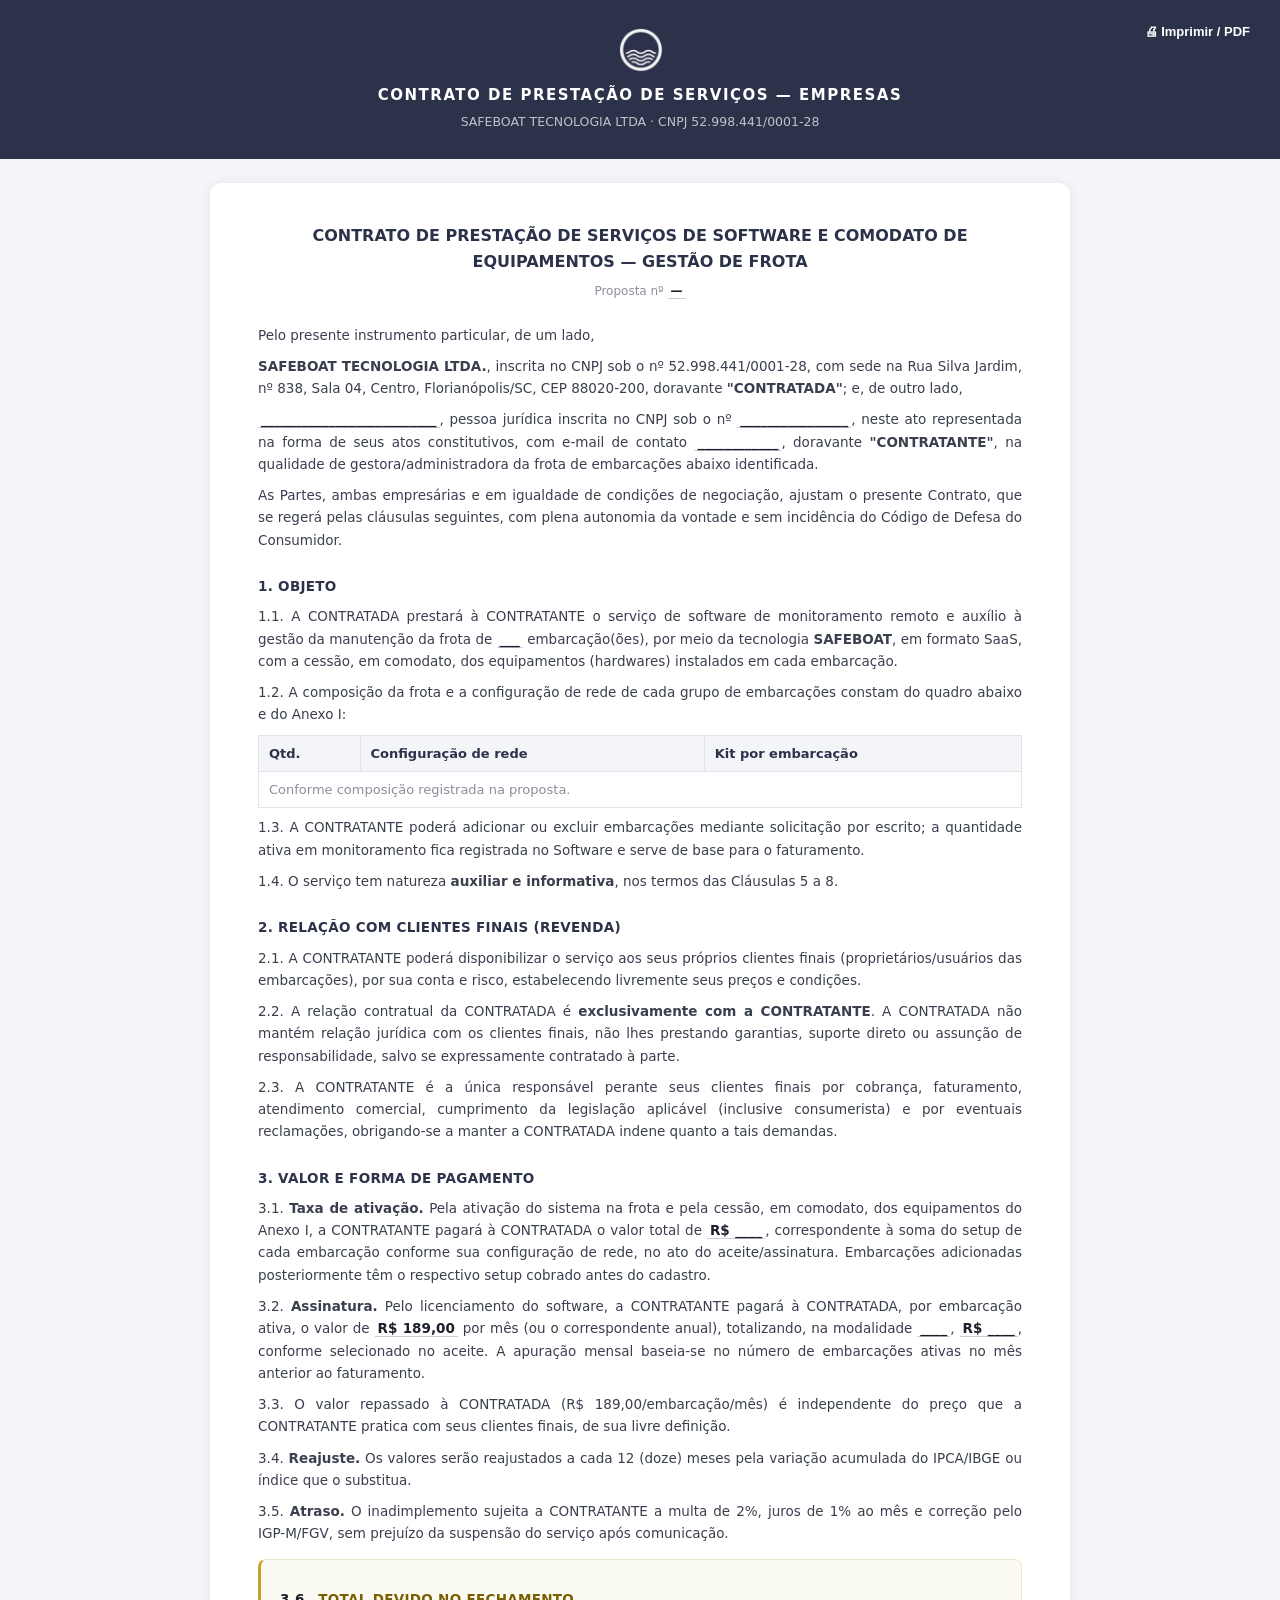
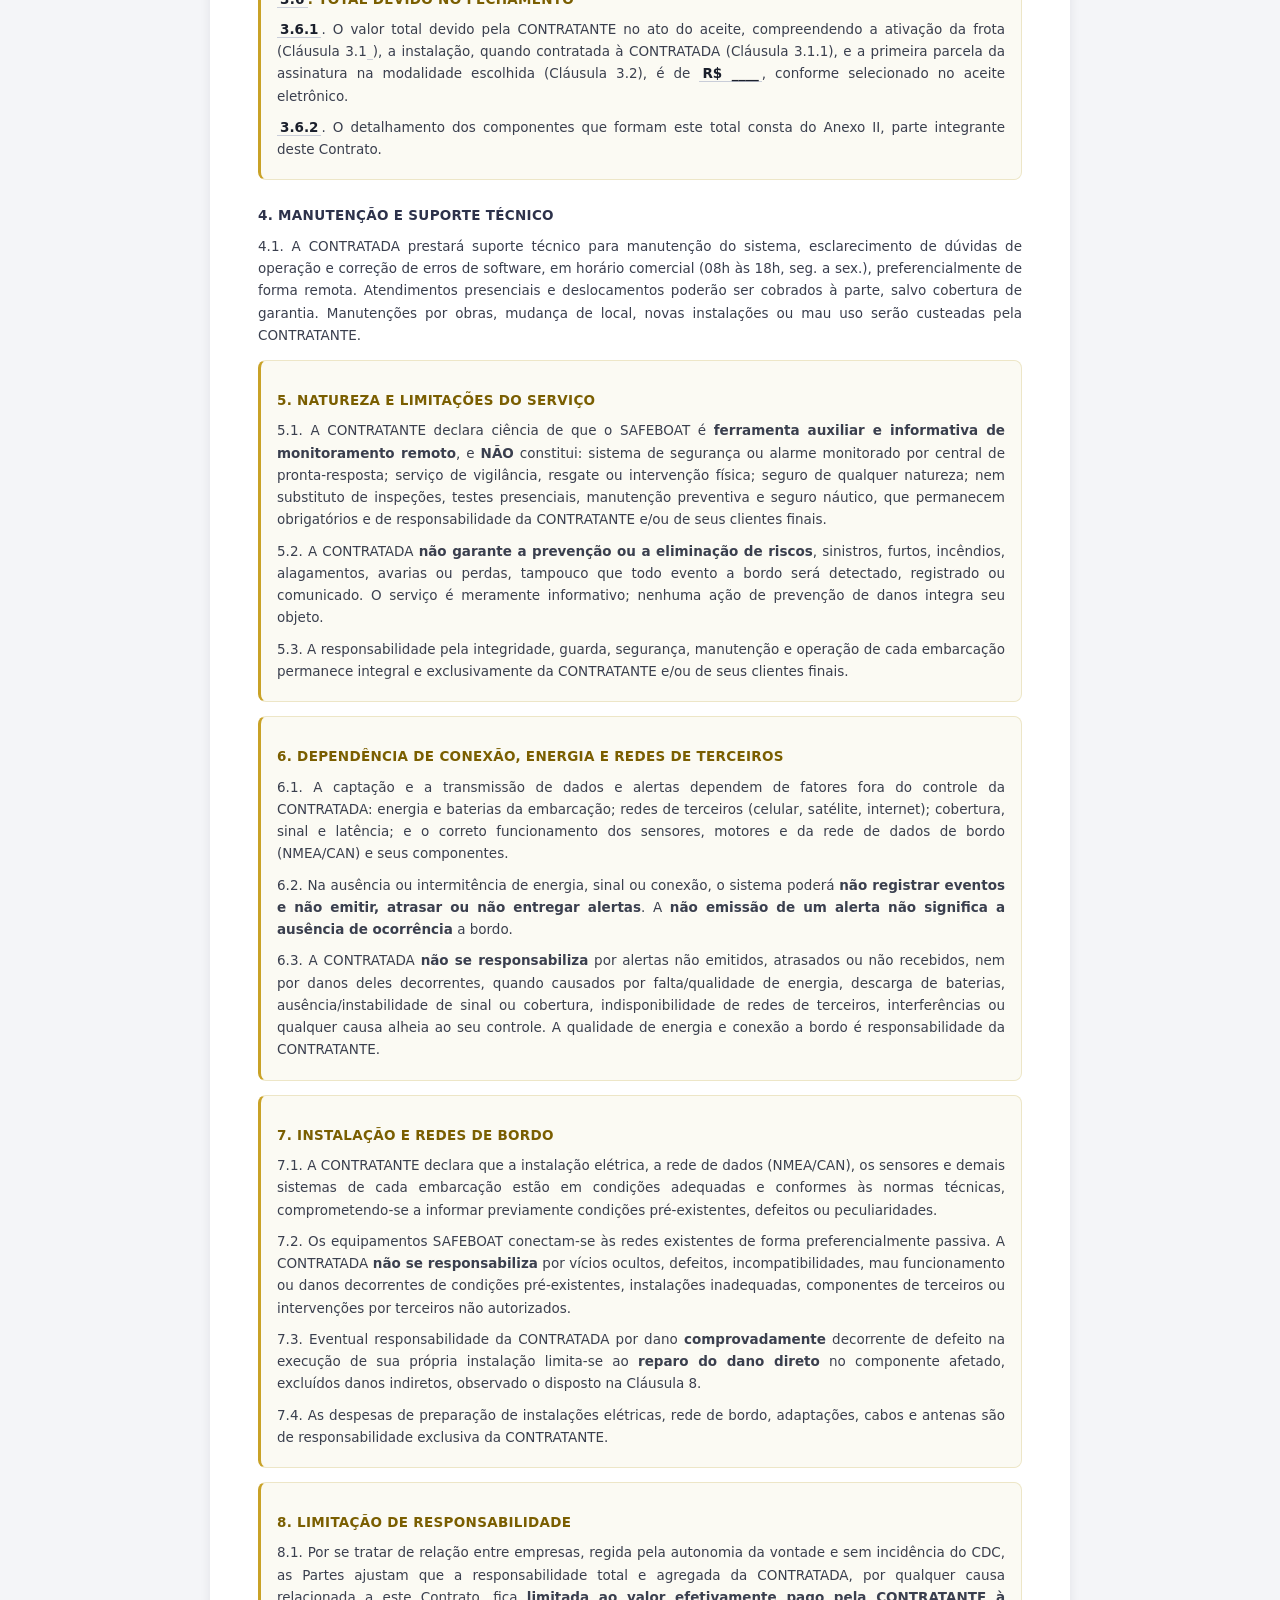
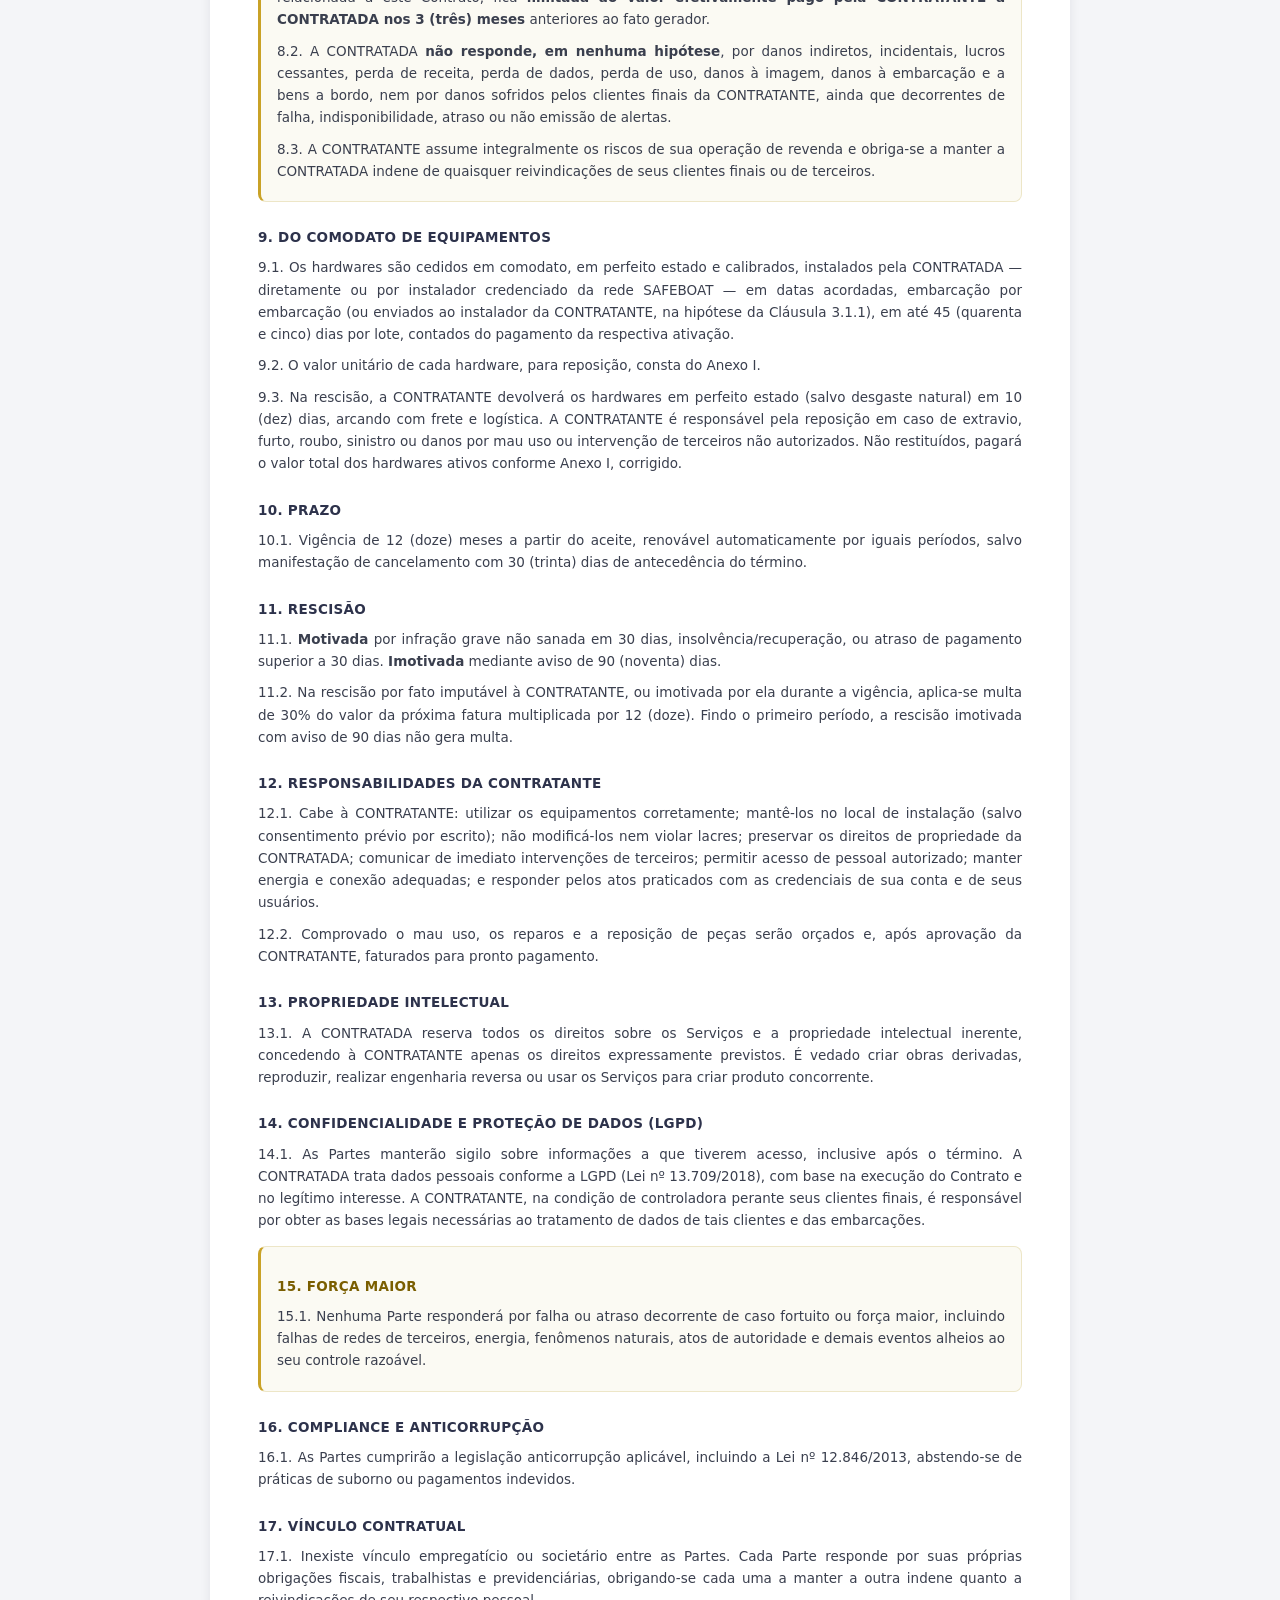
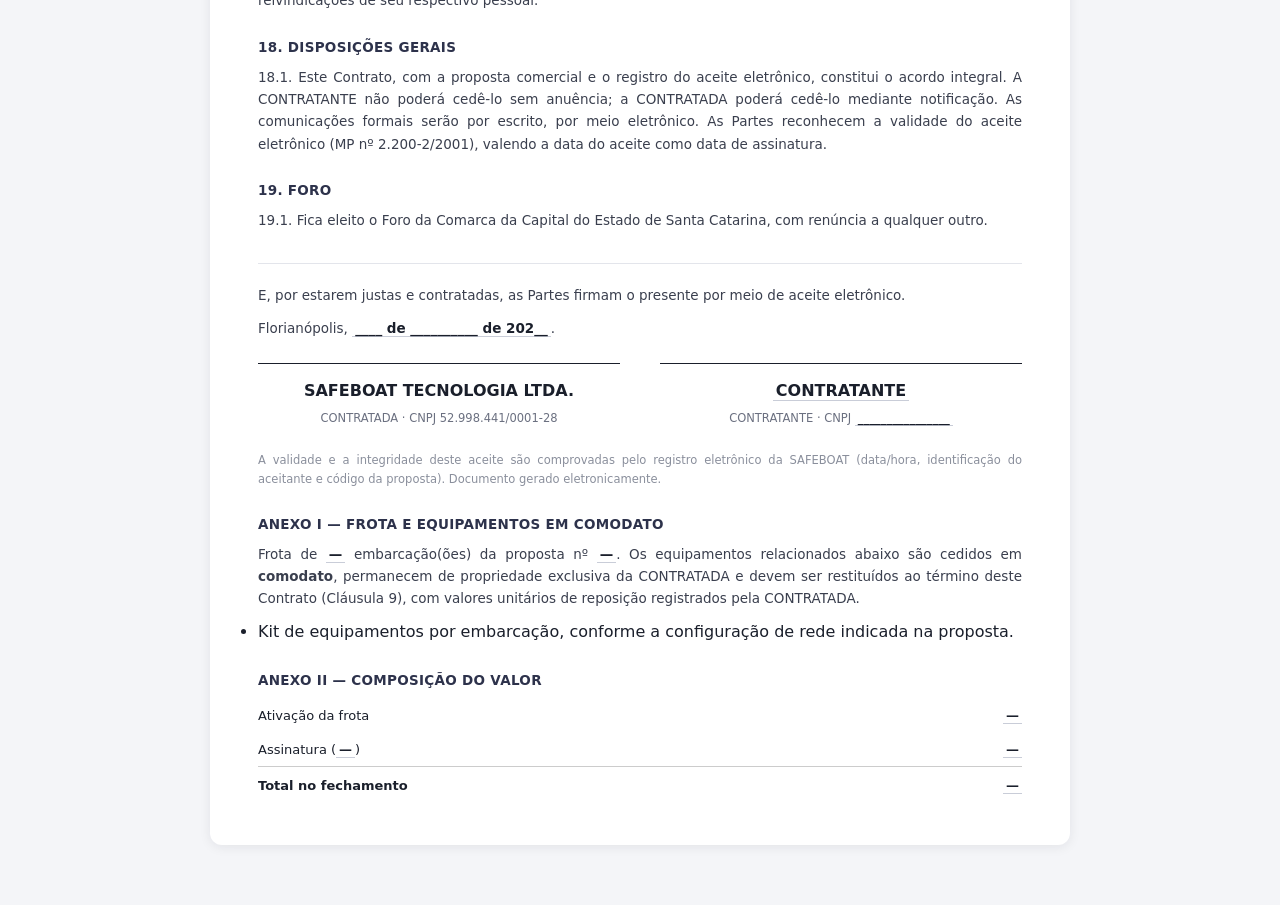
<file: proposta/termos-b2b.html>
<!DOCTYPE html>
<html lang="pt-BR">
<head>
<meta charset="UTF-8">
<meta name="viewport" content="width=device-width, initial-scale=1.0">
<meta name="theme-color" content="#2D324B">
<meta name="robots" content="noindex">
<title>Contrato de Prestação de Serviços — Empresas (B2B) — SAFEBOAT</title>
<style>
  * { box-sizing: border-box; margin: 0; padding: 0; }
  body { font-family: system-ui, -apple-system, "Segoe UI", sans-serif; background: #F4F5F8; color: #1A1F2B; line-height: 1.65; }
  .hd { background: #2D324B; color: #fff; padding: 26px 20px; text-align: center; }
  .hd img { height: 46px; display: block; margin: 0 auto 10px; }
  .hd b { font-size: 15px; letter-spacing: 1.5px; text-transform: uppercase; }
  .hd span { display: block; font-size: 12.5px; opacity: .7; margin-top: 4px; }
  main { max-width: 860px; margin: 24px auto 60px; background: #fff; padding: 40px 48px; border-radius: 12px; box-shadow: 0 2px 12px rgba(26,31,43,.08); }
  h1 { font-size: 16px; color: #2D324B; text-align: center; margin-bottom: 6px; }
  .doc-sub { text-align: center; font-size: 12px; color: #8A8F9C; margin-bottom: 22px; }
  h2 { font-size: 13.5px; color: #2D324B; margin: 24px 0 8px; letter-spacing: .3px; }
  p { font-size: 13.5px; color: #3A3F4E; margin-bottom: 9px; text-align: justify; }
  .mf { font-weight: 700; color: #1A1F2B; border-bottom: 1px solid #C9CDD8; padding: 0 3px; }
  .mf.filled { border-bottom: none; color: #16204a; background: #EEF3FB; border-radius: 3px; }
  .prot { background: #FBFAF3; border: 1px solid #EDE6C7; border-left: 3px solid #C9A227; border-radius: 8px; padding: 4px 16px 10px; margin: 14px 0; }
  .prot h2 { color: #7A5E00; }
  table.frota { width: 100%; border-collapse: collapse; margin: 8px 0; font-size: 13px; }
  table.frota th, table.frota td { border: 1px solid #E3E5EB; padding: 7px 10px; text-align: left; }
  table.frota th { background: #F4F5F8; color: #2D324B; }
  .sign { margin-top: 32px; border-top: 1px solid #E3E5EB; padding-top: 20px; }
  .sign .row { display: flex; gap: 40px; flex-wrap: wrap; margin-top: 24px; }
  .sign .col { flex: 1; min-width: 220px; text-align: center; }
  .sign .line { border-top: 1px solid #1A1F2B; margin-bottom: 6px; padding-top: 8px; }
  .sign small { font-size: 11.5px; color: #6B7080; }
  .print { position: fixed; top: 14px; right: 14px; background: #2D324B; color: #fff; border: none; border-radius: 9px; padding: 10px 16px; font-size: 13px; font-weight: 600; cursor: pointer; }
  @media print { .print { display: none; } body { background: #fff; } main { box-shadow: none; margin: 0; max-width: none; } .prot { background: none; } }
  @media (max-width: 640px) { main { padding: 24px 18px; margin: 12px 10px 40px; } }
</style>
</head>
<body>
<button class="print" onclick="window.print()">🖨 Imprimir / PDF</button>
<div class="hd"><img src="img/logo-circulo.png" alt="SAFEBOAT"><b>Contrato de Prestação de Serviços — Empresas</b><span>SAFEBOAT TECNOLOGIA LTDA · CNPJ 52.998.441/0001-28</span></div>
<main>
<h1>CONTRATO DE PRESTAÇÃO DE SERVIÇOS DE SOFTWARE E COMODATO DE EQUIPAMENTOS — GESTÃO DE FROTA</h1>
<div class="doc-sub">Proposta nº <span class="mf" data-mf="numero">—</span></div>

<p>Pelo presente instrumento particular, de um lado,</p>
<p><b>SAFEBOAT TECNOLOGIA LTDA.</b>, inscrita no CNPJ sob o nº 52.998.441/0001-28, com sede na Rua Silva Jardim, nº 838, Sala 04, Centro, Florianópolis/SC, CEP 88020-200, doravante <b>"CONTRATADA"</b>; e, de outro lado,</p>
<p><span class="mf" data-mf="cliente">__________________________</span>, pessoa jurídica inscrita no CNPJ sob o nº <span class="mf" data-mf="doc">________________</span>, neste ato representada na forma de seus atos constitutivos, com e-mail de contato <span class="mf" data-mf="email">____________</span>, doravante <b>"CONTRATANTE"</b>, na qualidade de gestora/administradora da frota de embarcações abaixo identificada.</p>
<p>As Partes, ambas empresárias e em igualdade de condições de negociação, ajustam o presente Contrato, que se regerá pelas cláusulas seguintes, com plena autonomia da vontade e sem incidência do Código de Defesa do Consumidor.</p>

<h2>1. OBJETO</h2>
<p>1.1. A CONTRATADA prestará à CONTRATANTE o serviço de software de monitoramento remoto e auxílio à gestão da manutenção da frota de <span class="mf" data-mf="boats">___</span> embarcação(ões), por meio da tecnologia <b>SAFEBOAT</b>, em formato SaaS, com a cessão, em comodato, dos equipamentos (hardwares) instalados em cada embarcação.</p>
<p>1.2. A composição da frota e a configuração de rede de cada grupo de embarcações constam do quadro abaixo e do Anexo I:</p>
<table class="frota" id="tblFrota"><thead><tr><th>Qtd.</th><th>Configuração de rede</th><th>Kit por embarcação</th></tr></thead><tbody><tr><td colspan="3" style="color:#8A8F9C">Conforme composição registrada na proposta.</td></tr></tbody></table>
<p>1.3. A CONTRATANTE poderá adicionar ou excluir embarcações mediante solicitação por escrito; a quantidade ativa em monitoramento fica registrada no Software e serve de base para o faturamento.</p>
<p>1.4. O serviço tem natureza <b>auxiliar e informativa</b>, nos termos das Cláusulas 5 a 8.</p>

<h2>2. RELAÇÃO COM CLIENTES FINAIS (REVENDA)</h2>
<p>2.1. A CONTRATANTE poderá disponibilizar o serviço aos seus próprios clientes finais (proprietários/usuários das embarcações), por sua conta e risco, estabelecendo livremente seus preços e condições.</p>
<p>2.2. A relação contratual da CONTRATADA é <b>exclusivamente com a CONTRATANTE</b>. A CONTRATADA não mantém relação jurídica com os clientes finais, não lhes prestando garantias, suporte direto ou assunção de responsabilidade, salvo se expressamente contratado à parte.</p>
<p>2.3. A CONTRATANTE é a única responsável perante seus clientes finais por cobrança, faturamento, atendimento comercial, cumprimento da legislação aplicável (inclusive consumerista) e por eventuais reclamações, obrigando-se a manter a CONTRATADA indene quanto a tais demandas.</p>

<h2>3. VALOR E FORMA DE PAGAMENTO</h2>
<p id="cl31Padrao">3.1. <b>Taxa de ativação.</b> Pela ativação do sistema na frota e pela cessão, em comodato, dos equipamentos do Anexo I, a CONTRATANTE pagará à CONTRATADA o valor total de <span class="mf" data-mf="valorImpl">R$ ____</span>, correspondente à soma do setup de cada embarcação conforme sua configuração de rede, no ato do aceite/assinatura. Embarcações adicionadas posteriormente têm o respectivo setup cobrado antes do cadastro.</p>
<div id="clFidel" style="display:none">
<p>3.1. <b>Taxa de ativação — isenção condicionada à permanência.</b> A taxa de ativação do sistema, devida pela ativação de cada embarcação e pela cessão, em comodato, dos equipamentos do Anexo I, tem o valor de tabela, por embarcação, de <b>R$ 1.100,00</b> (embarcação sem rede NMEA/CAN), <b>R$ 1.300,00</b> (rede NMEA) ou <b>R$ 1.600,00</b> (rede CAN, com conversor), conforme o kit instalado. A CONTRATADA <b>dispensa a cobrança</b> dessa taxa nas <span class="mf" data-mf="boats">___</span> embarcações deste Contrato, sob a condição de que cada embarcação permaneça ativa no serviço pelo prazo mínimo de <b><span class="mf" data-mf="fidelMeses">__</span> (<span class="mf" data-mf="fidelExtenso">____</span>) meses</b>, contado da data de ativação do monitoramento da respectiva embarcação ou, para as embarcações já em operação em regime de piloto, da data do aceite deste Contrato.</p>
<p>§ 1º <b>Cancelamento antes do prazo mínimo.</b> Se, antes de completado o prazo mínimo, a embarcação deixar de integrar o serviço — por exclusão solicitada pela CONTRATANTE (Cláusula 1.3), pela não renovação ou pela rescisão imotivada deste Contrato por iniciativa da CONTRATANTE, ou por rescisão decorrente de fato a ela imputável (Cláusula 11) —, a CONTRATANTE pagará à CONTRATADA, a título de multa compensatória, o valor de tabela da taxa de ativação daquela embarcação, indicado no caput desta Cláusula e atualizado na forma da Cláusula 3.4, em até 10 (dez) dias contados do cancelamento.</p>
<p>§ 2º A multa é apurada por embarcação cancelada, não incide sobre as embarcações que permanecerem ativas e deixa de ser exigível, em relação a cada embarcação, quando completado o respectivo prazo mínimo. Não é devida quando o cancelamento decorrer de rescisão imotivada por iniciativa da CONTRATADA ou de infração contratual desta.</p>
<p>§ 3º O prazo mínimo é próprio de cada embarcação e independe do prazo de vigência e das renovações previstos na Cláusula 10. O pagamento da multa não dispensa a restituição dos equipamentos em comodato (Cláusula 9) nem prejudica o disposto na Cláusula 11.2.</p>
<p>§ 4º As condições desta Cláusula valem para as embarcações indicadas na proposta. A inclusão de novas embarcações na frota terá as condições de ativação ajustadas por escrito entre as Partes.</p>
</div>
<div id="clInstSB" style="display:none">
<p>3.1.1. <b>Taxa de instalação.</b> A CONTRATANTE optou pela instalação dos equipamentos pela <b>rede de instaladores SAFEBOAT</b>, pelo valor de <span class="mf" data-mf="instVal">R$ ____</span>, em parcela única no ato do aceite, somado à taxa de ativação da Cláusula 3.1. A instalação será realizada pela CONTRATADA, diretamente ou por instalador credenciado por ela indicado, em data acordada, embarcação por embarcação, respondendo a CONTRATADA perante a CONTRATANTE pela sua execução, nos limites da Cláusula 7.3.</p>
</div>
<div id="clInstProprio" style="display:none">
<p>3.1.1. <b>Instalação pelo instalador da CONTRATANTE.</b> A CONTRATANTE optou por receber o kit completo de equipamentos para instalação por profissional de sua escolha, sem cobrança de taxa de instalação pela CONTRATADA. Nesse caso: (i) a CONTRATADA enviará o kit com o guia de instalação e prestará suporte técnico remoto ao instalador; (ii) a instalação deverá seguir as especificações técnicas da CONTRATADA, e a ativação do monitoramento ocorrerá após a validação remota do funcionamento de cada embarcação; (iii) a contratação, a remuneração e os serviços do instalador são de responsabilidade exclusiva da CONTRATANTE, não respondendo a CONTRATADA por danos, falhas ou defeitos decorrentes dessa instalação, inclusive à embarcação e aos equipamentos; (iv) os equipamentos permanecem cedidos em comodato, nos termos da Cláusula 9; e (v) eventual visita técnica da CONTRATADA para correção ou conclusão da instalação poderá ser cobrada à parte.</p>
</div>
<p>3.2. <b>Assinatura.</b> Pelo licenciamento do software, a CONTRATANTE pagará à CONTRATADA, por embarcação ativa, o valor de <span class="mf" data-mf="subBarco">R$ 189,00</span> por mês (ou o correspondente anual), totalizando, na modalidade <span class="mf" data-mf="planoLabel">____</span>, <span class="mf" data-mf="subTotal">R$ ____</span>, conforme selecionado no aceite. A apuração mensal baseia-se no número de embarcações ativas no mês anterior ao faturamento.</p>
<p>3.3. O valor repassado à CONTRATADA (R$ 189,00/embarcação/mês) é independente do preço que a CONTRATANTE pratica com seus clientes finais, de sua livre definição.</p>
<p>3.4. <b>Reajuste.</b> Os valores serão reajustados a cada 12 (doze) meses pela variação acumulada do IPCA/IBGE ou índice que o substitua.</p>
<p>3.5. <b>Atraso.</b> O inadimplemento sujeita a CONTRATANTE a multa de 2%, juros de 1% ao mês e correção pelo IGP-M/FGV, sem prejuízo da suspensão do serviço após comunicação.</p>

<div class="prot" id="clCamera" style="display:none">
<h2>3.6. Câmeras de segurança (opcional)</h2>
<p>3.6.1. A CONTRATANTE optou pela inclusão de <span class="mf" data-mf="camQtd">—</span> câmera(s) de segurança Wi-Fi Full HD, que integram o kit cedido em <b>comodato</b> (Anexo I) e são instaladas em conjunto com o sistema SAFEBOAT.</p>
<p>3.6.2. <b>Ativação das câmeras.</b> Pela ativação das câmeras, a CONTRATANTE pagará o valor adicional de <span class="mf" data-mf="camImplVal">R$ ____</span>, em parcela única no ato do aceite, somado à taxa de ativação da Cláusula 3.1.</p>
<p>3.6.3. <b>Acréscimo na assinatura.</b> A assinatura sofre acréscimo de <span class="mf" data-mf="camUnitAssin">R$ ____</span> por câmera, totalizando <span class="mf" data-mf="camMensalVal">R$ ____</span>, somado ao valor da Cláusula 3.2 e sujeito ao reajuste da Cláusula 3.4.</p>
<p>3.6.4. <b>Requisito de conectividade.</b> O funcionamento das câmeras depende de conexão de internet a bordo, fornecida por sistema Starlink (ou equivalente) de titularidade e responsabilidade exclusiva da CONTRATANTE ou do respectivo cliente final. Na ausência, insuficiência ou indisponibilidade dessa conexão, as câmeras não transmitirão imagens, o que não configura inadimplemento, defeito ou falha do serviço prestado pela CONTRATADA.</p>
<p>3.6.5. <b>Consumo e responsabilidade.</b> O volume de dados e o consumo de energia das câmeras variam conforme a demanda de uso e são de conta e responsabilidade exclusiva da CONTRATANTE. A CONTRATADA não responde por franquia, custos, limites, latência, interrupção ou indisponibilidade do serviço de internet, nem por eventual perda ou não gravação de imagens dela decorrente.</p>
<p>3.6.6. <b>Comodato das câmeras.</b> As câmeras permanecem de propriedade exclusiva da CONTRATADA e sujeitam-se integralmente à Cláusula 9, inclusive quanto à guarda, conservação, restituição ao término do Contrato e responsabilidade por extravio, furto, roubo, sinistro ou dano.</p>
</div>

<div class="prot" id="clVib" style="display:none">
<h2>3.7. Monitoramento de vibração VIB</h2>
<p>3.7.1. A CONTRATANTE optou pelo monitoramento preditivo de vibração <b>SAFEBOAT VIB</b> em <span class="mf" data-mf="vibQtd">—</span> máquina(s) da frota — motor(es) e/ou gerador(es) marítimo(s) —, por meio de sensores autônomos cedidos em <b>comodato</b> (Anexo I), fixados de forma não invasiva (adesivo naval, sem furos) e alimentados por bateria recarregável. O VIB comunica-se com a central SAFEBOAT instalada em cada embarcação, sem depender da rede Wi-Fi de bordo.</p>
<p>3.7.2. <b>Ativação do VIB.</b> Pela ativação, a CONTRATANTE pagará <span class="mf" data-mf="vibImplVal">R$ ____</span>, em parcela única no ato do aceite, somado à taxa da Cláusula 3.1.</p>
<p>3.7.3. <b>Acréscimo na assinatura.</b> A assinatura sofre acréscimo de <span class="mf" data-mf="vibUnitAssin">R$ ____</span> por máquina monitorada, totalizando <span class="mf" data-mf="vibAssinVal">R$ ____</span>, somado ao valor da Cláusula 3.2 e sujeito ao reajuste da Cláusula 3.4. O valor repassado à CONTRATADA independe do preço que a CONTRATANTE pratica com seus clientes finais (Cláusula 3.3).</p>
<p>3.7.4. <b>Natureza preditiva e auxiliar.</b> O VIB analisa tendências de vibração (espectro e severidade referenciada na norma ISO 10816) para <b>indicar probabilidade</b> de desgaste ou anomalia mecânica. Trata-se de ferramenta <b>informativa e auxiliar</b>: não constitui diagnóstico definitivo, não garante a antecipação ou detecção de toda e qualquer falha e <b>não substitui</b> as manutenções preventivas, revisões e inspeções recomendadas pelo fabricante de cada máquina, que permanecem de responsabilidade da CONTRATANTE e de seus clientes finais. Aplicam-se integralmente as demais cláusulas deste Contrato relativas a limitação de responsabilidade.</p>
<p>3.7.5. <b>Aprendizado inicial.</b> Nos primeiros dias de uso o sistema constrói a assinatura de vibração de referência de cada máquina; alertas preditivos passam a valer após esse período de aprendizado.</p>
<p>3.7.6. <b>Comodato.</b> Os sensores VIB permanecem de propriedade exclusiva da CONTRATADA e sujeitam-se integralmente à Cláusula 9, inclusive quanto à guarda, conservação, restituição e responsabilidade por extravio, furto, sinistro ou dano. A recarga das baterias em uso normal é orientada pela CONTRATADA.</p>
</div>

<div class="prot" id="clTerm" style="display:none">
<h2>3.8. Câmera térmica com IA</h2>
<p>3.8.1. A CONTRATANTE optou pela instalação de <span class="mf" data-mf="termQtd">—</span> câmera(s) térmica(s) com análise por inteligência artificial na(s) praça(s) de máquinas das embarcações da frota, cedida(s) em <b>comodato</b> (Anexo I), alimentada(s) pelos 12 V da embarcação e conectada(s) por Wi-Fi ao hub SAFEBOAT. A quantidade e a posição das câmeras são definidas pela CONTRATADA conforme o layout de cada casa de máquinas.</p>
<p>3.8.2. <b>Ativação.</b> Pela ativação, a CONTRATANTE pagará <span class="mf" data-mf="termImplVal">R$ ____</span>, em parcela única no ato do aceite, somado à taxa da Cláusula 3.1.</p>
<p>3.8.3. <b>Acréscimo na assinatura.</b> A assinatura sofre acréscimo de <span class="mf" data-mf="termUnitAssin">R$ ____</span>, totalizando <span class="mf" data-mf="termAssinVal">R$ ____</span>, somado ao valor da Cláusula 3.2 e sujeito ao reajuste da Cláusula 3.4. O valor repassado à CONTRATADA independe do preço que a CONTRATANTE pratica com seus clientes finais (Cláusula 3.3).</p>
<p>3.8.4. <b>Natureza preditiva e auxiliar.</b> A câmera térmica mede a temperatura superficial dos equipamentos no seu campo de visão (sensor de 32×24 pontos, faixa de −40 a 300 °C, exatidão típica de ±1 °C) e a inteligência artificial <b>indica probabilidade</b> de aquecimento anormal a partir do comportamento aprendido de cada ponto. Trata-se de ferramenta <b>informativa e auxiliar</b>: não constitui sistema de detecção ou combate a incêndio, não substitui os detectores, extintores e inspeções exigidos pelas normas e pelo fabricante, e não garante a antecipação ou detecção de toda e qualquer falha. Pontos fora do campo de visão, obstruídos ou com a lente suja não são monitorados.</p>
<p>3.8.5. <b>Conectividade e consumo.</b> O funcionamento depende de rede Wi-Fi e alimentação 12 V a bordo, de responsabilidade da CONTRATANTE ou do respectivo cliente final; a indisponibilidade dessas condições não configura inadimplemento da CONTRATADA.</p>
<p>3.8.6. <b>Comodato.</b> As câmeras térmicas permanecem de propriedade exclusiva da CONTRATADA e sujeitam-se integralmente à Cláusula 9, inclusive quanto à guarda, conservação, restituição e responsabilidade por extravio, furto, sinistro ou dano.</p>
</div>

<div class="prot" id="clCombo" style="display:none">
<h2>3.9. Combo Motor Completo (VIB + câmera térmica)</h2>
<p>3.9.1. A CONTRATANTE optou pelo <b>Combo Motor Completo</b> em <span class="mf" data-mf="comboQtd">—</span> motor(es): para cada motor, um sensor de vibração VIB e uma câmera térmica com IA, contratados em conjunto com a leitura de dados do motor pela rede CAN (Cláusula 3.1), ambos cedidos em <b>comodato</b> (Anexo I) e regidos, respectivamente, pelas Cláusulas 3.7 e 3.8 no que não for disposto nesta cláusula.</p>
<p>3.9.2. <b>Ativação.</b> Pela ativação do combo, a CONTRATANTE pagará <span class="mf" data-mf="comboImplVal">R$ ____</span>, em parcela única no ato do aceite, somado à taxa da Cláusula 3.1.</p>
<p>3.9.3. <b>Acréscimo na assinatura.</b> A assinatura sofre acréscimo conjunto de <span class="mf" data-mf="comboUnitAssin">R$ ____</span> por motor, totalizando <span class="mf" data-mf="comboAssinVal">R$ ____</span>, somado ao valor da Cláusula 3.2 e sujeito ao reajuste da Cláusula 3.4 — condição promocional de lançamento, em substituição aos acréscimos individuais das Cláusulas 3.7.3 e 3.8.3 para os motores abrangidos.</p>
</div>

<div class="prot">
<h2><span class="mf" data-mf="numTotal">3.6</span>. TOTAL DEVIDO NO FECHAMENTO</h2>
<p><span class="mf" data-mf="numTotalA">3.6.1</span>. O valor total devido pela CONTRATANTE no ato do aceite, compreendendo a ativação da frota (Cláusula 3.1<span class="mf" data-mf="numTotalCam"></span>), a instalação, quando contratada à CONTRATADA (Cláusula 3.1.1), e a primeira parcela da assinatura na modalidade escolhida (Cláusula 3.2), é de <b><span class="mf" data-mf="valorTotal">R$ ____</span></b>, conforme selecionado no aceite eletrônico.</p>
<p><span class="mf" data-mf="numTotalB">3.6.2</span>. O detalhamento dos componentes que formam este total consta do Anexo II, parte integrante deste Contrato.</p>
</div>

<h2>4. MANUTENÇÃO E SUPORTE TÉCNICO</h2>
<p>4.1. A CONTRATADA prestará suporte técnico para manutenção do sistema, esclarecimento de dúvidas de operação e correção de erros de software, em horário comercial (08h às 18h, seg. a sex.), preferencialmente de forma remota. Atendimentos presenciais e deslocamentos poderão ser cobrados à parte, salvo cobertura de garantia. Manutenções por obras, mudança de local, novas instalações ou mau uso serão custeadas pela CONTRATANTE.</p>

<div class="prot">
<h2>5. NATUREZA E LIMITAÇÕES DO SERVIÇO</h2>
<p>5.1. A CONTRATANTE declara ciência de que o SAFEBOAT é <b>ferramenta auxiliar e informativa de monitoramento remoto</b>, e <b>NÃO</b> constitui: sistema de segurança ou alarme monitorado por central de pronta-resposta; serviço de vigilância, resgate ou intervenção física; seguro de qualquer natureza; nem substituto de inspeções, testes presenciais, manutenção preventiva e seguro náutico, que permanecem obrigatórios e de responsabilidade da CONTRATANTE e/ou de seus clientes finais.</p>
<p>5.2. A CONTRATADA <b>não garante a prevenção ou a eliminação de riscos</b>, sinistros, furtos, incêndios, alagamentos, avarias ou perdas, tampouco que todo evento a bordo será detectado, registrado ou comunicado. O serviço é meramente informativo; nenhuma ação de prevenção de danos integra seu objeto.</p>
<p>5.3. A responsabilidade pela integridade, guarda, segurança, manutenção e operação de cada embarcação permanece integral e exclusivamente da CONTRATANTE e/ou de seus clientes finais.</p>
</div>

<div class="prot">
<h2>6. DEPENDÊNCIA DE CONEXÃO, ENERGIA E REDES DE TERCEIROS</h2>
<p>6.1. A captação e a transmissão de dados e alertas dependem de fatores fora do controle da CONTRATADA: energia e baterias da embarcação; redes de terceiros (celular, satélite, internet); cobertura, sinal e latência; e o correto funcionamento dos sensores, motores e da rede de dados de bordo (NMEA/CAN) e seus componentes.</p>
<p>6.2. Na ausência ou intermitência de energia, sinal ou conexão, o sistema poderá <b>não registrar eventos e não emitir, atrasar ou não entregar alertas</b>. A <b>não emissão de um alerta não significa a ausência de ocorrência</b> a bordo.</p>
<p>6.3. A CONTRATADA <b>não se responsabiliza</b> por alertas não emitidos, atrasados ou não recebidos, nem por danos deles decorrentes, quando causados por falta/qualidade de energia, descarga de baterias, ausência/instabilidade de sinal ou cobertura, indisponibilidade de redes de terceiros, interferências ou qualquer causa alheia ao seu controle. A qualidade de energia e conexão a bordo é responsabilidade da CONTRATANTE.</p>
</div>

<div class="prot">
<h2>7. INSTALAÇÃO E REDES DE BORDO</h2>
<p>7.1. A CONTRATANTE declara que a instalação elétrica, a rede de dados (NMEA/CAN), os sensores e demais sistemas de cada embarcação estão em condições adequadas e conformes às normas técnicas, comprometendo-se a informar previamente condições pré-existentes, defeitos ou peculiaridades.</p>
<p>7.2. Os equipamentos SAFEBOAT conectam-se às redes existentes de forma preferencialmente passiva. A CONTRATADA <b>não se responsabiliza</b> por vícios ocultos, defeitos, incompatibilidades, mau funcionamento ou danos decorrentes de condições pré-existentes, instalações inadequadas, componentes de terceiros ou intervenções por terceiros não autorizados.</p>
<p>7.3. Eventual responsabilidade da CONTRATADA por dano <b>comprovadamente</b> decorrente de defeito na execução de sua própria instalação limita-se ao <b>reparo do dano direto</b> no componente afetado, excluídos danos indiretos, observado o disposto na Cláusula 8.</p>
<p>7.4. As despesas de preparação de instalações elétricas, rede de bordo, adaptações, cabos e antenas são de responsabilidade exclusiva da CONTRATANTE.</p>
</div>

<div class="prot">
<h2>8. LIMITAÇÃO DE RESPONSABILIDADE</h2>
<p>8.1. Por se tratar de relação entre empresas, regida pela autonomia da vontade e sem incidência do CDC, as Partes ajustam que a responsabilidade total e agregada da CONTRATADA, por qualquer causa relacionada a este Contrato, fica <b>limitada ao valor efetivamente pago pela CONTRATANTE à CONTRATADA nos 3 (três) meses</b> anteriores ao fato gerador.</p>
<p>8.2. A CONTRATADA <b>não responde, em nenhuma hipótese</b>, por danos indiretos, incidentais, lucros cessantes, perda de receita, perda de dados, perda de uso, danos à imagem, danos à embarcação e a bens a bordo, nem por danos sofridos pelos clientes finais da CONTRATANTE, ainda que decorrentes de falha, indisponibilidade, atraso ou não emissão de alertas.</p>
<p>8.3. A CONTRATANTE assume integralmente os riscos de sua operação de revenda e obriga-se a manter a CONTRATADA indene de quaisquer reivindicações de seus clientes finais ou de terceiros.</p>
</div>

<h2>9. DO COMODATO DE EQUIPAMENTOS</h2>
<p>9.1. Os hardwares são cedidos em comodato, em perfeito estado e calibrados, instalados pela CONTRATADA — diretamente ou por instalador credenciado da rede SAFEBOAT — em datas acordadas, embarcação por embarcação (ou enviados ao instalador da CONTRATANTE, na hipótese da Cláusula 3.1.1), em até 45 (quarenta e cinco) dias por lote, <span data-mf="prazoBase">contados do pagamento da respectiva ativação</span>.</p>
<p>9.2. O valor unitário de cada hardware, para reposição, consta do Anexo I.</p>
<p>9.3. Na rescisão, a CONTRATANTE devolverá os hardwares em perfeito estado (salvo desgaste natural) em 10 (dez) dias, arcando com frete e logística. A CONTRATANTE é responsável pela reposição em caso de extravio, furto, roubo, sinistro ou danos por mau uso ou intervenção de terceiros não autorizados. Não restituídos, pagará o valor total dos hardwares ativos conforme Anexo I, corrigido.</p>

<h2>10. PRAZO</h2>
<p>10.1. Vigência de 12 (doze) meses a partir do aceite, renovável automaticamente por iguais períodos, salvo manifestação de cancelamento com 30 (trinta) dias de antecedência do término.</p>

<h2>11. RESCISÃO</h2>
<p>11.1. <b>Motivada</b> por infração grave não sanada em 30 dias, insolvência/recuperação, ou atraso de pagamento superior a 30 dias. <b>Imotivada</b> mediante aviso de 90 (noventa) dias.</p>
<p>11.2. Na rescisão por fato imputável à CONTRATANTE, ou imotivada por ela durante a vigência, aplica-se multa de 30% do valor da próxima fatura multiplicada por 12 (doze). Findo o primeiro período, a rescisão imotivada com aviso de 90 dias não gera multa.</p>

<h2>12. RESPONSABILIDADES DA CONTRATANTE</h2>
<p>12.1. Cabe à CONTRATANTE: utilizar os equipamentos corretamente; mantê-los no local de instalação (salvo consentimento prévio por escrito); não modificá-los nem violar lacres; preservar os direitos de propriedade da CONTRATADA; comunicar de imediato intervenções de terceiros; permitir acesso de pessoal autorizado; manter energia e conexão adequadas; e responder pelos atos praticados com as credenciais de sua conta e de seus usuários.</p>
<p>12.2. Comprovado o mau uso, os reparos e a reposição de peças serão orçados e, após aprovação da CONTRATANTE, faturados para pronto pagamento.</p>

<h2>13. PROPRIEDADE INTELECTUAL</h2>
<p>13.1. A CONTRATADA reserva todos os direitos sobre os Serviços e a propriedade intelectual inerente, concedendo à CONTRATANTE apenas os direitos expressamente previstos. É vedado criar obras derivadas, reproduzir, realizar engenharia reversa ou usar os Serviços para criar produto concorrente.</p>

<h2>14. CONFIDENCIALIDADE E PROTEÇÃO DE DADOS (LGPD)</h2>
<p>14.1. As Partes manterão sigilo sobre informações a que tiverem acesso, inclusive após o término. A CONTRATADA trata dados pessoais conforme a LGPD (Lei nº 13.709/2018), com base na execução do Contrato e no legítimo interesse. A CONTRATANTE, na condição de controladora perante seus clientes finais, é responsável por obter as bases legais necessárias ao tratamento de dados de tais clientes e das embarcações.</p>

<div class="prot">
<h2>15. FORÇA MAIOR</h2>
<p>15.1. Nenhuma Parte responderá por falha ou atraso decorrente de caso fortuito ou força maior, incluindo falhas de redes de terceiros, energia, fenômenos naturais, atos de autoridade e demais eventos alheios ao seu controle razoável.</p>
</div>

<h2>16. COMPLIANCE E ANTICORRUPÇÃO</h2>
<p>16.1. As Partes cumprirão a legislação anticorrupção aplicável, incluindo a Lei nº 12.846/2013, abstendo-se de práticas de suborno ou pagamentos indevidos.</p>

<h2>17. VÍNCULO CONTRATUAL</h2>
<p>17.1. Inexiste vínculo empregatício ou societário entre as Partes. Cada Parte responde por suas próprias obrigações fiscais, trabalhistas e previdenciárias, obrigando-se cada uma a manter a outra indene quanto a reivindicações de seu respectivo pessoal.</p>

<h2>18. DISPOSIÇÕES GERAIS</h2>
<p>18.1. Este Contrato, com a proposta comercial e o registro do aceite eletrônico, constitui o acordo integral. A CONTRATANTE não poderá cedê-lo sem anuência; a CONTRATADA poderá cedê-lo mediante notificação. As comunicações formais serão por escrito, por meio eletrônico. As Partes reconhecem a validade do aceite eletrônico (MP nº 2.200-2/2001), valendo a data do aceite como data de assinatura.</p>

<h2>19. FORO</h2>
<p>19.1. Fica eleito o Foro da Comarca da Capital do Estado de Santa Catarina, com renúncia a qualquer outro.</p>

<div class="sign">
<p>E, por estarem justas e contratadas, as Partes firmam o presente por meio de aceite eletrônico.</p>
<p style="margin-top:10px">Florianópolis, <span class="mf" data-mf="dataExtenso">____ de __________ de 202__</span>.</p>
<div class="row">
  <div class="col"><div class="line"></div><b>SAFEBOAT TECNOLOGIA LTDA.</b><br><small>CONTRATADA · CNPJ 52.998.441/0001-28</small></div>
  <div class="col"><div class="line"></div><b><span class="mf" data-mf="cliente">CONTRATANTE</span></b><br><small>CONTRATANTE · CNPJ <span class="mf" data-mf="doc">________________</span></small></div>
</div>
<p style="margin-top:20px;font-size:11.5px;color:#8A8F9C">A validade e a integridade deste aceite são comprovadas pelo registro eletrônico da SAFEBOAT (data/hora, identificação do aceitante e código da proposta). Documento gerado eletronicamente.</p>
</div>

<h2>ANEXO I — FROTA E EQUIPAMENTOS EM COMODATO</h2>
<p id="anexoFrota">Frota de <span class="mf" data-mf="boats">—</span> embarcação(ões) da proposta nº <span class="mf" data-mf="numero">—</span>. Os equipamentos relacionados abaixo são cedidos em <b>comodato</b>, permanecem de propriedade exclusiva da CONTRATADA e devem ser restituídos ao término deste Contrato (Cláusula 9), com valores unitários de reposição registrados pela CONTRATADA.</p>
<ul id="anexoItens"><li>Kit de equipamentos por embarcação, conforme a configuração de rede indicada na proposta.</li></ul>

<h2>ANEXO II — COMPOSIÇÃO DO VALOR</h2>
<table id="anexoValores" style="width:100%;border-collapse:collapse;font-size:13px">
  <tr><td style="padding:6px 0">Ativação da frota</td><td style="text-align:right"><span class="mf" data-mf="avImpl">—</span></td></tr>
  <tr id="avLinhaInst" style="display:none"><td style="padding:6px 0">Instalação</td><td style="text-align:right"><span class="mf" data-mf="avInst">—</span></td></tr>
  <tr id="avLinhaCam" style="display:none"><td style="padding:6px 0">Ativação das câmeras</td><td style="text-align:right"><span class="mf" data-mf="avCamImpl">—</span></td></tr>
  <tr id="avLinhaVib" style="display:none"><td style="padding:6px 0">Ativação do VIB (vibração)</td><td style="text-align:right"><span class="mf" data-mf="avVibImpl">—</span></td></tr>
  <tr id="avLinhaTerm" style="display:none"><td style="padding:6px 0">Ativação das câmeras térmicas</td><td style="text-align:right"><span class="mf" data-mf="avTermImpl">—</span></td></tr>
  <tr id="avLinhaCombo" style="display:none"><td style="padding:6px 0">Ativação do Combo Motor Completo</td><td style="text-align:right"><span class="mf" data-mf="avComboImpl">—</span></td></tr>
  <tr><td style="padding:6px 0">Assinatura (<span class="mf" data-mf="avPlano">—</span>)</td><td style="text-align:right"><span class="mf" data-mf="avAssin">—</span></td></tr>
  <tr id="avLinhaCamAssin" style="display:none"><td style="padding:6px 0">Acréscimo das câmeras na assinatura</td><td style="text-align:right"><span class="mf" data-mf="avCamAssin">—</span></td></tr>
  <tr id="avLinhaVibAssin" style="display:none"><td style="padding:6px 0">Acréscimo do VIB na assinatura</td><td style="text-align:right"><span class="mf" data-mf="avVibAssin">—</span></td></tr>
  <tr id="avLinhaTermAssin" style="display:none"><td style="padding:6px 0">Acréscimo das câmeras térmicas na assinatura</td><td style="text-align:right"><span class="mf" data-mf="avTermAssin">—</span></td></tr>
  <tr id="avLinhaComboAssin" style="display:none"><td style="padding:6px 0">Acréscimo do Combo Motor Completo na assinatura</td><td style="text-align:right"><span class="mf" data-mf="avComboAssin">—</span></td></tr>
  <tr><td style="padding:8px 0;border-top:1px solid #ccc;font-weight:700">Total no fechamento</td><td style="text-align:right;border-top:1px solid #ccc;font-weight:700"><span class="mf" data-mf="valorTotal">—</span></td></tr>
</table>
</main>

<script>
'use strict';
const SUPA_URL = 'https://ppdafbzlnjgggycecjhs.supabase.co';
const SUPA_KEY = 'sb_publishable_IN2C9q60_SfQjDgVwGCzrQ_vPCdoADp';
const REDE_NOME = { nenhuma: 'Sem rede NMEA/CAN', nmea: 'Rede NMEA (conexão por cabo)', can: 'Rede CAN (com conversor J1939-NMEA)' };
const MESES = ['janeiro','fevereiro','março','abril','maio','junho','julho','agosto','setembro','outubro','novembro','dezembro'];
const fmtBRL = (v) => Number(v).toLocaleString('pt-BR', { style: 'currency', currency: 'BRL' });
/* Instalação (rede de instaladores SAFEBOAT): #INST=SB cobra R$1.000/barco + R$100/barco
   com rede NMEA/CAN + R$100/câmera de vigilância + R$100/câmera térmica; #INST=PROPRIO =
   kit enviado ao instalador da CONTRATANTE. Mesma regra da página da proposta. */
function instKit(p, fl) {
  const kit = String(p.kit || '').split(' + ');
  const t = kit.find((k) => k.indexOf('#INST=') === 0);
  const v = t ? t.slice(6).toUpperCase() : '';
  if ((v !== 'SB' && v !== 'PROPRIO') || kit.includes('#UPGRADE') || kit.includes('#RENOVACAO') || kit.includes('#VIBSOLO')) return null;
  if (v === 'PROPRIO') return { modo: v, total: 0, txt: '' };
  const num = (pre) => { const m = kit.find((k) => k.indexOf(pre) === 0); return m ? Math.max(0, parseInt(m.slice(pre.length), 10) || 0) : 0; };
  const boats = fl ? (Number(fl.boats) || 0) : 1;
  const rede = fl ? (fl.lines || []).filter((l) => ['nmea', 'can'].indexOf(l.redeKey || l.rede) !== -1).reduce((s, l) => s + (Number(l.qtd) || 0), 0) : ((p.rede === 'nmea' || p.rede === 'can') ? 1 : 0);
  const cam = num('#CAM='), term = num('#TERM=') + num('#COMBO=');
  const it = [['instalação básica', boats * 1000], ['leitura de motor (rede NMEA/CAN)', rede * 100], ['câmeras de vigilância', cam * 100], ['câmeras térmicas', term * 100]].filter((x) => x[1] > 0);
  const total = it.reduce((s, x) => s + x[1], 0);
  return { modo: v, total, txt: it.map((x) => x[0] + ' ' + fmtBRL(x[1])).join(' + ') };
}
function instPreencher(inst) {
  if (!inst) return;
  const show = (id) => { const el = document.getElementById(id); if (el) el.style.display = ''; };
  show('avLinhaInst');
  if (inst.modo === 'SB') { show('clInstSB'); set('instVal', fmtBRL(inst.total) + ' (' + inst.txt + ')'); set('avInst', fmtBRL(inst.total)); }
  else { show('clInstProprio'); set('avInst', 'pelo instalador da CONTRATANTE — não cobrada'); }
}

/* Câmera opcional: ativação (preço + 15%) e acréscimo na assinatura */
const CAM = { impl: Math.round(411.24 * 1.15 * 100) / 100, mensal: 29.90, anual: 299.00 };
function camsKit(kit) { const t = String(kit || '').split(' + ').find((k) => k.indexOf('#CAM=') === 0); return t ? Math.max(0, parseInt(t.slice(5), 10) || 0) : 0; }
/* VIB: R$600/máquina de ativação (ou isenta — #VIBISENTO) e 49,90/máquina/mês ou 499/ano */
const VIBC = { impl: 600, mensal: 39.90, anual: 399.00 };   // preço de gestor (B2B); revenda sugerida R$49,90

/* Câmera térmica e Combo Motor Completo (mesma política do VIB; preços de gestor) */
const TERMC = { impl: 990, mensal1: 39.90, mensalAdic: 20.00, anual1: 399.00, anualAdic: 200.00 };
const COMBOC = { impl: 1590, mensal: 69.90, anual: 699.00 };
function termsKit(kit) { const t = String(kit || '').split(' + ').find((k) => k.indexOf('#TERM=') === 0); return t ? Math.min(99, Math.max(0, parseInt(t.slice(6), 10) || 0)) : 0; }
function combosKit(kit) { const t = String(kit || '').split(' + ').find((k) => k.indexOf('#COMBO=') === 0); return t ? Math.min(99, Math.max(0, parseInt(t.slice(7), 10) || 0)) : 0; }
function vibsKit(kit) { const t = String(kit || '').split(' + ').find((k) => k.indexOf('#VIB=') === 0); return t ? Math.min(99, Math.max(0, parseInt(t.slice(5), 10) || 0)) : 0; }

function parseRef() {
  const q = new URLSearchParams(location.search).get('p') || '';
  const m = q.match(/^(\d+)-([a-z0-9]{4,10})$/i);
  return m ? { n: parseInt(m[1], 10), t: m[2] } : null;
}
function set(field, valor) {
  document.querySelectorAll('[data-mf="' + field + '"]').forEach((el) => { el.textContent = valor; el.classList.add('filled'); });
}
function dataExtenso(iso) { const d = iso ? new Date(iso) : new Date(); return d.getDate() + ' de ' + MESES[d.getMonth()] + ' de ' + d.getFullYear(); }
/* #FIDEL=<meses>: ativação isenta, condicionada à permanência mínima por embarcação */
const EXTENSO = { 12: 'doze', 18: 'dezoito', 24: 'vinte e quatro', 30: 'trinta', 36: 'trinta e seis', 48: 'quarenta e oito', 60: 'sessenta' };
function fidelKit(kit) { const t = String(kit || '').split(' + ').find((k) => k.indexOf('#FIDEL=') === 0); const n = t ? parseInt(t.slice(7), 10) : 0; return n > 0 && n <= 120 ? n : 0; }
function fidelPreencher(meses) {
  if (!meses) return;
  const pad = document.getElementById('cl31Padrao'); if (pad) pad.style.display = 'none';
  const cl = document.getElementById('clFidel'); if (cl) cl.style.display = '';
  set('fidelMeses', String(meses));
  set('fidelExtenso', EXTENSO[meses] || String(meses));
  document.querySelectorAll('[data-mf="prazoBase"]').forEach((el) => { el.textContent = 'contados do aceite deste Contrato'; });
  set('avImpl', 'isenta — condicionada à permanência de ' + meses + ' meses por embarcação (Cláusula 3.1)');
}
function parseFleet(kit) {
  const t = String(kit || '').split(' + ').find((k) => k.indexOf('#B2B=') === 0);
  if (!t) return null;
  try { return JSON.parse(decodeURIComponent(escape(atob(t.slice(5))))); } catch (e) { return null; }
}

(async () => {
  const ref = parseRef();
  if (!ref) return;
  let p;
  try {
    const r = await fetch(SUPA_URL + '/rest/v1/rpc/prop_get', {
      method: 'POST', headers: { apikey: SUPA_KEY, Authorization: 'Bearer ' + SUPA_KEY, 'Content-Type': 'application/json' },
      body: JSON.stringify({ n: ref.n, t: ref.t }),
    });
    const rows = await r.json();
    if (!rows || !rows.length) return;
    p = rows[0];
  } catch (e) { return; }

  set('numero', String(p.numero).padStart(4, '0'));
  if (p.aceite_nome) set('cliente', p.aceite_nome); else if (p.cliente) set('cliente', p.cliente);
  if (p.aceite_doc) set('doc', p.aceite_doc);

  const f = parseFleet(p.kit);
  const renov = String(p.kit || '').split(' + ').includes('#RENOVACAO');
  const upg = String(p.kit || '').split(' + ').includes('#UPGRADE');
  const boats = f ? f.boats : 1;
  const subBarco = f ? f.subMensal : 189;
  const subBarcoAnual = f ? f.subAnual : 1890;
  set('boats', boats);
  set('subBarco', fmtBRL(subBarco));

  const implSist = Number(p.valor) || 0;
  if (renov && !implSist) set('valorImpl', 'não se aplica (renovação sem alteração no sistema)');
  else if (renov) set('valorImpl', fmtBRL(implSist) + ' (ativação contratada nesta renovação — itens discriminados no Anexo I)');
  else if (!Number(p.valor)) set('valorImpl', 'isenta (cortesia SAFEBOAT)');
  else set('valorImpl', fmtBRL(p.valor) + (upg ? ' (upgrade — adição de leitura de dados)' : ''));

  const plano = p.plano === 'anual' ? 'anual' : (p.plano === 'mensal' ? 'mensal' : null);
  if (plano) {
    const unit = plano === 'anual' ? subBarcoAnual : subBarco;
    set('planoLabel', plano + (upg ? ' (mantida — sem nova cobrança neste upgrade)' : ''));
    set('subTotal', fmtBRL(boats * unit) + (plano === 'anual' ? '/ano' : '/mês') + ' (' + boats + ' × ' + fmtBRL(unit) + ')');
  } else {
    set('planoLabel', 'a selecionar no aceite');
    set('subTotal', fmtBRL(boats * subBarco) + '/mês ou ' + fmtBRL(boats * subBarcoAnual) + '/ano');
  }
  if (p.aceite_email) set('email', p.aceite_email);

  // --- câmeras opcionais (comodato) ---
  const anual = p.plano === 'anual';
  const nc = camsKit(p.kit);   // câmeras valem também em upgrade e renovação
  const camImpl = nc * CAM.impl;
  const camAssin = nc * (anual ? CAM.anual : CAM.mensal);
  if (nc > 0) {
    const box = document.getElementById('clCamera');
    if (box) box.style.display = '';
    set('camQtd', String(nc));
    set('camImplVal', fmtBRL(camImpl));
    set('camUnitAssin', fmtBRL(anual ? CAM.anual : CAM.mensal) + (anual ? '/ano' : '/mês'));
    set('camMensalVal', fmtBRL(camAssin) + (anual ? '/ano' : '/mês'));
    ['avLinhaCam', 'avLinhaCamAssin'].forEach((id) => { const tr = document.getElementById(id); if (tr) tr.style.display = ''; });
    set('avCamImpl', fmtBRL(camImpl));
    set('avCamAssin', fmtBRL(camAssin));
  }

  // --- VIB (comodato — um sensor por máquina: motor ou gerador) ---
  const nv = vibsKit(p.kit);
  const vibIsentoV = String(p.kit || '').split(' + ').indexOf('#VIBISENTO') !== -1;   // cortesia
  const vibImplV = vibIsentoV ? 0 : nv * VIBC.impl;
  const vibAssinV = nv * (anual ? VIBC.anual : VIBC.mensal);
  const ntm = termsKit(p.kit), ncb = combosKit(p.kit);
  const termIsentoV = String(p.kit || '').split(' + ').indexOf('#TERMISENTO') !== -1;
  const termImplV = termIsentoV ? 0 : ntm * TERMC.impl;
  const termAssinV = ntm ? Math.round((ncb ? ntm * (anual ? TERMC.anualAdic : TERMC.mensalAdic) : (anual ? TERMC.anual1 : TERMC.mensal1) + (ntm - 1) * (anual ? TERMC.anualAdic : TERMC.mensalAdic)) * 100) / 100 : 0;
  const comboImplV = ncb * ((vibIsentoV ? 0 : 600) + (termIsentoV ? 0 : TERMC.impl));
  const comboAssinV = Math.round(ncb * (anual ? COMBOC.anual : COMBOC.mensal) * 100) / 100;
  if (nv > 0) {
    const bv = document.getElementById('clVib');
    if (bv) bv.style.display = '';
    set('vibQtd', String(nv));
    set('vibImplVal', vibIsentoV ? 'R$ 0,00 — ativação do VIB isenta, por cortesia da CONTRATADA (valor de referência R$ 600,00 por máquina)' : fmtBRL(vibImplV) + ' (R$ 600,00 por máquina monitorada)');
    set('vibUnitAssin', fmtBRL(anual ? VIBC.anual : VIBC.mensal) + (anual ? '/ano' : '/mês'));
    set('vibAssinVal', fmtBRL(vibAssinV) + (anual ? '/ano' : '/mês'));
    ['avLinhaVib', 'avLinhaVibAssin'].forEach((id) => { const tr = document.getElementById(id); if (tr) tr.style.display = ''; });
    set('avVibImpl', vibIsentoV ? 'isenta' : fmtBRL(vibImplV));
    set('avVibAssin', fmtBRL(vibAssinV));
  }
  if (ntm > 0) {
    const bt = document.getElementById('clTerm'); if (bt) bt.style.display = '';
    set('termQtd', String(ntm) + (ncb ? ' adicional(is)' : ''));
    set('termImplVal', termIsentoV ? 'R$ 0,00 — ativação da câmera térmica isenta, por cortesia da CONTRATADA (valor de referência R$ 990,00 por câmera)' : fmtBRL(termImplV) + ' (R$ 990,00 por câmera instalada — lançamento; tabela R$ 1.190,00)');
    set('termUnitAssin', (ncb ? fmtBRL(anual ? TERMC.anualAdic : TERMC.mensalAdic) + ' por câmera adicional' : fmtBRL(anual ? TERMC.anual1 : TERMC.mensal1) + ' pela primeira câmera e ' + fmtBRL(anual ? TERMC.anualAdic : TERMC.mensalAdic) + ' por câmera adicional') + (anual ? '/ano' : '/mês'));
    set('termAssinVal', fmtBRL(termAssinV) + (anual ? '/ano' : '/mês'));
    ['avLinhaTerm', 'avLinhaTermAssin'].forEach((id) => { const tr = document.getElementById(id); if (tr) tr.style.display = ''; });
    set('avTermImpl', termIsentoV ? 'isenta' : fmtBRL(termImplV));
    set('avTermAssin', fmtBRL(termAssinV));
  }
  if (ncb > 0) {
    const bc = document.getElementById('clCombo'); if (bc) bc.style.display = '';
    set('comboQtd', String(ncb));
    set('comboImplVal', comboImplV ? fmtBRL(comboImplV) + (comboImplV < ncb * COMBOC.impl ? ' (parte isenta por cortesia da CONTRATADA; referência R$ 1.590,00 por motor)' : ' (R$ 1.590,00 por motor — sensor VIB R$ 600,00 + câmera térmica R$ 990,00)') : 'R$ 0,00 — ativação isenta, por cortesia da CONTRATADA (valor de referência R$ 1.590,00 por motor)');
    set('comboUnitAssin', fmtBRL(anual ? COMBOC.anual : COMBOC.mensal) + (anual ? '/ano' : '/mês'));
    set('comboAssinVal', fmtBRL(comboAssinV) + (anual ? '/ano' : '/mês'));
    ['avLinhaCombo', 'avLinhaComboAssin'].forEach((id) => { const tr = document.getElementById(id); if (tr) tr.style.display = ''; });
    set('avComboImpl', comboImplV ? fmtBRL(comboImplV) : 'isenta');
    set('avComboAssin', fmtBRL(comboAssinV));
  }
  if (nc > 0 || nv > 0 || ntm > 0 || ncb > 0) {   // 3.6 câmeras · 3.7 VIB · 3.8 térmica · 3.9 combo → o total desloca
    const nt = ncb > 0 ? '3.10' : (ntm > 0 ? '3.9' : (nv > 0 ? '3.8' : '3.7'));
    set('numTotal', nt); set('numTotalA', nt + '.1'); set('numTotalB', nt + '.2');
    set('numTotalCam', (nc > 0 ? ' e 3.6.2' : '') + (nv > 0 ? ' e 3.7.2' : '') + (ntm > 0 ? ' e 3.8.2' : '') + (ncb > 0 ? ' e 3.9.2' : ''));
  }

  // --- total no fechamento ---
  const assinTotal = plano ? boats * (anual ? subBarcoAnual : subBarco) : 0;
  const inst = instKit(p, f);
  instPreencher(inst);
  const total = (inst ? inst.total : 0) + (upg ? implSist + camImpl + camAssin + vibImplV + vibAssinV : implSist + camImpl + assinTotal + camAssin + vibImplV + vibAssinV) + termImplV + termAssinV + comboImplV + comboAssinV;
  set('valorTotal', fmtBRL(total));

  // --- Anexo I: itens em comodato · Anexo II: composição ---
  const itens = String(p.kit || '').split(' + ').filter((k) => k && k.charAt(0) !== '#');
  if (nc > 0) itens.push(nc + ' × Câmera de segurança Wi-Fi Full HD');
  if (nv > 0) itens.push(nv + ' × Sensor de vibração VIB (um por máquina — motor ou gerador)');
  if (ntm > 0) itens.push(ntm + ' × Câmera térmica com IA' + (ncb > 0 ? ' (adicionais)' : ''));
  if (ncb > 0) itens.push(ncb + ' × Combo Motor Completo (1 sensor VIB + 1 câmera térmica por motor)');
  const ul = document.getElementById('anexoItens');
  if (ul && itens.length) {
    ul.innerHTML = '';
    itens.forEach((it) => { const li = document.createElement('li'); li.textContent = it; ul.appendChild(li); });
  }
  set('avImpl', renov ? 'não se aplica' : (implSist ? fmtBRL(implSist) : 'isenta'));
  fidelPreencher(fidelKit(p.kit));
  set('avPlano', plano || 'a selecionar');
  set('avAssin', upg ? 'mantida — sem nova cobrança' : fmtBRL(assinTotal));

  set('dataExtenso', dataExtenso(p.aceite_at));

  if (f && f.lines && f.lines.length) {
    const tb = document.querySelector('#tblFrota tbody');
    tb.innerHTML = f.lines.map((l) =>
      '<tr><td><b>' + l.qtd + '</b></td><td>' + (REDE_NOME[l.redeKey] || l.label || l.rede) + '</td><td>' + ((l.redeKey === 'ativo') ? 'Kit SAFEBOAT já instalado e em operação' : 'Central SAFEBOAT, sensores e componentes de rede conforme a configuração') + '</td></tr>').join('');
  }
})();
</script>
</body>
</html>
</file>
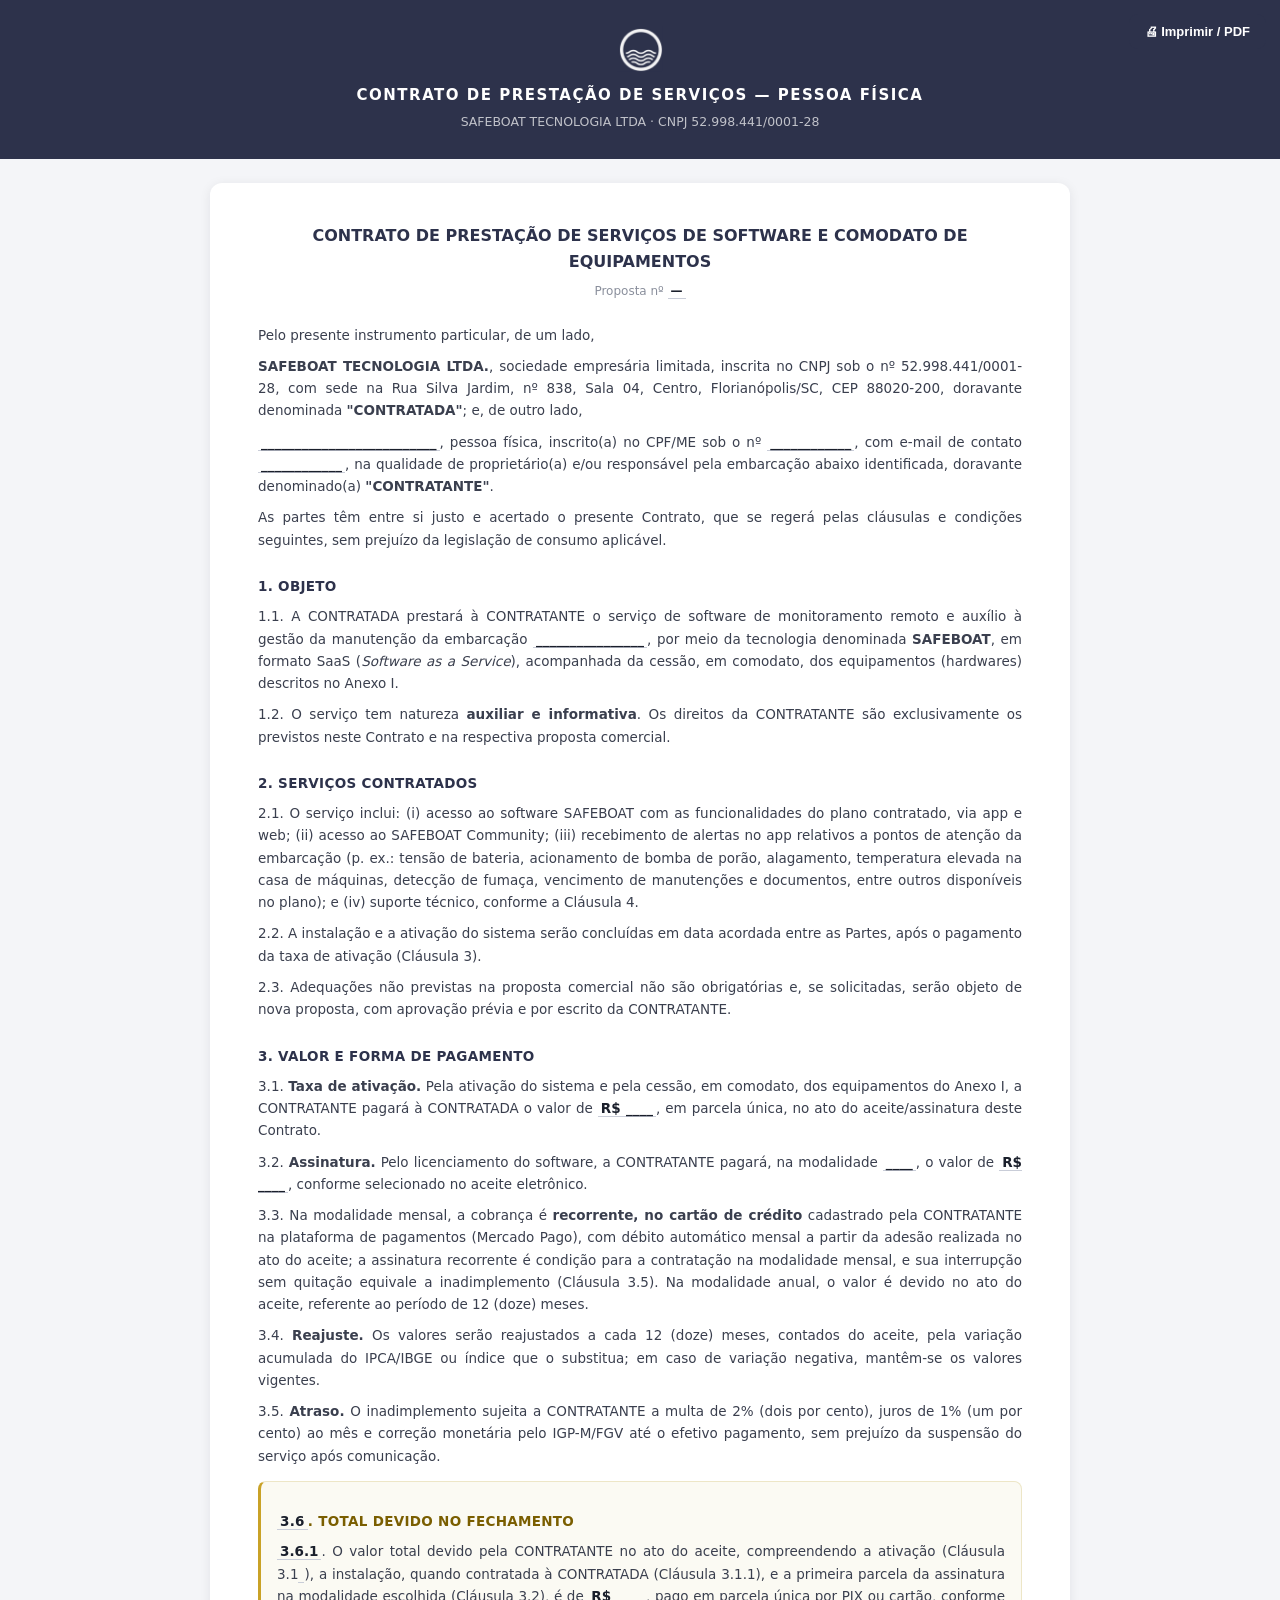
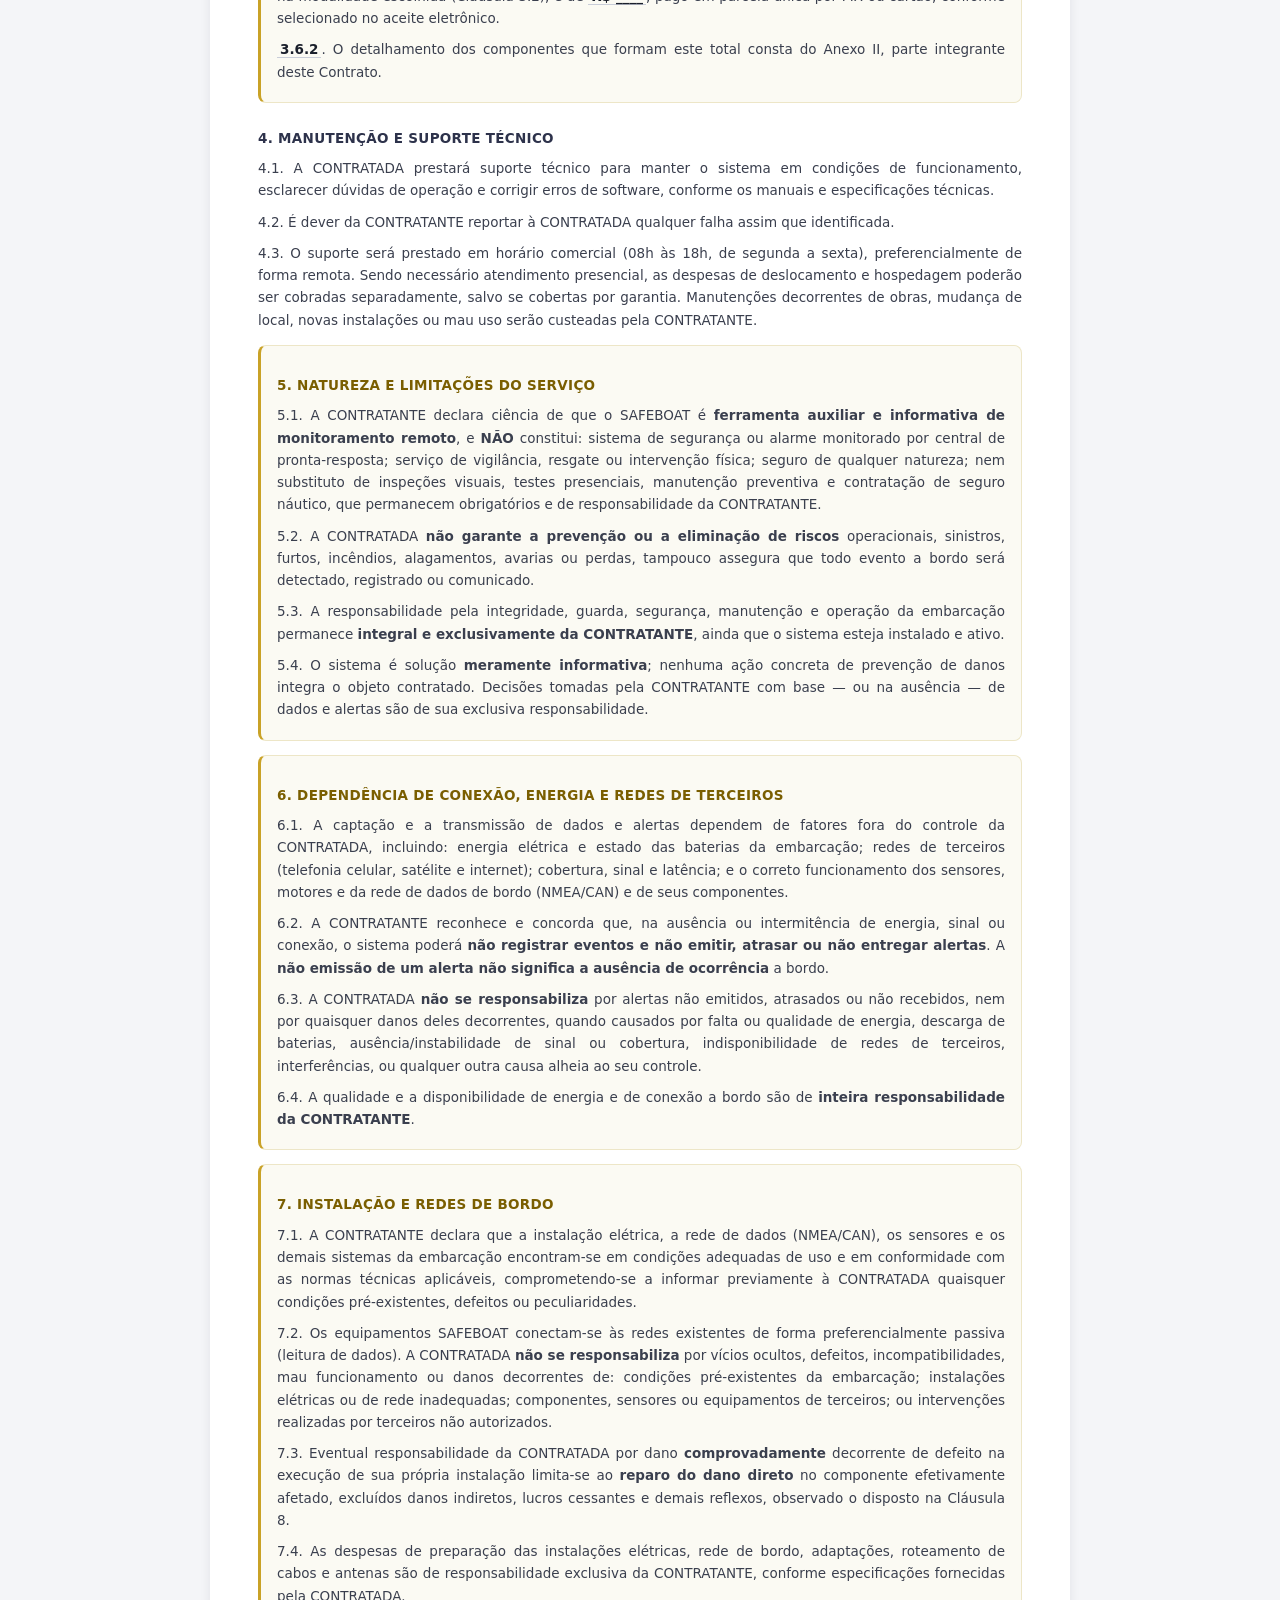
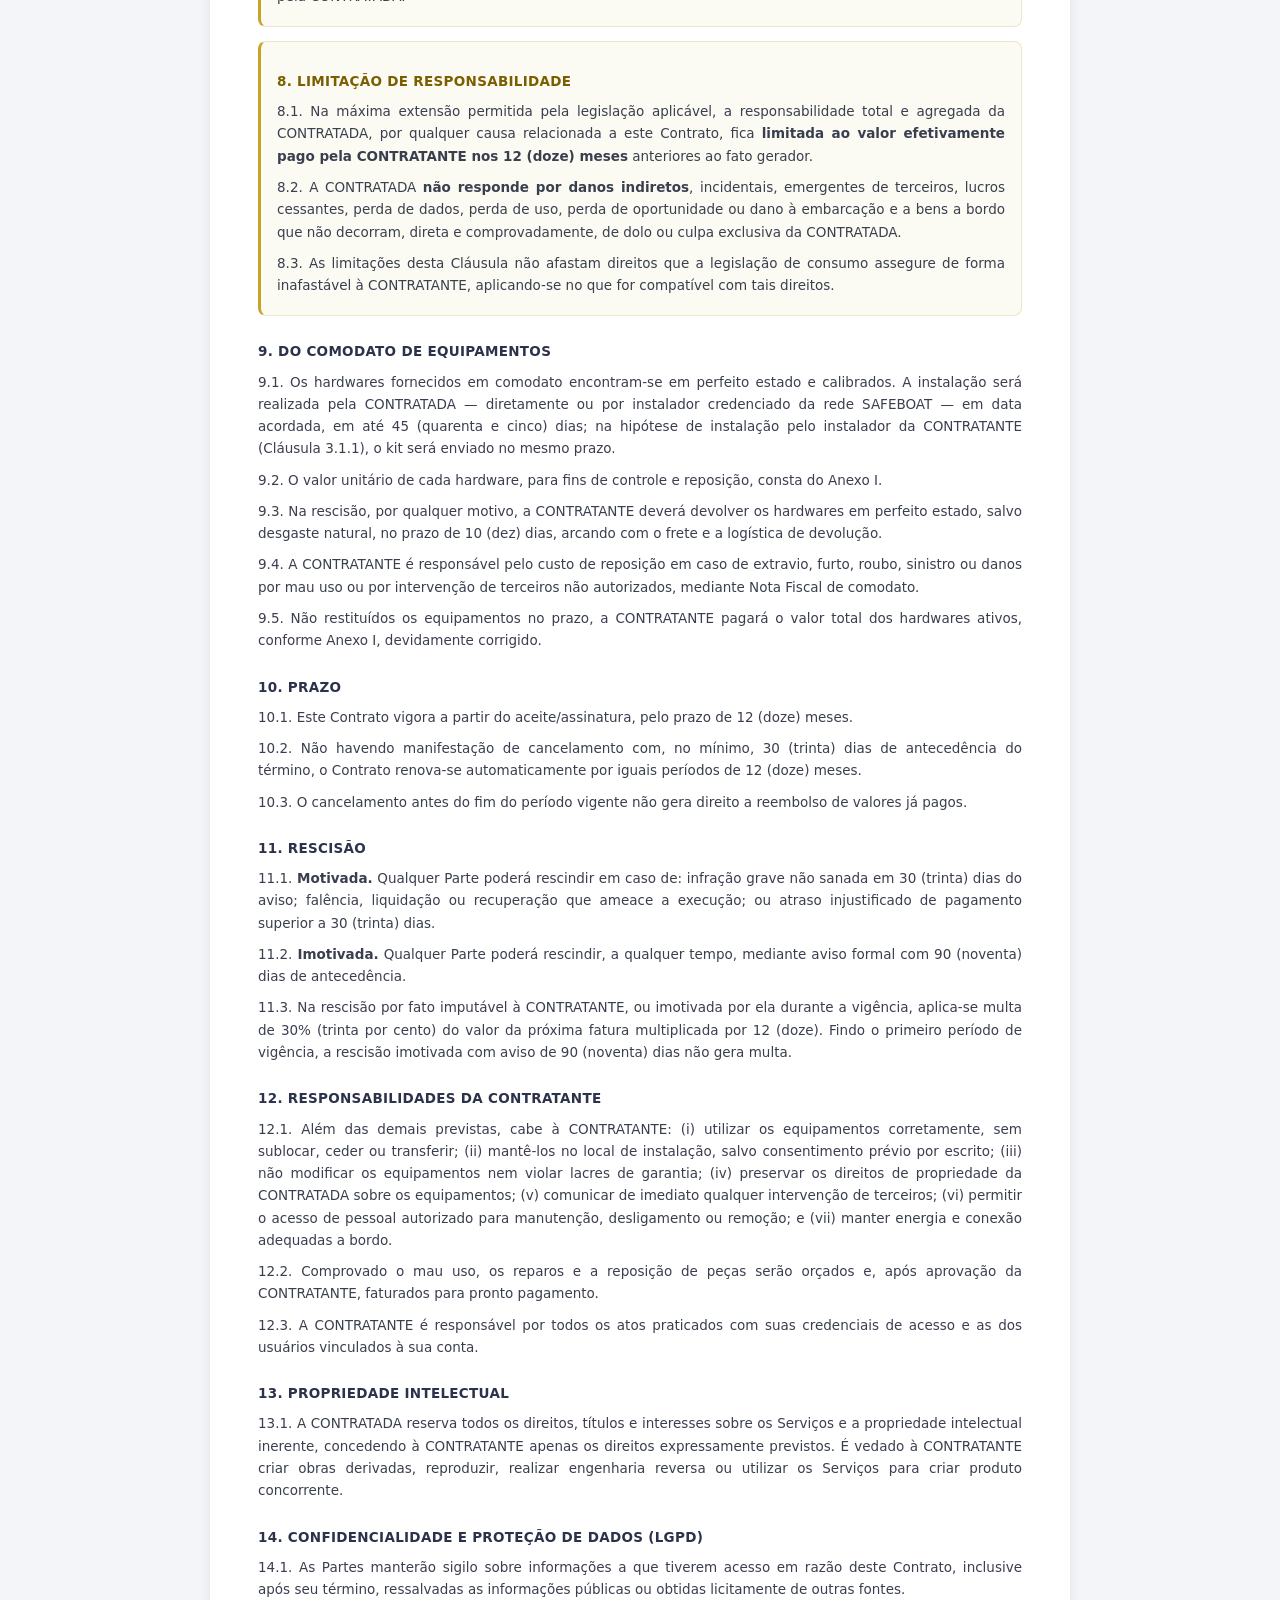
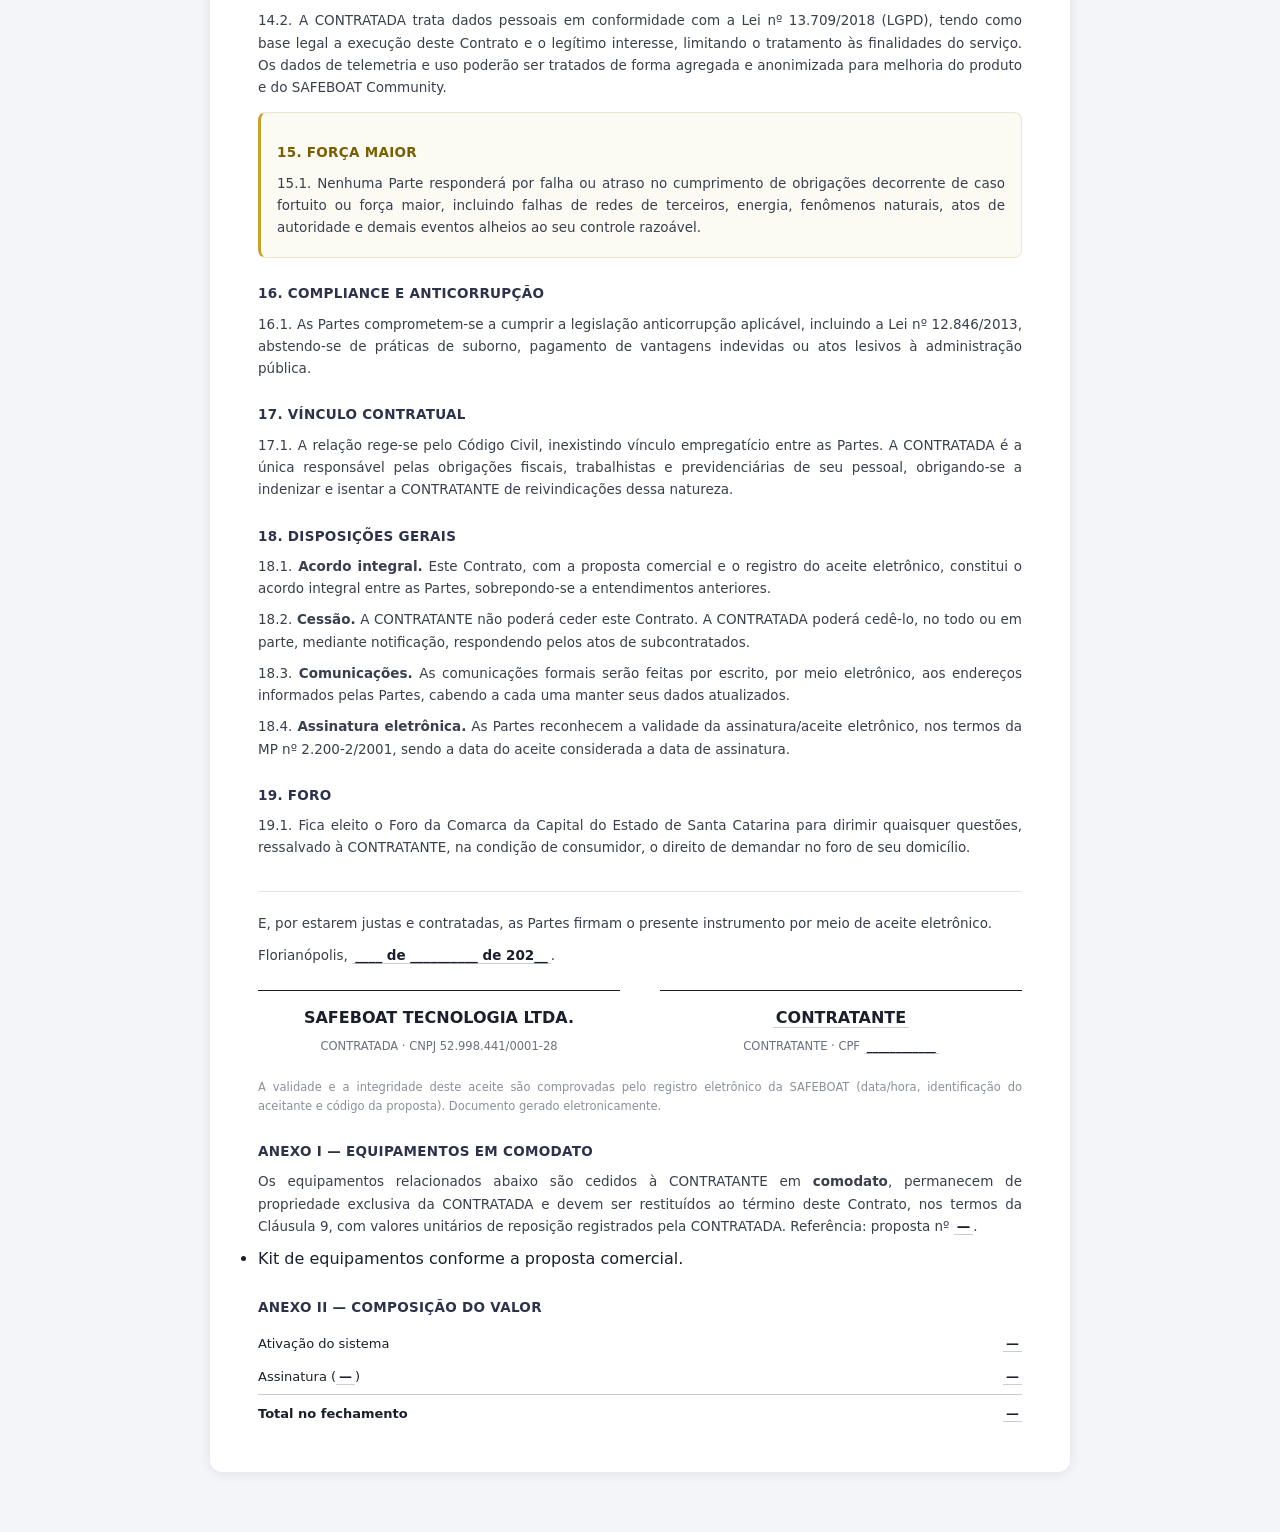
<file: proposta/termos-b2c.html>
<!DOCTYPE html>
<html lang="pt-BR">
<head>
<meta charset="UTF-8">
<meta name="viewport" content="width=device-width, initial-scale=1.0">
<meta name="theme-color" content="#2D324B">
<meta name="robots" content="noindex">
<title>Contrato de Prestação de Serviços — Pessoa Física (B2C) — SAFEBOAT</title>
<style>
  * { box-sizing: border-box; margin: 0; padding: 0; }
  body { font-family: system-ui, -apple-system, "Segoe UI", sans-serif; background: #F4F5F8; color: #1A1F2B; line-height: 1.65; }
  .hd { background: #2D324B; color: #fff; padding: 26px 20px; text-align: center; }
  .hd img { height: 46px; display: block; margin: 0 auto 10px; }
  .hd b { font-size: 15px; letter-spacing: 1.5px; text-transform: uppercase; }
  .hd span { display: block; font-size: 12.5px; opacity: .7; margin-top: 4px; }
  main { max-width: 860px; margin: 24px auto 60px; background: #fff; padding: 40px 48px; border-radius: 12px; box-shadow: 0 2px 12px rgba(26,31,43,.08); }
  h1 { font-size: 16px; color: #2D324B; text-align: center; margin-bottom: 6px; }
  .doc-sub { text-align: center; font-size: 12px; color: #8A8F9C; margin-bottom: 22px; }
  h2 { font-size: 13.5px; color: #2D324B; margin: 24px 0 8px; letter-spacing: .3px; }
  p { font-size: 13.5px; color: #3A3F4E; margin-bottom: 9px; text-align: justify; }
  ol { margin: 0 0 9px 22px; }
  ol li { font-size: 13.5px; color: #3A3F4E; margin-bottom: 6px; text-align: justify; }
  .mf { font-weight: 700; color: #1A1F2B; border-bottom: 1px solid #C9CDD8; padding: 0 3px; }
  .mf.filled { border-bottom: none; color: #16204a; background: #EEF3FB; border-radius: 3px; }
  .prot { background: #FBFAF3; border: 1px solid #EDE6C7; border-left: 3px solid #C9A227; border-radius: 8px; padding: 4px 16px 10px; margin: 14px 0; }
  .prot h2 { color: #7A5E00; }
  .sign { margin-top: 32px; border-top: 1px solid #E3E5EB; padding-top: 20px; }
  .sign .row { display: flex; gap: 40px; flex-wrap: wrap; margin-top: 24px; }
  .sign .col { flex: 1; min-width: 220px; text-align: center; }
  .sign .line { border-top: 1px solid #1A1F2B; margin-bottom: 6px; padding-top: 8px; }
  .sign small { font-size: 11.5px; color: #6B7080; }
  .print { position: fixed; top: 14px; right: 14px; background: #2D324B; color: #fff; border: none; border-radius: 9px; padding: 10px 16px; font-size: 13px; font-weight: 600; cursor: pointer; }
  @media print { .print { display: none; } body { background: #fff; } main { box-shadow: none; margin: 0; max-width: none; } .prot { background: none; } }
  @media (max-width: 640px) { main { padding: 24px 18px; margin: 12px 10px 40px; } }
</style>
</head>
<body>
<button class="print" onclick="window.print()">🖨 Imprimir / PDF</button>
<div class="hd"><img src="img/logo-circulo.png" alt="SAFEBOAT"><b>Contrato de Prestação de Serviços — Pessoa Física</b><span>SAFEBOAT TECNOLOGIA LTDA · CNPJ 52.998.441/0001-28</span></div>
<main>
<h1>CONTRATO DE PRESTAÇÃO DE SERVIÇOS DE SOFTWARE E COMODATO DE EQUIPAMENTOS</h1>
<div class="doc-sub" id="docRef">Proposta nº <span class="mf" data-mf="numero">—</span></div>

<p>Pelo presente instrumento particular, de um lado,</p>
<p><b>SAFEBOAT TECNOLOGIA LTDA.</b>, sociedade empresária limitada, inscrita no CNPJ sob o nº 52.998.441/0001-28, com sede na Rua Silva Jardim, nº 838, Sala 04, Centro, Florianópolis/SC, CEP 88020-200, doravante denominada <b>"CONTRATADA"</b>; e, de outro lado,</p>
<p><span class="mf" data-mf="cliente">__________________________</span>, pessoa física, inscrito(a) no CPF/ME sob o nº <span class="mf" data-mf="doc">____________</span>, com e-mail de contato <span class="mf" data-mf="email">____________</span>, na qualidade de proprietário(a) e/ou responsável pela embarcação abaixo identificada, doravante denominado(a) <b>"CONTRATANTE"</b>.</p>
<p>As partes têm entre si justo e acertado o presente Contrato, que se regerá pelas cláusulas e condições seguintes, sem prejuízo da legislação de consumo aplicável.</p>

<h2>1. OBJETO</h2>
<p>1.1. A CONTRATADA prestará à CONTRATANTE o serviço de software de monitoramento remoto e auxílio à gestão da manutenção da embarcação <span class="mf" data-mf="embarcacao">________________</span>, por meio da tecnologia denominada <b>SAFEBOAT</b>, em formato SaaS (<i>Software as a Service</i>), acompanhada da cessão, em comodato, dos equipamentos (hardwares) descritos no Anexo I.</p>
<p>1.2. O serviço tem natureza <b>auxiliar e informativa</b>. Os direitos da CONTRATANTE são exclusivamente os previstos neste Contrato e na respectiva proposta comercial.</p>

<h2>2. SERVIÇOS CONTRATADOS</h2>
<p>2.1. O serviço inclui: (i) acesso ao software SAFEBOAT com as funcionalidades do plano contratado, via app e web; (ii) acesso ao SAFEBOAT Community; (iii) recebimento de alertas no app relativos a pontos de atenção da embarcação (p. ex.: tensão de bateria, acionamento de bomba de porão, alagamento, temperatura elevada na casa de máquinas, detecção de fumaça, vencimento de manutenções e documentos, entre outros disponíveis no plano); e (iv) suporte técnico, conforme a Cláusula 4.</p>
<p>2.2. A instalação e a ativação do sistema serão concluídas em data acordada entre as Partes, após o pagamento da taxa de ativação (Cláusula 3).</p>
<p>2.3. Adequações não previstas na proposta comercial não são obrigatórias e, se solicitadas, serão objeto de nova proposta, com aprovação prévia e por escrito da CONTRATANTE.</p>

<h2>3. VALOR E FORMA DE PAGAMENTO</h2>
<p>3.1. <b>Taxa de ativação.</b> Pela ativação do sistema e pela cessão, em comodato, dos equipamentos do Anexo I, a CONTRATANTE pagará à CONTRATADA o valor de <span class="mf" data-mf="valorImpl">R$ ____</span>, em parcela única, no ato do aceite/assinatura deste Contrato.</p>
<div id="clInstSB" style="display:none">
<p>3.1.1. <b>Taxa de instalação.</b> A CONTRATANTE optou pela instalação dos equipamentos pela <b>rede de instaladores SAFEBOAT</b>, pelo valor de <span class="mf" data-mf="instVal">R$ ____</span>, em parcela única no ato do aceite, somado à taxa de ativação da Cláusula 3.1. A instalação será realizada pela CONTRATADA, diretamente ou por instalador credenciado por ela indicado, em data acordada, respondendo a CONTRATADA perante a CONTRATANTE pela sua execução, nos limites da Cláusula 7.3.</p>
</div>
<div id="clInstProprio" style="display:none">
<p>3.1.1. <b>Instalação pelo instalador da CONTRATANTE.</b> A CONTRATANTE optou por receber o kit completo de equipamentos para instalação por profissional de sua escolha, sem cobrança de taxa de instalação pela CONTRATADA. Nesse caso: (i) a CONTRATADA enviará o kit com o guia de instalação e prestará suporte técnico remoto ao instalador; (ii) a instalação deverá seguir as especificações técnicas da CONTRATADA, e a ativação do monitoramento ocorrerá após a validação remota do funcionamento; (iii) a contratação, a remuneração e os serviços do instalador são de responsabilidade exclusiva da CONTRATANTE, não respondendo a CONTRATADA por danos, falhas ou defeitos decorrentes dessa instalação, inclusive à embarcação e aos equipamentos; (iv) os equipamentos permanecem cedidos em comodato, nos termos da Cláusula 9; e (v) eventual visita técnica da CONTRATADA para correção ou conclusão da instalação poderá ser cobrada à parte.</p>
</div>
<p>3.2. <b>Assinatura.</b> Pelo licenciamento do software, a CONTRATANTE pagará, na modalidade <span class="mf" data-mf="planoLabel">____</span>, o valor de <span class="mf" data-mf="valorAssin">R$ ____</span>, conforme selecionado no aceite eletrônico.</p>
<p id="clMulti" style="display:none">3.2.1. <b>Desconto multi-barco.</b> Por contratar o sistema SAFEBOAT para mais de uma embarcação, a CONTRATANTE faz jus a desconto de <b><span class="mf" data-mf="multiPct">__</span>%</b> sobre a ativação, a instalação (quando contratada à CONTRATADA) e a assinatura na modalidade escolhida, inclusive os acréscimos dos opcionais, aplicado também às parcelas subsequentes; os valores líquidos constam do Anexo II. O desconto é condicionado à manutenção da contratação das demais embarcações: cancelada a contratação de uma delas, as remanescentes passam ao valor integral a partir do período seguinte.</p>
<p>3.3. Na modalidade mensal, a cobrança é <b>recorrente, no cartão de crédito</b> cadastrado pela CONTRATANTE na plataforma de pagamentos (Mercado Pago), com débito automático mensal a partir da adesão realizada no ato do aceite; a assinatura recorrente é condição para a contratação na modalidade mensal, e sua interrupção sem quitação equivale a inadimplemento (Cláusula 3.5). Na modalidade anual, o valor é devido no ato do aceite, referente ao período de 12 (doze) meses.</p>
<p>3.4. <b>Reajuste.</b> Os valores serão reajustados a cada 12 (doze) meses, contados do aceite, pela variação acumulada do IPCA/IBGE ou índice que o substitua; em caso de variação negativa, mantêm-se os valores vigentes.</p>
<p>3.5. <b>Atraso.</b> O inadimplemento sujeita a CONTRATANTE a multa de 2% (dois por cento), juros de 1% (um por cento) ao mês e correção monetária pelo IGP-M/FGV até o efetivo pagamento, sem prejuízo da suspensão do serviço após comunicação.</p>

<div class="prot" id="clCamera" style="display:none">
<h2>3.6. Câmeras de segurança (opcional)</h2>
<p>3.6.1. A CONTRATANTE optou pela inclusão de <span class="mf" data-mf="camQtd">—</span> câmera(s) de segurança Wi-Fi Full HD, que integram o kit cedido em comodato (Anexo I) e são instaladas em conjunto com o sistema SAFEBOAT.</p>
<p>3.6.2. <b>Ativação das câmeras.</b> Pela ativação das câmeras, a CONTRATANTE pagará o valor adicional de <span class="mf" data-mf="camImplVal">R$ ____</span>, em parcela única no ato do aceite, somado à taxa de ativação da Cláusula 3.1 e já compreendido no total pago no fechamento.</p>
<p>3.6.3. <b>Acréscimo na assinatura.</b> A assinatura sofre acréscimo de <span class="mf" data-mf="camUnitAssin">R$ ____</span> por câmera, totalizando <span class="mf" data-mf="camMensalVal">R$ ____</span>, somado ao valor da Cláusula 3.2 e sujeito ao reajuste da Cláusula 3.4.</p>
<p>3.6.6. <b>Comodato das câmeras.</b> As câmeras são cedidas em <b>comodato</b>, nos exatos termos da Cláusula 9, permanecendo de propriedade exclusiva da CONTRATADA. Aplicam-se a elas todas as obrigações de guarda, conservação, restituição ao término do Contrato e responsabilidade por extravio, furto, roubo, sinistro ou dano previstas naquela cláusula.</p>
<p>3.6.4. <b>Requisito de conectividade.</b> O funcionamento das câmeras depende de conexão de internet a bordo, fornecida por sistema Starlink (ou equivalente) de titularidade e responsabilidade exclusiva da CONTRATANTE. Na ausência, insuficiência ou indisponibilidade dessa conexão, as câmeras não transmitirão imagens, o que não configura inadimplemento, defeito ou falha do serviço prestado pela CONTRATADA.</p>
<p>3.6.5. <b>Consumo e responsabilidade.</b> O volume de dados e o consumo de energia das câmeras variam conforme a demanda de uso e são de conta e responsabilidade exclusiva da CONTRATANTE. A CONTRATADA não responde por franquia, custos, limites, latência, interrupção ou indisponibilidade do serviço de internet contratado pela CONTRATANTE, nem por eventual perda ou não gravação de imagens dela decorrente.</p>
</div>

<div class="prot" id="clVib" style="display:none">
<h2>3.7. Monitoramento de vibração VIB</h2>
<p>3.7.1. A CONTRATANTE optou pelo monitoramento preditivo de vibração <b>SAFEBOAT VIB</b> em <span class="mf" data-mf="vibQtd">—</span> máquina(s) — motor(es) e/ou gerador(es) marítimo(s) —, por meio de sensores autônomos cedidos em <b>comodato</b> (Anexo I), fixados de forma não invasiva (adesivo naval, sem furos) e alimentados por bateria recarregável. O VIB comunica-se com a central SAFEBOAT instalada a bordo; na contratação sem a central (Somente VIB), transmite pela rede <b>Wi-Fi da embarcação</b>, cuja disponibilidade e consumo de dados são de responsabilidade da CONTRATANTE.</p>
<p>3.7.2. <b>Ativação do VIB.</b> Pela ativação, a CONTRATANTE pagará <span class="mf" data-mf="vibImplVal">R$ ____</span>, em parcela única no ato do aceite, somado à taxa da Cláusula 3.1.</p>
<p>3.7.3. <b>Acréscimo na assinatura.</b> A assinatura sofre acréscimo de <span class="mf" data-mf="vibUnitAssin">R$ ____</span> por máquina monitorada, totalizando <span class="mf" data-mf="vibAssinVal">R$ ____</span>, somado ao valor da Cláusula 3.2 e sujeito ao reajuste da Cláusula 3.4.</p>
<p>3.7.4. <b>Natureza preditiva e auxiliar.</b> O VIB analisa tendências de vibração (espectro e severidade referenciada na norma ISO 10816) para <b>indicar probabilidade</b> de desgaste ou anomalia mecânica. Trata-se de ferramenta <b>informativa e auxiliar</b>: não constitui diagnóstico definitivo, não garante a antecipação ou detecção de toda e qualquer falha e <b>não substitui</b> as manutenções preventivas, revisões e inspeções recomendadas pelo fabricante do motor, que permanecem de responsabilidade da CONTRATANTE. Aplicam-se integralmente as Cláusulas 5 a 8.</p>
<p>3.7.5. <b>Aprendizado inicial.</b> Nos primeiros dias de uso o sistema constrói a assinatura de vibração de referência de cada máquina; alertas preditivos passam a valer após esse período de aprendizado.</p>
<p>3.7.6. <b>Comodato.</b> Os sensores VIB permanecem de propriedade exclusiva da CONTRATADA e sujeitam-se integralmente à Cláusula 9, inclusive quanto à guarda, conservação, restituição e responsabilidade por extravio, furto, sinistro ou dano. A recarga das baterias em uso normal é orientada pela CONTRATADA.</p>
</div>

<div class="prot" id="clTerm" style="display:none">
<h2>3.8. Câmera térmica com IA</h2>
<p>3.8.1. A CONTRATANTE optou pela instalação de <span class="mf" data-mf="termQtd">—</span> câmera(s) térmica(s) com análise por inteligência artificial na(s) praça(s) de máquinas, cedida(s) em <b>comodato</b> (Anexo I), alimentada(s) pelos 12 V da embarcação e conectada(s) por Wi-Fi ao hub SAFEBOAT. A quantidade e a posição das câmeras são definidas pela CONTRATADA conforme o layout de cada casa de máquinas.</p>
<p>3.8.2. <b>Ativação.</b> Pela ativação, a CONTRATANTE pagará <span class="mf" data-mf="termImplVal">R$ ____</span>, em parcela única no ato do aceite, somado à taxa da Cláusula 3.1.</p>
<p>3.8.3. <b>Acréscimo na assinatura.</b> A assinatura sofre acréscimo de <span class="mf" data-mf="termUnitAssin">R$ ____</span>, totalizando <span class="mf" data-mf="termAssinVal">R$ ____</span>, somado ao valor da Cláusula 3.2 e sujeito ao reajuste da Cláusula 3.4.</p>
<p>3.8.4. <b>Natureza preditiva e auxiliar.</b> A câmera térmica mede a temperatura superficial dos equipamentos no seu campo de visão (sensor de 32×24 pontos, faixa de −40 a 300 °C, exatidão típica de ±1 °C) e a inteligência artificial <b>indica probabilidade</b> de aquecimento anormal a partir do comportamento aprendido de cada ponto. Trata-se de ferramenta <b>informativa e auxiliar</b>: não constitui sistema de detecção ou combate a incêndio, não substitui os detectores, extintores e inspeções exigidos pelas normas e pelo fabricante, e não garante a antecipação ou detecção de toda e qualquer falha. Pontos fora do campo de visão, obstruídos ou com a lente suja não são monitorados.</p>
<p>3.8.5. <b>Conectividade e consumo.</b> O funcionamento depende de rede Wi-Fi e alimentação 12 V a bordo, de responsabilidade da CONTRATANTE; a indisponibilidade dessas condições não configura inadimplemento da CONTRATADA.</p>
<p>3.8.6. <b>Comodato.</b> As câmeras térmicas permanecem de propriedade exclusiva da CONTRATADA e sujeitam-se integralmente à Cláusula 9, inclusive quanto à guarda, conservação, restituição e responsabilidade por extravio, furto, sinistro ou dano.</p>
</div>

<div class="prot" id="clCombo" style="display:none">
<h2>3.9. Combo Motor Completo (VIB + câmera térmica)</h2>
<p>3.9.1. A CONTRATANTE optou pelo <b>Combo Motor Completo</b> em <span class="mf" data-mf="comboQtd">—</span> motor(es): para cada motor, um sensor de vibração VIB e uma câmera térmica com IA, contratados em conjunto com a leitura de dados do motor pela rede CAN (Cláusula 3.1), ambos cedidos em <b>comodato</b> (Anexo I) e regidos, respectivamente, pelas Cláusulas 3.7 e 3.8 no que não for disposto nesta cláusula.</p>
<p>3.9.2. <b>Ativação.</b> Pela ativação do combo, a CONTRATANTE pagará <span class="mf" data-mf="comboImplVal">R$ ____</span>, em parcela única no ato do aceite, somado à taxa da Cláusula 3.1.</p>
<p>3.9.3. <b>Acréscimo na assinatura.</b> A assinatura sofre acréscimo conjunto de <span class="mf" data-mf="comboUnitAssin">R$ ____</span> por motor, totalizando <span class="mf" data-mf="comboAssinVal">R$ ____</span>, somado ao valor da Cláusula 3.2 e sujeito ao reajuste da Cláusula 3.4 — condição promocional de lançamento, em substituição aos acréscimos individuais das Cláusulas 3.7.3 e 3.8.3 para os motores abrangidos.</p>
</div>

<div class="prot">
<h2><span class="mf" data-mf="numTotal">3.6</span>. TOTAL DEVIDO NO FECHAMENTO</h2>
<p><span class="mf" data-mf="numTotalA">3.6.1</span>. O valor total devido pela CONTRATANTE no ato do aceite, compreendendo a ativação (Cláusula 3.1<span class="mf" data-mf="numTotalCam"></span>), a instalação, quando contratada à CONTRATADA (Cláusula 3.1.1), e a primeira parcela da assinatura na modalidade escolhida (Cláusula 3.2), é de <b><span class="mf" data-mf="valorTotal">R$ ____</span></b>, pago em parcela única por PIX ou cartão, conforme selecionado no aceite eletrônico.</p>
<p><span class="mf" data-mf="numTotalB">3.6.2</span>. O detalhamento dos componentes que formam este total consta do Anexo II, parte integrante deste Contrato.</p>
</div>

<h2>4. MANUTENÇÃO E SUPORTE TÉCNICO</h2>
<p>4.1. A CONTRATADA prestará suporte técnico para manter o sistema em condições de funcionamento, esclarecer dúvidas de operação e corrigir erros de software, conforme os manuais e especificações técnicas.</p>
<p>4.2. É dever da CONTRATANTE reportar à CONTRATADA qualquer falha assim que identificada.</p>
<p>4.3. O suporte será prestado em horário comercial (08h às 18h, de segunda a sexta), preferencialmente de forma remota. Sendo necessário atendimento presencial, as despesas de deslocamento e hospedagem poderão ser cobradas separadamente, salvo se cobertas por garantia. Manutenções decorrentes de obras, mudança de local, novas instalações ou mau uso serão custeadas pela CONTRATANTE.</p>

<div class="prot">
<h2>5. NATUREZA E LIMITAÇÕES DO SERVIÇO</h2>
<p>5.1. A CONTRATANTE declara ciência de que o SAFEBOAT é <b>ferramenta auxiliar e informativa de monitoramento remoto</b>, e <b>NÃO</b> constitui: sistema de segurança ou alarme monitorado por central de pronta-resposta; serviço de vigilância, resgate ou intervenção física; seguro de qualquer natureza; nem substituto de inspeções visuais, testes presenciais, manutenção preventiva e contratação de seguro náutico, que permanecem obrigatórios e de responsabilidade da CONTRATANTE.</p>
<p>5.2. A CONTRATADA <b>não garante a prevenção ou a eliminação de riscos</b> operacionais, sinistros, furtos, incêndios, alagamentos, avarias ou perdas, tampouco assegura que todo evento a bordo será detectado, registrado ou comunicado.</p>
<p>5.3. A responsabilidade pela integridade, guarda, segurança, manutenção e operação da embarcação permanece <b>integral e exclusivamente da CONTRATANTE</b>, ainda que o sistema esteja instalado e ativo.</p>
<p>5.4. O sistema é solução <b>meramente informativa</b>; nenhuma ação concreta de prevenção de danos integra o objeto contratado. Decisões tomadas pela CONTRATANTE com base — ou na ausência — de dados e alertas são de sua exclusiva responsabilidade.</p>
</div>

<div class="prot">
<h2>6. DEPENDÊNCIA DE CONEXÃO, ENERGIA E REDES DE TERCEIROS</h2>
<p>6.1. A captação e a transmissão de dados e alertas dependem de fatores fora do controle da CONTRATADA, incluindo: energia elétrica e estado das baterias da embarcação; redes de terceiros (telefonia celular, satélite e internet); cobertura, sinal e latência; e o correto funcionamento dos sensores, motores e da rede de dados de bordo (NMEA/CAN) e de seus componentes.</p>
<p>6.2. A CONTRATANTE reconhece e concorda que, na ausência ou intermitência de energia, sinal ou conexão, o sistema poderá <b>não registrar eventos e não emitir, atrasar ou não entregar alertas</b>. A <b>não emissão de um alerta não significa a ausência de ocorrência</b> a bordo.</p>
<p>6.3. A CONTRATADA <b>não se responsabiliza</b> por alertas não emitidos, atrasados ou não recebidos, nem por quaisquer danos deles decorrentes, quando causados por falta ou qualidade de energia, descarga de baterias, ausência/instabilidade de sinal ou cobertura, indisponibilidade de redes de terceiros, interferências, ou qualquer outra causa alheia ao seu controle.</p>
<p>6.4. A qualidade e a disponibilidade de energia e de conexão a bordo são de <b>inteira responsabilidade da CONTRATANTE</b>.</p>
</div>

<div class="prot">
<h2>7. INSTALAÇÃO E REDES DE BORDO</h2>
<p>7.1. A CONTRATANTE declara que a instalação elétrica, a rede de dados (NMEA/CAN), os sensores e os demais sistemas da embarcação encontram-se em condições adequadas de uso e em conformidade com as normas técnicas aplicáveis, comprometendo-se a informar previamente à CONTRATADA quaisquer condições pré-existentes, defeitos ou peculiaridades.</p>
<p>7.2. Os equipamentos SAFEBOAT conectam-se às redes existentes de forma preferencialmente passiva (leitura de dados). A CONTRATADA <b>não se responsabiliza</b> por vícios ocultos, defeitos, incompatibilidades, mau funcionamento ou danos decorrentes de: condições pré-existentes da embarcação; instalações elétricas ou de rede inadequadas; componentes, sensores ou equipamentos de terceiros; ou intervenções realizadas por terceiros não autorizados.</p>
<p>7.3. Eventual responsabilidade da CONTRATADA por dano <b>comprovadamente</b> decorrente de defeito na execução de sua própria instalação limita-se ao <b>reparo do dano direto</b> no componente efetivamente afetado, excluídos danos indiretos, lucros cessantes e demais reflexos, observado o disposto na Cláusula 8.</p>
<p>7.4. As despesas de preparação das instalações elétricas, rede de bordo, adaptações, roteamento de cabos e antenas são de responsabilidade exclusiva da CONTRATANTE, conforme especificações fornecidas pela CONTRATADA.</p>
</div>

<div class="prot">
<h2>8. LIMITAÇÃO DE RESPONSABILIDADE</h2>
<p>8.1. Na máxima extensão permitida pela legislação aplicável, a responsabilidade total e agregada da CONTRATADA, por qualquer causa relacionada a este Contrato, fica <b>limitada ao valor efetivamente pago pela CONTRATANTE nos 12 (doze) meses</b> anteriores ao fato gerador.</p>
<p>8.2. A CONTRATADA <b>não responde por danos indiretos</b>, incidentais, emergentes de terceiros, lucros cessantes, perda de dados, perda de uso, perda de oportunidade ou dano à embarcação e a bens a bordo que não decorram, direta e comprovadamente, de dolo ou culpa exclusiva da CONTRATADA.</p>
<p>8.3. As limitações desta Cláusula não afastam direitos que a legislação de consumo assegure de forma inafastável à CONTRATANTE, aplicando-se no que for compatível com tais direitos.</p>
</div>

<h2>9. DO COMODATO DE EQUIPAMENTOS</h2>
<p>9.1. Os hardwares fornecidos em comodato encontram-se em perfeito estado e calibrados. A instalação será realizada pela CONTRATADA — diretamente ou por instalador credenciado da rede SAFEBOAT — em data acordada, em até 45 (quarenta e cinco) dias; na hipótese de instalação pelo instalador da CONTRATANTE (Cláusula 3.1.1), o kit será enviado no mesmo prazo.</p>
<p>9.2. O valor unitário de cada hardware, para fins de controle e reposição, consta do Anexo I.</p>
<p>9.3. Na rescisão, por qualquer motivo, a CONTRATANTE deverá devolver os hardwares em perfeito estado, salvo desgaste natural, no prazo de 10 (dez) dias, arcando com o frete e a logística de devolução.</p>
<p>9.4. A CONTRATANTE é responsável pelo custo de reposição em caso de extravio, furto, roubo, sinistro ou danos por mau uso ou por intervenção de terceiros não autorizados, mediante Nota Fiscal de comodato.</p>
<p>9.5. Não restituídos os equipamentos no prazo, a CONTRATANTE pagará o valor total dos hardwares ativos, conforme Anexo I, devidamente corrigido.</p>

<h2>10. PRAZO</h2>
<p>10.1. Este Contrato vigora a partir do aceite/assinatura, pelo prazo de 12 (doze) meses.</p>
<p>10.2. Não havendo manifestação de cancelamento com, no mínimo, 30 (trinta) dias de antecedência do término, o Contrato renova-se automaticamente por iguais períodos de 12 (doze) meses.</p>
<p>10.3. O cancelamento antes do fim do período vigente não gera direito a reembolso de valores já pagos.</p>

<h2>11. RESCISÃO</h2>
<p>11.1. <b>Motivada.</b> Qualquer Parte poderá rescindir em caso de: infração grave não sanada em 30 (trinta) dias do aviso; falência, liquidação ou recuperação que ameace a execução; ou atraso injustificado de pagamento superior a 30 (trinta) dias.</p>
<p>11.2. <b>Imotivada.</b> Qualquer Parte poderá rescindir, a qualquer tempo, mediante aviso formal com 90 (noventa) dias de antecedência.</p>
<p>11.3. Na rescisão por fato imputável à CONTRATANTE, ou imotivada por ela durante a vigência, aplica-se multa de 30% (trinta por cento) do valor da próxima fatura multiplicada por 12 (doze). Findo o primeiro período de vigência, a rescisão imotivada com aviso de 90 (noventa) dias não gera multa.</p>

<h2>12. RESPONSABILIDADES DA CONTRATANTE</h2>
<p>12.1. Além das demais previstas, cabe à CONTRATANTE: (i) utilizar os equipamentos corretamente, sem sublocar, ceder ou transferir; (ii) mantê-los no local de instalação, salvo consentimento prévio por escrito; (iii) não modificar os equipamentos nem violar lacres de garantia; (iv) preservar os direitos de propriedade da CONTRATADA sobre os equipamentos; (v) comunicar de imediato qualquer intervenção de terceiros; (vi) permitir o acesso de pessoal autorizado para manutenção, desligamento ou remoção; e (vii) manter energia e conexão adequadas a bordo.</p>
<p>12.2. Comprovado o mau uso, os reparos e a reposição de peças serão orçados e, após aprovação da CONTRATANTE, faturados para pronto pagamento.</p>
<p>12.3. A CONTRATANTE é responsável por todos os atos praticados com suas credenciais de acesso e as dos usuários vinculados à sua conta.</p>

<h2>13. PROPRIEDADE INTELECTUAL</h2>
<p>13.1. A CONTRATADA reserva todos os direitos, títulos e interesses sobre os Serviços e a propriedade intelectual inerente, concedendo à CONTRATANTE apenas os direitos expressamente previstos. É vedado à CONTRATANTE criar obras derivadas, reproduzir, realizar engenharia reversa ou utilizar os Serviços para criar produto concorrente.</p>

<h2>14. CONFIDENCIALIDADE E PROTEÇÃO DE DADOS (LGPD)</h2>
<p>14.1. As Partes manterão sigilo sobre informações a que tiverem acesso em razão deste Contrato, inclusive após seu término, ressalvadas as informações públicas ou obtidas licitamente de outras fontes.</p>
<p>14.2. A CONTRATADA trata dados pessoais em conformidade com a Lei nº 13.709/2018 (LGPD), tendo como base legal a execução deste Contrato e o legítimo interesse, limitando o tratamento às finalidades do serviço. Os dados de telemetria e uso poderão ser tratados de forma agregada e anonimizada para melhoria do produto e do SAFEBOAT Community.</p>

<div class="prot">
<h2>15. FORÇA MAIOR</h2>
<p>15.1. Nenhuma Parte responderá por falha ou atraso no cumprimento de obrigações decorrente de caso fortuito ou força maior, incluindo falhas de redes de terceiros, energia, fenômenos naturais, atos de autoridade e demais eventos alheios ao seu controle razoável.</p>
</div>

<h2>16. COMPLIANCE E ANTICORRUPÇÃO</h2>
<p>16.1. As Partes comprometem-se a cumprir a legislação anticorrupção aplicável, incluindo a Lei nº 12.846/2013, abstendo-se de práticas de suborno, pagamento de vantagens indevidas ou atos lesivos à administração pública.</p>

<h2>17. VÍNCULO CONTRATUAL</h2>
<p>17.1. A relação rege-se pelo Código Civil, inexistindo vínculo empregatício entre as Partes. A CONTRATADA é a única responsável pelas obrigações fiscais, trabalhistas e previdenciárias de seu pessoal, obrigando-se a indenizar e isentar a CONTRATANTE de reivindicações dessa natureza.</p>

<h2>18. DISPOSIÇÕES GERAIS</h2>
<p>18.1. <b>Acordo integral.</b> Este Contrato, com a proposta comercial e o registro do aceite eletrônico, constitui o acordo integral entre as Partes, sobrepondo-se a entendimentos anteriores.</p>
<p>18.2. <b>Cessão.</b> A CONTRATANTE não poderá ceder este Contrato. A CONTRATADA poderá cedê-lo, no todo ou em parte, mediante notificação, respondendo pelos atos de subcontratados.</p>
<p>18.3. <b>Comunicações.</b> As comunicações formais serão feitas por escrito, por meio eletrônico, aos endereços informados pelas Partes, cabendo a cada uma manter seus dados atualizados.</p>
<p>18.4. <b>Assinatura eletrônica.</b> As Partes reconhecem a validade da assinatura/aceite eletrônico, nos termos da MP nº 2.200-2/2001, sendo a data do aceite considerada a data de assinatura.</p>

<h2>19. FORO</h2>
<p>19.1. Fica eleito o Foro da Comarca da Capital do Estado de Santa Catarina para dirimir quaisquer questões, ressalvado à CONTRATANTE, na condição de consumidor, o direito de demandar no foro de seu domicílio.</p>

<div class="sign">
<p>E, por estarem justas e contratadas, as Partes firmam o presente instrumento por meio de aceite eletrônico.</p>
<p style="margin-top:10px">Florianópolis, <span class="mf" data-mf="dataExtenso">____ de __________ de 202__</span>.</p>
<div class="row">
  <div class="col"><div class="line"></div><b>SAFEBOAT TECNOLOGIA LTDA.</b><br><small>CONTRATADA · CNPJ 52.998.441/0001-28</small></div>
  <div class="col"><div class="line"></div><b><span class="mf" data-mf="cliente">CONTRATANTE</span></b><br><small>CONTRATANTE · CPF <span class="mf" data-mf="doc">____________</span></small></div>
</div>
<p style="margin-top:20px;font-size:11.5px;color:#8A8F9C">A validade e a integridade deste aceite são comprovadas pelo registro eletrônico da SAFEBOAT (data/hora, identificação do aceitante e código da proposta). Documento gerado eletronicamente.</p>
</div>

<h2>ANEXO I — EQUIPAMENTOS EM COMODATO</h2>
<p id="anexoKit">Os equipamentos relacionados abaixo são cedidos à CONTRATANTE em <b>comodato</b>, permanecem de propriedade exclusiva da CONTRATADA e devem ser restituídos ao término deste Contrato, nos termos da Cláusula 9, com valores unitários de reposição registrados pela CONTRATADA. Referência: proposta nº <span class="mf" data-mf="numero">—</span>.</p>
<ul id="anexoItens"><li>Kit de equipamentos conforme a proposta comercial.</li></ul>

<h2>ANEXO II — COMPOSIÇÃO DO VALOR</h2>
<table id="anexoValores" style="width:100%;border-collapse:collapse;font-size:13px">
  <tr><td style="padding:6px 0">Ativação do sistema</td><td style="text-align:right"><span class="mf" data-mf="avImpl">—</span></td></tr>
  <tr id="avLinhaInst" style="display:none"><td style="padding:6px 0">Instalação</td><td style="text-align:right"><span class="mf" data-mf="avInst">—</span></td></tr>
  <tr id="avLinhaCam" style="display:none"><td style="padding:6px 0">Ativação das câmeras</td><td style="text-align:right"><span class="mf" data-mf="avCamImpl">—</span></td></tr>
  <tr id="avLinhaVib" style="display:none"><td style="padding:6px 0">Ativação do VIB (vibração)</td><td style="text-align:right"><span class="mf" data-mf="avVibImpl">—</span></td></tr>
  <tr id="avLinhaTerm" style="display:none"><td style="padding:6px 0">Ativação das câmeras térmicas</td><td style="text-align:right"><span class="mf" data-mf="avTermImpl">—</span></td></tr>
  <tr id="avLinhaCombo" style="display:none"><td style="padding:6px 0">Ativação do Combo Motor Completo</td><td style="text-align:right"><span class="mf" data-mf="avComboImpl">—</span></td></tr>
  <tr><td style="padding:6px 0">Assinatura (<span class="mf" data-mf="avPlano">—</span>)</td><td style="text-align:right"><span class="mf" data-mf="avAssin">—</span></td></tr>
  <tr id="avLinhaCamAssin" style="display:none"><td style="padding:6px 0">Acréscimo das câmeras na assinatura</td><td style="text-align:right"><span class="mf" data-mf="avCamAssin">—</span></td></tr>
  <tr id="avLinhaVibAssin" style="display:none"><td style="padding:6px 0">Acréscimo do VIB na assinatura</td><td style="text-align:right"><span class="mf" data-mf="avVibAssin">—</span></td></tr>
  <tr id="avLinhaTermAssin" style="display:none"><td style="padding:6px 0">Acréscimo das câmeras térmicas na assinatura</td><td style="text-align:right"><span class="mf" data-mf="avTermAssin">—</span></td></tr>
  <tr id="avLinhaComboAssin" style="display:none"><td style="padding:6px 0">Acréscimo do Combo Motor Completo na assinatura</td><td style="text-align:right"><span class="mf" data-mf="avComboAssin">—</span></td></tr>
  <tr id="avLinhaMulti" style="display:none"><td style="padding:6px 0"><b>Desconto multi-barco (<span class="mf" data-mf="multiPct">—</span>%) — mais de uma embarcação</b></td><td style="text-align:right;color:#0B6B4D"><b><span class="mf" data-mf="avMulti">—</span></b></td></tr>
  <tr id="avLinhaDesc" style="display:none"><td style="padding:6px 0"><b>Desconto especial — fechamento na anuidade</b></td><td style="text-align:right;color:#0B6B4D"><b><span class="mf" data-mf="avDesc">—</span></b></td></tr>
  <tr><td style="padding:8px 0;border-top:1px solid #ccc;font-weight:700">Total no fechamento</td><td style="text-align:right;border-top:1px solid #ccc;font-weight:700"><span class="mf" data-mf="valorTotal">—</span></td></tr>
</table>
</main>

<script>
'use strict';
/* Preenchimento automático dos campos do contrato a partir da proposta
   (nº + código no link ?p=numero-token). Usa a mesma função segura prop_get. */
const SUPA_URL = 'https://ppdafbzlnjgggycecjhs.supabase.co';
const SUPA_KEY = 'sb_publishable_IN2C9q60_SfQjDgVwGCzrQ_vPCdoADp';
const PLANOS = { mensal: { label: 'mensal', valor: 249, sufixo: '/mês' }, anual: { label: 'anual', valor: 2490, sufixo: '/ano' } };
/* Câmera opcional: ativação (preço + 15%) e acréscimo na assinatura */
const CAM = { impl: Math.round(411.24 * 1.15 * 100) / 100, mensal: 29.90, anual: 299.00 };
const VIBC = { impl: 600, mensal: 49.90, anual: 499.00 };

/* Câmera térmica e Combo Motor Completo (mesma política do VIB) */
const TERMC = { impl: 990, mensal1: 49.90, mensalAdic: 25.00, anual1: 499.00, anualAdic: 250.00 };
const COMBOC = { impl: 1590, mensal: 89.90, anual: 899.00 };
function termsKit(kit) { const t = String(kit || '').split(' + ').find((k) => k.indexOf('#TERM=') === 0); return t ? Math.min(99, Math.max(0, parseInt(t.slice(6), 10) || 0)) : 0; }
function combosKit(kit) { const t = String(kit || '').split(' + ').find((k) => k.indexOf('#COMBO=') === 0); return t ? Math.min(99, Math.max(0, parseInt(t.slice(7), 10) || 0)) : 0; }
function vibsKit(kit) { const t = String(kit || '').split(' + ').find((k) => k.indexOf('#VIB=') === 0); return t ? Math.min(99, Math.max(0, parseInt(t.slice(5), 10) || 0)) : 0; }
function fleetKit(kit) { const t = String(kit || '').split(' + ').find((k) => k.indexOf('#B2B=') === 0); if (!t) return null; try { return JSON.parse(decodeURIComponent(escape(atob(t.slice(5))))); } catch (e) { return null; } }
const MESES = ['janeiro','fevereiro','março','abril','maio','junho','julho','agosto','setembro','outubro','novembro','dezembro'];
const fmtBRL = (v) => Number(v).toLocaleString('pt-BR', { style: 'currency', currency: 'BRL' });
/* Instalação (rede de instaladores SAFEBOAT): #INST=SB cobra R$1.000/barco + R$100/barco
   com rede NMEA/CAN + R$100/câmera de vigilância + R$100/câmera térmica; #INST=PROPRIO =
   kit enviado ao instalador da CONTRATANTE. Mesma regra da página da proposta. */
function instKit(p, fl) {
  const kit = String(p.kit || '').split(' + ');
  const t = kit.find((k) => k.indexOf('#INST=') === 0);
  const v = t ? t.slice(6).toUpperCase() : '';
  if ((v !== 'SB' && v !== 'PROPRIO') || kit.includes('#UPGRADE') || kit.includes('#RENOVACAO') || kit.includes('#VIBSOLO')) return null;
  if (v === 'PROPRIO') return { modo: v, total: 0, txt: '' };
  const num = (pre) => { const m = kit.find((k) => k.indexOf(pre) === 0); return m ? Math.max(0, parseInt(m.slice(pre.length), 10) || 0) : 0; };
  const boats = fl ? (Number(fl.boats) || 0) : 1;
  const rede = fl ? (fl.lines || []).filter((l) => ['nmea', 'can'].indexOf(l.redeKey || l.rede) !== -1).reduce((s, l) => s + (Number(l.qtd) || 0), 0) : ((p.rede === 'nmea' || p.rede === 'can') ? 1 : 0);
  const cam = num('#CAM='), term = num('#TERM=') + num('#COMBO=');
  const it = [['instalação básica', boats * 1000], ['leitura de motor (rede NMEA/CAN)', rede * 100], ['câmeras de vigilância', cam * 100], ['câmeras térmicas', term * 100]].filter((x) => x[1] > 0);
  const total = it.reduce((s, x) => s + x[1], 0);
  return { modo: v, total, txt: it.map((x) => x[0] + ' ' + fmtBRL(x[1])).join(' + ') };
}
function instPreencher(inst) {
  if (!inst) return;
  const show = (id) => { const el = document.getElementById(id); if (el) el.style.display = ''; };
  show('avLinhaInst');
  if (inst.modo === 'SB') { show('clInstSB'); set('instVal', fmtBRL(inst.total) + ' (' + inst.txt + ')'); set('avInst', fmtBRL(inst.total)); }
  else { show('clInstProprio'); set('avInst', 'pelo instalador da CONTRATANTE — não cobrada'); }
}


function parseRef() {
  const q = new URLSearchParams(location.search).get('p') || '';
  const m = q.match(/^(\d+)-([a-z0-9]{4,10})$/i);
  return m ? { n: parseInt(m[1], 10), t: m[2] } : null;
}
function set(field, valor) {
  document.querySelectorAll('[data-mf="' + field + '"]').forEach((el) => {
    el.textContent = valor;
    el.classList.add('filled');
  });
}
function dataExtenso(iso) {
  const d = iso ? new Date(iso) : new Date();
  return d.getDate() + ' de ' + MESES[d.getMonth()] + ' de ' + d.getFullYear();
}
function isUpg(kit) { return String(kit || '').split(' + ').includes('#UPGRADE'); }
function isRenov(kit) { return String(kit || '').split(' + ').includes('#RENOVACAO'); }
function camsKit(kit) { const t = String(kit || '').split(' + ').find((k) => k.indexOf('#CAM=') === 0); return t ? Math.max(0, parseInt(t.slice(5), 10) || 0) : 0; }

(async () => {
  const ref = parseRef();
  if (!ref) return; // sem proposta: mantém o modelo em branco (para leitura/assinatura manual)
  let p;
  try {
    const r = await fetch(SUPA_URL + '/rest/v1/rpc/prop_get', {
      method: 'POST',
      headers: { apikey: SUPA_KEY, Authorization: 'Bearer ' + SUPA_KEY, 'Content-Type': 'application/json' },
      body: JSON.stringify({ n: ref.n, t: ref.t }),
    });
    const rows = await r.json();
    if (!rows || !rows.length) return;
    p = rows[0];
  } catch (e) { return; }

  preencherContrato(p);
})();

/* Preenche TODOS os campos do contrato a partir da proposta. É a mesma
   composição de valores usada na página da proposta, para que contrato e
   proposta nunca divirjam. */
function preencherContrato(p) {
  const renov = isRenov(p.kit);
  const upg = isUpg(p.kit);
  const anual = p.plano === 'anual';
  const nc = camsKit(p.kit);   // câmeras valem também em upgrade e renovação

  set('numero', String(p.numero).padStart(4, '0'));
  set('cliente', p.aceite_nome || p.cliente || '__________________________');
  if (p.aceite_doc) set('doc', p.aceite_doc);
  if (p.aceite_email) set('email', p.aceite_email);
  const emb = [p.barco, p.modelo].filter(Boolean).join(' — ');
  { const fbE = fleetKit(p.kit); if (emb) set('embarcacao', (fbE ? fbE.boats + ' embarcações — ' : '') + emb); }

  // --- composição do valor ---
  const implSist = Number(p.valor) || 0;
  const camImpl = nc * CAM.impl;
  const nv = vibsKit(p.kit);
  const vibIsentoV = String(p.kit || '').split(' + ').indexOf('#VIBISENTO') !== -1;   // cortesia
  const vibImplV = vibIsentoV ? 0 : nv * VIBC.impl;
  const vibAssinV = nv * (anual ? VIBC.anual : VIBC.mensal);
  const ntm = termsKit(p.kit), ncb = combosKit(p.kit);
  const termIsentoV = String(p.kit || '').split(' + ').indexOf('#TERMISENTO') !== -1;
  const termImplV = termIsentoV ? 0 : ntm * TERMC.impl;
  const termAssinV = ntm ? Math.round((ncb ? ntm * (anual ? TERMC.anualAdic : TERMC.mensalAdic) : (anual ? TERMC.anual1 : TERMC.mensal1) + (ntm - 1) * (anual ? TERMC.anualAdic : TERMC.mensalAdic)) * 100) / 100 : 0;
  const comboImplV = ncb * ((vibIsentoV ? 0 : 600) + (termIsentoV ? 0 : TERMC.impl));
  const comboAssinV = Math.round(ncb * (anual ? COMBOC.anual : COMBOC.mensal) * 100) / 100;
  const plano = PLANOS[p.plano];
  const fb = fleetKit(p.kit);   // negociação por frota com valores próprios
  const soloVib = String(p.kit || '').split(' + ').indexOf('#VIBSOLO') !== -1;   // exclusivo VIB: sem assinatura base
  const aditivoV = String(p.kit || '').split(' + ').indexOf('#ADITIVO') !== -1;   // aditivo de opcionais: assinatura vigente não é recobrada
  function assinNeg(kit) { const t = String(kit || '').split(' + ').find((k) => k.indexOf('#ASSIN=') === 0); if (!t) return null; const a = t.slice(7).split('/').map(Number); return (a[0] > 0 && a[1] > 0) ? { mensal: a[0], anual: a[1] } : null; }
  const neg = assinNeg(p.kit);   // assinatura base negociada (#ASSIN=mensal/anual)
  const assinBase = aditivoV ? 0 : plano ? (fb ? Math.round(fb.boats * (anual ? fb.subAnual : fb.subMensal) * 100) / 100 : (soloVib ? 0 : (neg ? neg[p.plano] : plano.valor))) : 0;
  const camAssin = nc * (anual ? CAM.anual : CAM.mensal);
  const inst = instKit(p, fb);
  instPreencher(inst);
  let total = (inst ? inst.total : 0) + implSist + camImpl + vibImplV + assinBase + camAssin + vibAssinV + termImplV + termAssinV + comboImplV + comboAssinV;
  const tDesc = String(p.kit || '').split(' + ').find((k) => k.indexOf('#DESC=') === 0);
  const descP = tDesc ? parseFloat(tDesc.slice(6)) : 0;
  if (anual && descP > 0 && descP < 90) {
    const comDesc = Math.round(total * (100 - descP)) / 100;
    const trd = document.getElementById('avLinhaDesc');
    if (trd) trd.style.display = '';
    set('avDesc', '− ' + fmtBRL(Math.round((total - comDesc) * 100) / 100));
    total = comDesc;
  }
  const tMulti = String(p.kit || '').split(' + ').find((k) => k.indexOf('#MULTI=') === 0);
  const multiP = tMulti ? parseFloat(tMulti.slice(7)) : 0;
  if (multiP > 0 && multiP < 90) {   // desconto multi-barco sobre todo o fechamento
    const liq = Math.round(total * (100 - multiP)) / 100;
    ['clMulti', 'avLinhaMulti'].forEach((id) => { const el = document.getElementById(id); if (el) el.style.display = ''; });
    set('multiPct', String(multiP).replace('.', ','));
    set('avMulti', '− ' + fmtBRL(Math.round((total - liq) * 100) / 100));
    total = liq;
  }

  if (aditivoV) set('valorImpl', 'não se aplica — este aditivo contempla apenas os equipamentos opcionais discriminados nas cláusulas seguintes e no Anexo II; o sistema SAFEBOAT já está instalado na embarcação');
  else if (soloVib) set('valorImpl', 'não se aplica — a ativação desta contratação é exclusivamente a do VIB (Cláusula 3.7.2 e Anexo II)');
  else if (renov && !implSist) set('valorImpl', 'não se aplica (renovação sem alteração no sistema)');
  else if (renov) set('valorImpl', fmtBRL(implSist) + ' (ativação contratada nesta renovação — itens discriminados no Anexo I)');
  else if (!implSist) set('valorImpl', 'isenta (cortesia SAFEBOAT)');
  else set('valorImpl', fmtBRL(implSist) + (upg ? ' (upgrade — adição de leitura de dados)' : ''));

  if (plano) {
    set('planoLabel', plano.label);
    set('valorAssin', aditivoV ? 'mantida a assinatura já contratada pela CONTRATANTE, sem alteração; este aditivo acresce a ela apenas os valores dos opcionais (cláusulas seguintes e Anexo II)' : soloVib ? 'composta exclusivamente pelo acréscimo do VIB (Cláusula 3.7.3)' : fmtBRL(assinBase) + plano.sufixo);
  } else {
    set('planoLabel', 'a selecionar no aceite (mensal ou anual)');
    set('valorAssin', aditivoV ? 'mantida a assinatura já contratada pela CONTRATANTE, sem alteração; este aditivo acresce a ela apenas os valores dos opcionais (cláusulas seguintes e Anexo II)' : soloVib ? 'R$ 49,90/máquina/mês ou R$ 499,00/máquina/ano (Cláusula 3.7.3)' : (fb ? fmtBRL(Math.round(fb.boats * fb.subMensal * 100) / 100) + '/mês ou ' + fmtBRL(Math.round(fb.boats * fb.subAnual * 100) / 100) + '/ano' : (neg ? fmtBRL(neg.mensal) + '/mês ou ' + fmtBRL(neg.anual) + '/ano' : 'R$ 249,00/mês ou R$ 2.490,00/ano')));
  }

  // --- câmeras (comodato, só em instalação nova) ---
  if (nc > 0) {
    const box = document.getElementById('clCamera');
    if (box) box.style.display = '';
    set('camQtd', String(nc));
    set('camImplVal', fmtBRL(camImpl));
    set('camUnitAssin', fmtBRL(anual ? CAM.anual : CAM.mensal) + (anual ? '/ano' : '/mês'));
    set('camMensalVal', fmtBRL(camAssin) + (anual ? '/ano' : '/mês'));
    ['avLinhaCam', 'avLinhaCamAssin'].forEach((id) => {
      const tr = document.getElementById(id); if (tr) tr.style.display = '';
    });
    set('avCamImpl', fmtBRL(camImpl));
    set('avCamAssin', fmtBRL(camAssin));
  }
  if (nv > 0) {
    const bv = document.getElementById('clVib');
    if (bv) bv.style.display = '';
    set('vibQtd', String(nv));
    set('vibImplVal', vibIsentoV ? 'R$ 0,00 — ativação do VIB isenta, por cortesia da CONTRATADA (valor de referência R$ 600,00 por máquina)' : fmtBRL(vibImplV) + ' (R$ 600,00 por máquina monitorada)');
    set('vibUnitAssin', fmtBRL(anual ? VIBC.anual : VIBC.mensal) + (anual ? '/ano' : '/mês'));
    set('vibAssinVal', fmtBRL(vibAssinV) + (anual ? '/ano' : '/mês'));
    ['avLinhaVib', 'avLinhaVibAssin'].forEach((id) => { const tr = document.getElementById(id); if (tr) tr.style.display = ''; });
    set('avVibImpl', vibIsentoV ? 'isenta' : fmtBRL(vibImplV));
    set('avVibAssin', fmtBRL(vibAssinV));
  }
  if (ntm > 0) {
    const bt = document.getElementById('clTerm'); if (bt) bt.style.display = '';
    set('termQtd', String(ntm) + (ncb ? ' adicional(is)' : ''));
    set('termImplVal', termIsentoV ? 'R$ 0,00 — ativação da câmera térmica isenta, por cortesia da CONTRATADA (valor de referência R$ 990,00 por câmera)' : fmtBRL(termImplV) + ' (R$ 990,00 por câmera instalada — lançamento; tabela R$ 1.190,00)');
    set('termUnitAssin', (ncb ? fmtBRL(anual ? TERMC.anualAdic : TERMC.mensalAdic) + ' por câmera adicional' : fmtBRL(anual ? TERMC.anual1 : TERMC.mensal1) + ' pela primeira câmera e ' + fmtBRL(anual ? TERMC.anualAdic : TERMC.mensalAdic) + ' por câmera adicional') + (anual ? '/ano' : '/mês'));
    set('termAssinVal', fmtBRL(termAssinV) + (anual ? '/ano' : '/mês'));
    ['avLinhaTerm', 'avLinhaTermAssin'].forEach((id) => { const tr = document.getElementById(id); if (tr) tr.style.display = ''; });
    set('avTermImpl', termIsentoV ? 'isenta' : fmtBRL(termImplV));
    set('avTermAssin', fmtBRL(termAssinV));
  }
  if (ncb > 0) {
    const bc = document.getElementById('clCombo'); if (bc) bc.style.display = '';
    set('comboQtd', String(ncb));
    set('comboImplVal', comboImplV ? fmtBRL(comboImplV) + (comboImplV < ncb * COMBOC.impl ? ' (parte isenta por cortesia da CONTRATADA; referência R$ 1.590,00 por motor)' : ' (R$ 1.590,00 por motor — sensor VIB R$ 600,00 + câmera térmica R$ 990,00)') : 'R$ 0,00 — ativação isenta, por cortesia da CONTRATADA (valor de referência R$ 1.590,00 por motor)');
    set('comboUnitAssin', fmtBRL(anual ? COMBOC.anual : COMBOC.mensal) + (anual ? '/ano' : '/mês'));
    set('comboAssinVal', fmtBRL(comboAssinV) + (anual ? '/ano' : '/mês'));
    ['avLinhaCombo', 'avLinhaComboAssin'].forEach((id) => { const tr = document.getElementById(id); if (tr) tr.style.display = ''; });
    set('avComboImpl', comboImplV ? fmtBRL(comboImplV) : 'isenta');
    set('avComboAssin', fmtBRL(comboAssinV));
  }
  if (nc > 0 || nv > 0 || ntm > 0 || ncb > 0) {
    const nt = ncb > 0 ? '3.10' : (ntm > 0 ? '3.9' : (nv > 0 ? '3.8' : '3.7'));
    set('numTotal', nt); set('numTotalA', nt + '.1'); set('numTotalB', nt + '.2');
    set('numTotalCam', (nc > 0 ? ' e 3.6.2' : '') + (nv > 0 ? ' e 3.7.2' : '') + (ntm > 0 ? ' e 3.8.2' : '') + (ncb > 0 ? ' e 3.9.2' : ''));
  }

  set('valorTotal', fmtBRL(total));

  // --- Anexo I: itens efetivamente cedidos em comodato ---
  const itens = String(p.kit || '').split(' + ')
    .filter((k) => k && k.charAt(0) !== '#');
  if (nc > 0) itens.push(nc + ' × Câmera de segurança Wi-Fi Full HD');
  if (nv > 0) itens.push(nv + ' × Sensor de vibração VIB (um por máquina — motor ou gerador)');
  if (ntm > 0) itens.push(ntm + ' × Câmera térmica com IA' + (ncb > 0 ? ' (adicionais)' : ''));
  if (ncb > 0) itens.push(ncb + ' × Combo Motor Completo (1 sensor VIB + 1 câmera térmica por motor)');
  { const kitRedeTxt = (k) => k === 'nmea' ? ' (central SAFEBOAT, sensores de fumaça e alagamento, sirene, T NMEA e cabo NMEA)' : (k === 'can' ? ' (central SAFEBOAT, sensores de fumaça e alagamento, sirene, conversor J1939-NMEA e cabo NMEA)' : ' (central SAFEBOAT, sensores de fumaça e alagamento e sirene)');
    if (fb && fb.lines) fb.lines.forEach((l) => itens.unshift(l.qtd + ' × kit SAFEBOAT — ' + (l.label || l.rede) + kitRedeTxt(l.redeKey || l.rede))); }
  const ul = document.getElementById('anexoItens');
  if (ul && itens.length) {
    ul.innerHTML = '';
    itens.forEach((it) => { const li = document.createElement('li'); li.textContent = it; ul.appendChild(li); });
  }

  // --- Anexo II: composição ---
  set('avImpl', (renov || aditivoV) ? 'não se aplica' : (implSist ? fmtBRL(implSist) : 'isenta'));
  set('avPlano', plano ? plano.label : 'a selecionar');
  set('avAssin', aditivoV ? 'mantida (contrato vigente)' : fmtBRL(assinBase));

  set('dataExtenso', dataExtenso(p.aceite_at));
}
</script>
</body>
</html>
</file>
<file: styles.css>
/* ═══════════ SAFEBOAT · identidade baseada na ID visual NAVALCARE ═══════════
   Azul institucional Pantone 654C  #23304A · Preto #231F20 · Branco #FFFFFF
   Sem cor de acento: o destaque é feito por peso, contraste e espaço —
   fiel à ID NAVALCARE, que usa apenas azul, preto e branco.                   */

:root {
  --navy: #23304A;
  --navy-escuro: #1A2438;
  --navy-noite: #0B1220;
  --tinta: #231F20;
  --branco: #FFFFFF;
  --neblina: #F4F6F9;
  --linha: rgba(35, 48, 74, 0.14);
  --linha-clara: rgba(255, 255, 255, 0.16);
  --acento: #FFFFFF;
  /* Sobre fundo claro o branco não contrasta: ali o acento é o próprio navy */
  --acento-claro: #23304A;
  --cinza-texto: #55607A;
  --fonte-titulo: "Josefin Sans", sans-serif;
  --fonte-corpo: "Poppins", sans-serif;
}

* { margin: 0; padding: 0; box-sizing: border-box; }

html { scroll-behavior: smooth; scroll-padding-top: 102px; }

body {
  font-family: var(--fonte-corpo);
  font-weight: 300;
  color: var(--tinta);
  background: var(--branco);
  line-height: 1.7;
  -webkit-font-smoothing: antialiased;
}

img { max-width: 100%; display: block; }

.contentor { max-width: 1180px; margin: 0 auto; padding: 0 32px; }

h1, h2, h3 { font-family: var(--fonte-titulo); font-weight: 300; line-height: 1.25; }

/* ─── Olho de seção (eyebrow) ─── */
.olho {
  font-family: var(--fonte-titulo);
  font-size: 0.78rem;
  font-weight: 400;
  letter-spacing: 0.32em;
  text-transform: uppercase;
  color: var(--navy);
  opacity: 0.75;
  margin-bottom: 18px;
}
.olho-claro { color: var(--acento); opacity: 1; }

.etiqueta {
  display: inline-block;
  font-family: var(--fonte-corpo);
  font-size: 0.62rem;
  font-weight: 500;
  letter-spacing: 0.18em;
  text-transform: uppercase;
  color: var(--navy);
  border: 1px solid currentColor;
  border-radius: 99px;
  padding: 2px 10px 1px;
  vertical-align: middle;
  margin-left: 8px;
}
.etiqueta-cheia { color: var(--navy-noite); background: var(--acento); border-color: var(--acento); }
.etiqueta-disponivel { color: var(--navy-noite); background: var(--acento); border-color: var(--acento); }
.etiqueta-breve { color: var(--navy); margin: 0 0 22px; }

/* ═══════════ HEADER ═══════════ */
header {
  position: fixed;
  inset: 0 0 auto;
  z-index: 50;
  background: rgba(35, 48, 74, 0.97);
  border-bottom: 1px solid rgba(255, 255, 255, 0.08);
  transition: background 0.3s;
}
/* O cabeçalho é mais largo que o corpo do site para o menu caber inteiro */
header .contentor { max-width: 1520px; }
.barra { display: flex; align-items: center; justify-content: space-between; height: 90px; gap: 24px; }
.marca { flex-shrink: 0; display: flex; align-items: center; }
.marca img { height: 46px; width: auto; flex-shrink: 0; }

nav { display: flex; gap: 24px; }
nav a {
  font-family: var(--fonte-titulo);
  font-size: 0.82rem;
  font-weight: 300;
  letter-spacing: 0.14em;
  text-transform: uppercase;
  color: rgba(255, 255, 255, 0.85);
  text-decoration: none;
  white-space: nowrap;
  padding: 6px 0 3px;
  border-bottom: 1px solid transparent;
  transition: color 0.25s, border-color 0.25s;
}
nav a:hover { color: var(--acento); border-color: var(--acento); }
/* Scrollspy: o capítulo visível fica marcado na barra */
nav a.ativo { color: var(--acento); border-color: var(--acento); font-weight: 400; }

.barra-acoes { display: flex; align-items: center; gap: 16px; flex-shrink: 0; }

.botao {
  display: inline-block;
  font-family: var(--fonte-titulo);
  font-size: 0.82rem;
  font-weight: 400;
  letter-spacing: 0.14em;
  text-transform: uppercase;
  text-decoration: none;
  padding: 12px 26px 10px;
  border-radius: 99px;
  transition: all 0.25s;
}
.botao-contorno { color: var(--branco); border: 1px solid rgba(255, 255, 255, 0.55); }
.botao-contorno:hover { background: var(--branco); color: var(--navy); border-color: var(--branco); }
.botao-claro { background: var(--branco); color: var(--navy); margin-top: 34px; }
.botao-claro:hover { background: transparent; color: var(--branco); box-shadow: inset 0 0 0 1px var(--branco); }
.botao-navy { background: var(--navy); color: var(--branco); }
.botao-navy:hover { background: var(--navy-noite); }

/* Alvo de toque de 44px: é o botão de navegação principal no celular */
#hamburguer {
  display: none;
  flex-direction: column;
  justify-content: center;
  align-items: center;
  gap: 5px;
  width: 44px;
  height: 44px;
  margin-right: -10px;
  background: none;
  border: none;
  cursor: pointer;
  padding: 0;
}
#hamburguer span { width: 22px; height: 1.5px; background: var(--branco); transition: 0.3s; }

/* Black Friday 2026 (22 a 30/11) — some sozinho depois do prazo */
.bf-faixa-home { background: #F5A11C; color: #0B1220; text-align: left; padding: 12px 16px; font-size: 0.92rem; line-height: 1.45; border-radius: 12px; margin: 0 0 22px; max-width: 46ch; }
.bf-faixa-home b { font-weight: 600; }
.bf-faixa-home a { color: inherit; font-weight: 600; text-decoration: underline; text-underline-offset: 3px; }
@media (max-width: 760px) {
  .bf-faixa-home { font-size: 0.86rem; padding: 10px 14px; }
}

/* ═══════════ HERO ═══════════ */
.hero {
  position: relative;
  background: linear-gradient(165deg, var(--navy-escuro) 0%, var(--navy) 55%, #2C3B5B 100%);
  color: var(--branco);
  padding: 184px 0 60px;
  overflow: hidden;
}
.hero-ondas { position: absolute; inset: 0 0 auto; opacity: 0.9; pointer-events: none; }
.hero-ondas svg { width: 100%; height: 320px; }

.hero-grade {
  position: relative;
  display: grid;
  grid-template-columns: 1.05fr 0.95fr;
  gap: 60px;
  align-items: center;
}

.hero h1 {
  font-size: clamp(1.9rem, 3.5vw, 3.1rem);
  font-weight: 300;
  letter-spacing: 0.01em;
  line-height: 1.12;
  margin-bottom: 26px;
}
/* Em tela larga a headline fica nas duas linhas do <br>; abaixo disso
   a segunda linha é longa demais e precisa poder quebrar sozinha. */
@media (min-width: 900px) { .hero h1 { white-space: nowrap; } }
.hero h1 em { font-style: normal; font-weight: 600; color: var(--acento); }

.hero .olho { color: var(--acento); opacity: 1; }

.hero-sub {
  font-size: 1.06rem;
  color: rgba(255, 255, 255, 0.82);
  max-width: 46ch;
  margin-bottom: 26px;
}

/* Linha de prova: o dado real logo abaixo da promessa */
.hero-prova {
  display: flex;
  flex-wrap: wrap;
  align-items: center;
  gap: 8px;
  max-width: 100%;
  box-sizing: border-box;
  font-size: 0.78rem;
  letter-spacing: 0.03em;
  color: rgba(255, 255, 255, 0.72);
  padding: 0;
  border: none;
  border-radius: 0;
  margin-bottom: 34px;
}
.hero-prova .hp {
  white-space: nowrap;
  padding: 10px 14px;
  border: 1px solid rgba(255, 255, 255, 0.28);
  border-radius: 99px;
}
.hero-prova .hp-sep { display: none; }
.hero-prova strong { color: var(--acento); font-weight: 600; }

.hero-acoes {
  display: flex;
  flex-wrap: wrap;
  align-items: center;
  gap: 26px;
  margin-bottom: 30px;
}
.botao-hero { margin-top: 0; font-size: 0.84rem; padding: 15px 28px 13px; letter-spacing: 0.1em; }
.hero-frotas {
  display: inline-flex;
  align-items: center;
  min-height: 44px;
  font-family: var(--fonte-titulo);
  font-size: 0.82rem;
  letter-spacing: 0.1em;
  text-transform: uppercase;
  color: rgba(255, 255, 255, 0.7);
  text-decoration: none;
  box-shadow: inset 0 -1px 0 rgba(255, 255, 255, 0.25);
  transition: color 0.25s, border-color 0.25s;
}
.hero-frotas:hover { color: var(--acento); box-shadow: inset 0 -1px 0 var(--acento); }
.hero-frotas span { margin-left: 4px; }

.hero-cta { display: flex; flex-wrap: wrap; gap: 14px; align-items: center; }

.loja {
  display: inline-flex;
  align-items: center;
  gap: 12px;
  background: var(--branco);
  color: var(--tinta);
  border-radius: 12px;
  padding: 9px 20px 9px 16px;
  text-decoration: none;
  line-height: 1.15;
  transition: transform 0.25s, box-shadow 0.25s;
}
.loja:hover { transform: translateY(-2px); box-shadow: 0 14px 30px rgba(0, 0, 0, 0.25); }
.loja svg { width: 26px; height: 26px; fill: var(--tinta); }
.loja small { display: block; font-size: 0.62rem; letter-spacing: 0.04em; opacity: 0.7; }
.loja strong { font-size: 0.98rem; font-weight: 600; }

.hero-selo {
  margin-top: 30px;
  font-size: 0.74rem;
  letter-spacing: 0.16em;
  text-transform: uppercase;
  color: rgba(255, 255, 255, 0.5);
}

.hero-visual { display: flex; justify-content: center; }
.hero-visual img {
  max-height: 660px;
  width: auto;
  border-radius: 18px;
  box-shadow: 0 40px 90px rgba(0, 0, 0, 0.45);
}

/* ═══════════ SEÇÕES ═══════════ */
.secao { padding: 110px 0; }
.secao-neblina { background: var(--neblina); }
.secao-navy { background: var(--navy); color: var(--branco); }
.secao-noite { background: linear-gradient(180deg, var(--navy-escuro) 0%, var(--navy-noite) 100%); color: var(--branco); }

.cabeca { max-width: 640px; margin-bottom: 70px; }
.cabeca h2, .coluna-texto h2 { font-size: clamp(1.7rem, 3vw, 2.5rem); color: inherit; margin-bottom: 20px; }
.cabeca .sub { color: var(--cinza-texto); font-size: 1rem; }
.sub-claro { color: rgba(255, 255, 255, 0.8); font-size: 1rem; }

/* ─── Recursos (O Sistema) ─── */
.grade-recursos {
  display: grid;
  grid-template-columns: repeat(3, 1fr);
  gap: 44px 46px;
}
.recurso h3 { font-size: 1.02rem; font-weight: 400; letter-spacing: 0.04em; margin: 20px 0 10px; }
.recurso p { font-size: 0.88rem; color: var(--cinza-texto); }

.recurso-icone {
  width: 74px;
  height: 74px;
  border: 1px solid var(--linha);
  border-radius: 50%;
  display: flex;
  align-items: center;
  justify-content: center;
  transition: border-color 0.3s, transform 0.3s;
}
.recurso:hover .recurso-icone { border-color: var(--navy); transform: translateY(-4px); }
.recurso-icone svg {
  width: 40px;
  height: 40px;
  fill: none;
  stroke: var(--navy);
  stroke-width: 1.6;
  stroke-linecap: round;
  stroke-linejoin: round;
}

/* ─── Aplicativo ─── */
.grade-app {
  display: grid;
  grid-template-columns: repeat(3, 1fr);
  gap: 44px;
  align-items: start;
}
.app-item img {
  max-height: 520px;
  width: auto;
  margin: 0 auto;
}
.app-item figcaption { text-align: center; margin-top: 26px; }
.app-item h3 { font-size: 1.08rem; font-weight: 400; letter-spacing: 0.04em; margin-bottom: 10px; }
.app-item p { font-size: 0.88rem; color: var(--cinza-texto); max-width: 34ch; margin: 0 auto; }

/* ─── Duas colunas (IA · Câmeras) ─── */
.duas-colunas {
  display: grid;
  grid-template-columns: 1fr 1fr;
  gap: 80px;
  align-items: center;
}
.coluna-texto h2 { margin-bottom: 22px; }
.foto-arredondada { border-radius: 20px; box-shadow: 0 30px 70px rgba(0, 0, 0, 0.35); }

.lista-check { list-style: none; margin-top: 26px; }
.lista-check li {
  position: relative;
  padding-left: 34px;
  margin-bottom: 14px;
  color: rgba(255, 255, 255, 0.85);
  font-size: 0.95rem;
}
.lista-check li::before {
  content: "";
  position: absolute;
  left: 0;
  top: 3px;
  width: 18px;
  height: 18px;
  border: 1px solid var(--acento);
  border-radius: 50%;
}
.lista-check li::after {
  content: "";
  position: absolute;
  left: 5px;
  top: 8px;
  width: 8px;
  height: 5px;
  border-left: 1.5px solid var(--acento);
  border-bottom: 1.5px solid var(--acento);
  transform: rotate(-45deg);
}

/* ─── Monitoramento (lista da proposta) ─── */
.grade-monitora {
  display: grid;
  grid-template-columns: repeat(3, 1fr);
  gap: 56px;
}
.monitora-grupo h3 {
  font-size: 0.8rem;
  font-weight: 400;
  letter-spacing: 0.24em;
  text-transform: uppercase;
  color: var(--acento);
  padding-bottom: 14px;
  border-bottom: 1px solid var(--linha-clara);
  margin-bottom: 22px;
}
.monitora-grupo .lista-check { margin-top: 0; }
.monitora-grupo .lista-check li { margin-bottom: 12px; font-size: 0.93rem; }
.monitora-obs {
  margin-top: 22px;
  padding-top: 18px;
  border-top: 1px dashed var(--linha-clara);
  font-size: 0.85rem;
  line-height: 1.75;
  color: rgba(255, 255, 255, 0.6);
}

/* ─── Manutenção: o ciclo registra · avisa · alimenta ─── */
.ciclo-grade {
  display: grid;
  grid-template-columns: repeat(3, 1fr);
  gap: 30px;
  margin-bottom: 70px;
}
.ciclo {
  border: 1px solid var(--linha);
  border-radius: 18px;
  padding: 38px 36px 34px;
  transition: border-color 0.3s, transform 0.3s;
}
.ciclo:hover { border-color: var(--navy); transform: translateY(-4px); }
.ciclo-num {
  display: block;
  font-family: var(--fonte-titulo);
  font-size: 1.6rem;
  font-weight: 300;
  color: var(--navy);
  opacity: 0.35;
  margin-bottom: 14px;
}
.ciclo h3 {
  font-size: 1.15rem;
  font-weight: 400;
  letter-spacing: 0.03em;
  color: var(--navy);
  margin-bottom: 12px;
}
.ciclo p { font-size: 0.9rem; color: var(--cinza-texto); }

.historico-faixa {
  background: var(--neblina);
  border-radius: 18px;
  padding: 40px 44px;
}
.historico-titulo {
  font-family: var(--fonte-titulo);
  font-size: 1.05rem;
  color: var(--navy);
  margin-bottom: 28px;
}
.historico-itens {
  display: grid;
  grid-template-columns: repeat(3, 1fr);
  gap: 32px;
}
.historico-itens strong {
  display: block;
  font-family: var(--fonte-titulo);
  font-size: 0.82rem;
  font-weight: 400;
  letter-spacing: 0.2em;
  text-transform: uppercase;
  color: var(--navy);
  margin-bottom: 8px;
}
.historico-itens span { font-size: 0.88rem; color: var(--cinza-texto); }

/* ─── Frotas: a conta do dia parado ─── */
.conta-parada {
  border: 1px solid var(--linha);
  border-radius: 18px;
  padding: 44px 40px;
  margin-bottom: 60px;
  background: var(--neblina);
}
.conta-contraste {
  display: flex;
  align-items: center;
  justify-content: center;
  gap: 60px;
}
.conta-item { text-align: center; }
.conta-item strong {
  display: block;
  font-family: var(--fonte-titulo);
  font-size: 3rem;
  font-weight: 300;
  line-height: 1.1;
  color: var(--navy);
  margin-bottom: 10px;
}
.conta-item span {
  display: block;
  font-size: 0.94rem;
  color: var(--cinza-texto);
}
.conta-destaque strong { color: #C0392B; }
.conta-seta {
  font-size: 1.7rem;
  color: var(--cinza-texto);
  opacity: 0.4;
}
.conta-memoria {
  max-width: 62ch;
  margin: 34px auto 0;
  padding-top: 24px;
  border-top: 1px solid var(--linha);
  text-align: center;
  font-size: 0.85rem;
  line-height: 1.75;
  color: var(--cinza-texto);
}

.perfis-grade {
  display: grid;
  grid-template-columns: repeat(3, 1fr);
  gap: 30px;
  margin-bottom: 70px;
}
.perfil {
  border-top: 2px solid var(--navy);
  padding-top: 24px;
}
.perfil h3 {
  font-size: 1.1rem;
  font-weight: 400;
  letter-spacing: 0.02em;
  color: var(--navy);
  margin-bottom: 12px;
}
.perfil p { font-size: 0.9rem; color: var(--cinza-texto); }

/* ─── Frotas ─── */
.frota-visuais {
  position: relative;
  display: flex;
  justify-content: center;
  align-items: flex-end;
  gap: 0;
  margin-bottom: 70px;
}
.frota-laptop { max-width: 68%; position: relative; z-index: 1; }
.frota-tablet { max-width: 44%; margin-left: -14%; margin-bottom: -4%; z-index: 2; }

.grade-kpi {
  display: grid;
  grid-template-columns: repeat(4, 1fr);
  border-top: 1px solid var(--linha);
}
.kpi { padding: 34px 24px 0; text-align: center; border-left: 1px solid var(--linha); }
.kpi:first-child { border-left: none; }
.kpi strong {
  display: block;
  font-family: var(--fonte-titulo);
  font-size: 1.7rem;
  font-weight: 300;
  color: var(--navy);
  margin-bottom: 6px;
}
.kpi span { font-size: 0.8rem; letter-spacing: 0.08em; text-transform: uppercase; color: var(--cinza-texto); }

/* ─── Seguradoras ─── */
.kpi-seguro { grid-template-columns: repeat(3, 1fr); margin-bottom: 72px; }
.kpi-seguro .kpi { padding-bottom: 34px; }

.seguro-grade {
  display: grid;
  grid-template-columns: 1fr 1fr;
  gap: 30px;
}
.seguro-bloco {
  background: var(--branco);
  border: 1px solid var(--linha);
  border-radius: 18px;
  padding: 40px 40px 34px;
}
.seguro-bloco h3 {
  font-size: 0.8rem;
  font-weight: 400;
  letter-spacing: 0.22em;
  text-transform: uppercase;
  color: var(--navy);
  padding-bottom: 16px;
  border-bottom: 1px solid var(--linha);
  margin-bottom: 22px;
}
.lista-marca { list-style: none; }
.lista-marca li {
  position: relative;
  padding-left: 26px;
  margin-bottom: 13px;
  font-size: 0.92rem;
  color: var(--cinza-texto);
}
.lista-marca li::before {
  content: "";
  position: absolute;
  left: 0;
  top: 10px;
  width: 12px;
  height: 1px;
  background: var(--navy);
  opacity: 0.5;
}

.seguro-convite {
  display: flex;
  align-items: center;
  justify-content: space-between;
  gap: 40px;
  margin-top: 46px;
  padding: 38px 44px;
  background: var(--branco);
  border: 1px solid var(--linha);
  border-radius: 18px;
}
.seguro-convite p { font-size: 1rem; color: var(--tinta); max-width: 640px; }
.seguro-convite .botao { flex-shrink: 0; }

.seguro-nota {
  margin-top: 26px;
  font-size: 0.78rem;
  line-height: 1.7;
  color: var(--cinza-texto);
  opacity: 0.8;
}

/* ─── Componentes ─── */
.grade-hw {
  display: grid;
  grid-template-columns: repeat(3, 1fr);
  gap: 30px;
}
.hw {
  background: var(--navy-noite);
  border: 1px solid var(--linha-clara);
  border-radius: 18px;
  overflow: hidden;
  transition: transform 0.3s, border-color 0.3s;
}
.hw:hover { transform: translateY(-6px); border-color: rgba(255, 255, 255, 0.45); }
.hw img { width: 100%; height: 250px; object-fit: contain; padding: 22px; background: radial-gradient(ellipse at center, rgba(255, 255, 255, 0.06) 0%, transparent 70%); }
.hw figcaption { padding: 24px 26px 28px; }
.hw h3 { font-size: 1rem; font-weight: 400; letter-spacing: 0.06em; margin-bottom: 8px; }
.hw p { font-size: 0.84rem; color: rgba(255, 255, 255, 0.65); }

/* ─── Câmeras ─── */
.coluna-visual { display: grid; gap: 22px; }
.camera-cartao {
  background: rgba(255, 255, 255, 0.04);
  border: 1px solid var(--linha-clara);
  border-radius: 18px;
  padding: 14px 14px 12px;
  text-align: center;
  transition: border-color 0.3s;
}
.camera-cartao:hover { border-color: rgba(255, 255, 255, 0.42); }
.camera-cartao img {
  width: 100%;
  border-radius: 10px;
  display: block;
}
.camera-cartao svg { width: 100%; max-width: 340px; margin: 0 auto; }
.camera-legenda {
  display: flex;
  align-items: center;
  justify-content: center;
  gap: 10px;
  font-size: 0.75rem;
  letter-spacing: 0.22em;
  text-transform: uppercase;
  color: rgba(255, 255, 255, 0.65);
  margin-top: 12px;
  margin-bottom: 4px;
}
.ponto {
  width: 8px;
  height: 8px;
  border-radius: 50%;
  background: #FF4D5E;
  animation: pulsar 1.6s infinite;
}
@keyframes pulsar {
  0%, 100% { opacity: 1; }
  50% { opacity: 0.25; }
}

/* ─── Botão Contratar no cabeçalho ─── */
.botao-contratar { background: var(--branco); color: var(--navy); font-weight: 600; white-space: nowrap; }
.botao-contratar:hover { transform: translateY(-2px); box-shadow: 0 10px 26px rgba(0, 0, 0, 0.3); }
.ct-curto { display: none; }
.hero-frota-linha { margin: -12px 0 26px; }
.hero-frota-linha .hero-frotas { font-size: 0.74rem; opacity: 0.8; }

/* ─── Câmeras: tela real do app ─── */
.camera-app img { max-height: 460px; width: auto; margin: 0 auto; border-radius: 14px; }

/* ─── VIB ─── */
.vib-grade {
  display: grid;
  grid-template-columns: 0.9fr 0.9fr 1.2fr;
  gap: 44px;
  align-items: center;
}
.vib-render { text-align: center; }
.vib-render img { max-height: 300px; width: auto; margin: 0 auto; }
.vib-render figcaption { font-size: 0.78rem; color: var(--cinza-texto); margin-top: 10px; line-height: 1.6; }

.vib-fone {
  width: 100%;
  max-width: 320px;
  margin: 0 auto;
  background: #05070C;
  border-radius: 34px;
  padding: 10px;
  box-shadow: 0 0 0 3px #2A3346, 0 26px 60px rgba(0, 0, 0, 0.35);
}
.vib-fone-tela {
  background: var(--navy-noite);
  border-radius: 26px;
  padding: 22px 18px 18px;
  color: var(--branco);
}
/* Cores da interface real do app (artifact "VIB no App SAFEBOAT") */
.vib-fone-tela { background: #212C49; }
.vib-app-cab span { display: block; font-size: 0.6rem; letter-spacing: 0.16em; color: #98A3BE; }
.vib-app-cab b { font-family: var(--fonte-titulo); font-size: 0.98rem; font-weight: 600; letter-spacing: 0.04em; }

.vib-saude {
  display: flex; align-items: center; gap: 14px;
  margin: 14px 0 12px; padding: 14px;
  border-radius: 14px; background: #2A3554;
}
.vib-ring { position: relative; width: 88px; height: 88px; flex: 0 0 88px; }
.vib-ring svg { width: 100%; height: 100%; }
.vib-ring-val { position: absolute; inset: 0; display: flex; flex-direction: column; align-items: center; justify-content: center; }
.vib-ring-val b { font-size: 1.5rem; line-height: 1; font-weight: 600; }
.vib-ring-val span { font-size: 0.52rem; letter-spacing: 0.1em; text-transform: uppercase; color: #98A3BE; margin-top: 3px; }
.vib-chips { display: flex; flex-wrap: wrap; gap: 6px; align-content: center; }
.vib-chip {
  display: inline-flex; align-items: center; gap: 6px;
  background: #323E61; border-radius: 99px; padding: 5px 11px;
  font-size: 0.7rem; white-space: nowrap;
  opacity: 0; transform: translateY(5px); transition: opacity 0.5s, transform 0.5s;
}
.vib-chip.in { opacity: 1; transform: none; }
.vib-chip i { width: 7px; height: 7px; border-radius: 50%; flex: 0 0 7px; }
.fg-ok { background: #ACDD8B; }
.fg-obs { background: #F5A11C; }

.vib-graf { background: #2A3554; border-radius: 14px; padding: 12px 12px 10px; }
.vib-graf-tit { font-size: 0.76rem; font-weight: 500; display: flex; justify-content: space-between; }
.vib-graf-tit span { color: #98A3BE; font-weight: 400; font-size: 0.68rem; }
.vib-graf svg { width: 100%; height: 74px; display: block; margin-top: 6px; }
.vib-graf-leg { font-size: 0.64rem; color: #98A3BE; margin-top: 4px; line-height: 1.5; }

.vib-msg {
  margin-top: 12px; padding: 12px 14px;
  border-radius: 14px 14px 14px 4px; background: #323E61;
  font-size: 0.72rem; line-height: 1.6; color: rgba(255, 255, 255, 0.88);
  opacity: 0; transform: translateY(6px); transition: opacity 0.6s, transform 0.6s;
}
.vib-msg.in { opacity: 1; transform: none; }
.vib-msg b { color: #fff; }
.vib-msg-who { font-size: 0.58rem; letter-spacing: 0.14em; text-transform: uppercase; color: #ACDD8B; font-weight: 600; margin-bottom: 4px; }
.vib-demo-leg { text-align: center; font-size: 0.74rem; color: var(--cinza-texto); margin-top: 12px; }

.vib-texto .lista-marca li { font-size: 0.9rem; }
.vib-conta {
  display: flex; align-items: center; gap: 18px;
  margin: 22px 0 16px; padding: 18px 22px;
  background: var(--neblina); border-radius: 14px;
}
.vib-conta strong { display: block; font-family: var(--fonte-titulo); font-size: 1.45rem; font-weight: 300; color: var(--navy); }
.vib-conta strong small { font-size: 0.8rem; }
.vib-conta span { font-size: 0.72rem; color: var(--cinza-texto); line-height: 1.5; display: block; max-width: 20ch; }
.vib-vs { font-family: var(--fonte-titulo); color: var(--cinza-texto); opacity: 0.6; }
.vib-pioneiro {
  background: var(--navy);
  color: rgba(255, 255, 255, 0.88);
  border-radius: 14px;
  padding: 18px 22px;
  margin-bottom: 22px;
}
.vib-pioneiro-selo {
  display: inline-block;
  font-family: var(--fonte-titulo);
  font-size: 0.66rem;
  font-weight: 600;
  letter-spacing: 0.22em;
  text-transform: uppercase;
  color: var(--navy-noite);
  background: var(--branco);
  border-radius: 99px;
  padding: 4px 12px 3px;
  margin-bottom: 10px;
}
.vib-pioneiro p { font-size: 0.86rem; line-height: 1.7; margin: 0; }
.vib-pioneiro strong { color: #fff; }

.vib-cta { display: flex; align-items: center; gap: 22px; flex-wrap: wrap; margin-top: 6px; }
.vib-espec { color: var(--navy); box-shadow: inset 0 -1px 0 rgba(35, 48, 74, 0.3); }
.vib-espec:hover { color: var(--navy-noite); }

.grade-breve-uma { grid-template-columns: minmax(0, 620px); justify-content: center; }

/* ─── Inovação ─── */
.grade-breve {
  display: grid;
  grid-template-columns: 1fr 1fr;
  gap: 30px;
}
.breve {
  border: 1px solid var(--linha);
  border-radius: 18px;
  padding: 44px 44px 48px;
  transition: border-color 0.3s, transform 0.3s;
}
.breve:hover { border-color: var(--navy); transform: translateY(-4px); }
.breve-render {
  height: 280px;
  display: flex;
  align-items: center;
  justify-content: center;
  margin-bottom: 20px;
  background: radial-gradient(ellipse 65% 55% at center, var(--neblina) 0%, rgba(244, 246, 249, 0) 75%);
}
.breve-render img { max-height: 280px; width: auto; transition: transform 0.4s; }
.breve:hover .breve-render img { transform: scale(1.04); }
.breve .etiqueta-breve { display: inline-block; }
.breve h3 { font-size: 1.25rem; font-weight: 400; letter-spacing: 0.03em; margin: 22px 0 12px; }
.breve p { font-size: 0.92rem; color: var(--cinza-texto); }

/* ═══════════ RODAPÉ ═══════════ */
.rodape { padding: 100px 0 0; }
.rodape-grade {
  display: grid;
  grid-template-columns: 1.2fr 0.8fr;
  gap: 60px;
  padding-bottom: 70px;
}
.rodape-logo { height: 30px; width: auto; margin-bottom: 22px; }
.rodape-marca p { color: rgba(255, 255, 255, 0.7); font-size: 0.94rem; }
.rodape-lojas { display: flex; gap: 14px; margin-top: 30px; flex-wrap: wrap; }

.rodape-contato h3 {
  font-size: 0.82rem;
  font-weight: 400;
  letter-spacing: 0.28em;
  text-transform: uppercase;
  color: var(--acento);
  margin-bottom: 26px;
}
.rodape-link {
  display: flex;
  align-items: center;
  gap: 14px;
  min-height: 44px;
  color: rgba(255, 255, 255, 0.85);
  text-decoration: none;
  font-size: 1rem;
  margin-bottom: 8px;
  transition: color 0.25s;
}
.rodape-link:hover { color: var(--acento); }
.rodape-link svg { width: 22px; height: 22px; fill: currentColor; }
.rodape-link svg[fill="none"] { fill: none; }

.rodape-base {
  display: flex;
  justify-content: space-between;
  flex-wrap: wrap;
  gap: 8px;
  border-top: 1px solid var(--linha-clara);
  padding-top: 26px;
  padding-bottom: 26px;
}
.rodape-base p { font-size: 0.76rem; letter-spacing: 0.06em; color: rgba(255, 255, 255, 0.45); }

/* ═══════════ PÁGINAS DE TEXTO (privacidade · suporte) ═══════════ */
.pagina-texto { padding-top: 170px; }
.pagina-texto .cabeca { max-width: 760px; }
.doc-data { margin-top: 18px; font-size: 0.82rem; color: var(--cinza-texto); opacity: 0.8; }

.doc { max-width: 760px; margin-top: 56px; }
.doc h3 {
  font-size: 1.3rem;
  font-weight: 400;
  color: var(--navy);
  margin: 52px 0 16px;
  padding-bottom: 14px;
  border-bottom: 1px solid var(--linha);
}
.doc h3:first-child { margin-top: 0; }
.doc h4 {
  font-family: var(--fonte-corpo);
  font-size: 0.98rem;
  font-weight: 500;
  color: var(--tinta);
  margin: 30px 0 10px;
}
.doc p { font-size: 0.94rem; margin-bottom: 14px; color: var(--cinza-texto); }
.doc p strong { color: var(--tinta); font-weight: 500; }
.doc a { color: var(--navy); text-decoration: underline; text-underline-offset: 3px; }
.doc a:hover { opacity: 0.7; }

.doc-lista { list-style: none; margin: 4px 0 18px; }
.doc-lista li {
  position: relative;
  padding-left: 26px;
  margin-bottom: 11px;
  font-size: 0.94rem;
  color: var(--cinza-texto);
}
.doc-lista li::before {
  content: "";
  position: absolute;
  left: 0;
  top: 11px;
  width: 12px;
  height: 1px;
  background: var(--navy);
  opacity: 0.5;
}
.doc-lista li strong { color: var(--tinta); font-weight: 500; }

/* ─── Canais de suporte ─── */
.suporte-canais {
  display: grid;
  grid-template-columns: repeat(3, 1fr);
  gap: 24px;
  margin-top: 50px;
}
.canal {
  display: block;
  border: 1px solid var(--linha);
  border-radius: 18px;
  padding: 32px 30px;
  text-decoration: none;
  transition: border-color 0.3s, transform 0.3s;
}
a.canal:hover { border-color: var(--navy); transform: translateY(-4px); }
.canal h3 {
  font-family: var(--fonte-titulo);
  font-size: 0.78rem;
  font-weight: 400;
  letter-spacing: 0.22em;
  text-transform: uppercase;
  color: var(--navy);
  opacity: 0.75;
  margin-bottom: 14px;
}
.canal-valor { font-size: 1.12rem; color: var(--tinta); margin-bottom: 10px; }
.canal-obs { font-size: 0.84rem; line-height: 1.65; color: var(--cinza-texto); }

.rodape-mini { color: rgba(255, 255, 255, 0.55); text-decoration: none; }
.rodape-mini:hover { color: var(--acento); }

/* ═══════════ ANIMAÇÃO DE ENTRADA ═══════════ */
.revela {
  opacity: 0;
  transform: translateY(26px);
  transition: opacity 0.7s ease, transform 0.7s ease;
}
.revela.visivel { opacity: 1; transform: none; }
@media (prefers-reduced-motion: reduce) {
  .vib-chip, .vib-msg { opacity: 1; transform: none; }
  .revela { opacity: 1; transform: none; transition: none; }
  html { scroll-behavior: auto; }
}

/* ═══════════ RESPONSIVO ═══════════ */
@media (max-width: 1024px) {
  .grade-recursos { grid-template-columns: repeat(2, 1fr); }
  .hero-grade { grid-template-columns: 1fr; }
  .hero-visual img { max-height: 540px; }
  .duas-colunas { grid-template-columns: 1fr; gap: 50px; }
  .grade-hw { grid-template-columns: repeat(2, 1fr); }
  .grade-monitora { grid-template-columns: 1fr; gap: 40px; }
  .vib-grade { grid-template-columns: 1fr 1fr; }
  .vib-texto { grid-column: 1 / -1; }
  .seguro-grade { grid-template-columns: 1fr; }
  .seguro-convite { flex-direction: column; align-items: flex-start; gap: 26px; }
  .perfis-grade { grid-template-columns: 1fr; gap: 34px; }
  .ciclo-grade { grid-template-columns: 1fr; }
  .historico-itens { grid-template-columns: 1fr; gap: 24px; }
  .suporte-canais { grid-template-columns: 1fr; }
  .vib-grade { grid-template-columns: 1fr; gap: 34px; }
  .vib-conta { flex-direction: column; align-items: flex-start; gap: 10px; }
  .camera-app img { max-height: 400px; }
}

/* Cabeçalho: o seletor de idioma e o botão Contratar agora entram além
   dos 8 itens. Apertamos o menu antes de esconder o WhatsApp (que no
   contratar.html é o .botao-contorno e precisa continuar visível). */
@media (max-width: 1520px) {
  nav { gap: 14px; }
  nav a { font-size: 0.74rem; letter-spacing: 0.08em; }
  .barra-acoes { gap: 10px; }
  header .contentor { padding-left: 20px; padding-right: 20px; }
  .botao-contratar { padding: 11px 18px 9px; letter-spacing: 0.1em; }
}

@media (max-width: 1400px) {
  nav { gap: 10px; }
  nav a { font-size: 0.7rem; letter-spacing: 0.06em; }
}

/* Abaixo disso os 8 itens + idioma + Contratar não cabem: vira hamburguer */
@media (max-width: 1280px) {
  nav {
    position: fixed;
    top: 90px;
    right: 0;
    left: 0;
    flex-direction: column;
    gap: 0;
    background: var(--navy-escuro);
    border-bottom: 1px solid var(--linha-clara);
    max-height: 0;
    overflow: hidden;
    transition: max-height 0.35s ease;
  }
  nav.aberto { max-height: 500px; }
  nav a { padding: 18px 32px; border-bottom: 1px solid rgba(255, 255, 255, 0.06); }
  #hamburguer { display: flex; }
}

@media (max-width: 760px) {
  .secao { padding: 80px 0; }
  /* No celular, textos auxiliares abaixo de 12px ficam ilegíveis */
  .etiqueta { font-size: 0.72rem; padding: 3px 11px 2px; }
  .hero-selo { font-size: 0.8rem; letter-spacing: 0.1em; }
  .loja small { font-size: 0.7rem; }
  nav {
    position: fixed;
    top: 90px;
    right: 0;
    left: 0;
    flex-direction: column;
    gap: 0;
    background: var(--navy-escuro);
    border-bottom: 1px solid var(--linha-clara);
    max-height: 0;
    overflow: hidden;
    transition: max-height 0.35s ease;
  }
  nav.aberto { max-height: 500px; }
  nav a { padding: 18px 32px; border-bottom: 1px solid rgba(255, 255, 255, 0.06); }
  #hamburguer { display: flex; }
  .grade-app { grid-template-columns: 1fr; }
  .app-item img { max-height: 440px; }
  .grade-hw { grid-template-columns: 1fr; }
  .grade-breve { grid-template-columns: 1fr; }
  .breve-render { height: 200px; }
  .breve-render img { max-height: 200px; }
  .grade-kpi { grid-template-columns: repeat(2, 1fr); gap: 20px 0; }
  .kpi:nth-child(3) { border-left: none; }
  /* Cabeçalho compacto: logo menor + rótulo curto no botão, senão o
     conjunto estoura a largura e empurra o hamburguer para fora da tela */
  .marca img { height: 34px; }
  .barra { gap: 12px; }
  .barra-acoes { gap: 8px; }
  .botao-contratar { padding: 10px 14px 8px; font-size: 0.7rem; letter-spacing: 0.08em; }
  .ct-longo { display: none; }
  .ct-curto { display: inline; }

  /* Estatísticas do hero: uma por linha, num único card, sem os separadores */
  .hero-prova {
    display: flex;
    flex-direction: column;
    align-items: flex-start;
    gap: 7px;
    border: 1px solid rgba(255, 255, 255, 0.28);
    border-radius: 16px;
    padding: 14px 18px;
  }
  .hero-prova .hp { border: 0; padding: 0; border-radius: 0; }
  .hero-prova .hp-sep { display: none; }

  .kpi-seguro { grid-template-columns: 1fr; }
  .ciclo { padding: 30px 26px 26px; }
  .historico-faixa { padding: 30px 26px; }
  .conta-parada { padding: 32px 24px; }
  .conta-contraste { flex-direction: column; gap: 20px; }
  .conta-item strong { font-size: 2.4rem; }
  .conta-seta { transform: rotate(90deg); }
  .kpi-seguro .kpi { border-left: none; padding: 26px 24px; }
  .seguro-bloco { padding: 32px 28px 26px; }
  .seguro-convite { padding: 32px 28px; }
  .frota-visuais { flex-direction: column; align-items: center; }
  .frota-laptop { max-width: 100%; }
  .frota-tablet { max-width: 70%; margin: -10% 0 0; }
  .rodape-grade { grid-template-columns: 1fr; }
  .rodape-base { flex-direction: column; text-align: center; }
}

/* ═══════════ PARCEIROS (faixa de logos) ═══════════ */
.parceiros { padding: 54px 0 58px; border-bottom: 1px solid var(--linha); }
.parceiros-olho { text-align: center; margin-bottom: 34px; letter-spacing: 0.22em; }
.parceiros-grade {
  list-style: none;
  display: grid;
  grid-template-columns: repeat(4, 1fr);
  gap: 38px 28px;
  align-items: center;
}
.parceiros-grade li { display: flex; align-items: center; justify-content: center; height: 56px; }
/* Todos os logos em uma só tinta (navy), para a faixa ler como um conjunto */
.parceiros-grade img {
  max-height: 34px;
  max-width: 168px;
  width: auto;
  filter: brightness(0) invert(17%) sepia(21%) saturate(1500%) hue-rotate(184deg);
  opacity: 0.72;
  transition: opacity 0.25s;
}
.parceiros-grade img.pl-alto { max-height: 52px; }
.parceiros-grade li:hover img { opacity: 1; }
/* Logo que sobra sozinho na última linha fica centralizado */
.parceiros-grade li:last-child:nth-child(4n+1) { grid-column: 1 / -1; }

/* ═══════════ DEPOIMENTOS ═══════════ */
.depo-grade { display: grid; grid-template-columns: 1.25fr 1fr 1fr; gap: 24px; align-items: stretch; }
.depo {
  background: var(--branco);
  border: 1px solid var(--linha);
  border-radius: 18px;
  padding: 38px 32px 30px;
  display: flex;
  flex-direction: column;
  justify-content: space-between;
  gap: 28px;
}
.depo blockquote { font-size: 1.02rem; line-height: 1.65; color: var(--tinta); position: relative; padding-top: 34px; }
.depo blockquote::before {
  content: "\201C";
  position: absolute; top: -14px; left: -4px;
  font-family: var(--fonte-titulo); font-size: 4rem; line-height: 1; color: var(--navy); opacity: 0.28;
}
.depo figcaption { border-top: 1px solid var(--linha); padding-top: 18px; }
.depo figcaption strong { display: block; font-weight: 500; color: var(--navy); }
.depo figcaption span { font-size: 0.8rem; color: var(--cinza-texto); }
.depo-destaque { background: var(--navy); border-color: var(--navy); }
.depo-destaque blockquote { color: var(--branco); font-family: var(--fonte-titulo); font-size: 1.32rem; line-height: 1.45; }
.depo-destaque blockquote::before { color: var(--branco); opacity: 0.4; }
.depo-destaque figcaption { border-top-color: var(--linha-clara); }
.depo-destaque figcaption strong { color: var(--branco); }
.depo-destaque figcaption span { color: rgba(255, 255, 255, 0.7); }
.depo-pendente { border-style: dashed; border-width: 2px; background: transparent; }
.depo-pendente blockquote { color: var(--cinza-texto); font-style: italic; }
.depo-fonte { margin-top: 34px; }
.depo-fonte .hero-frotas { color: var(--navy); }

@media (max-width: 900px) {
  .parceiros { padding: 40px 0 44px; }
  .parceiros-grade { grid-template-columns: repeat(2, 1fr); gap: 26px 20px; }
  .parceiros-grade img { max-width: 132px; }
  .parceiros-grade li:last-child:nth-child(2n+1) { grid-column: 1 / -1; }
  .depo-grade { grid-template-columns: 1fr; }
}
</file>
